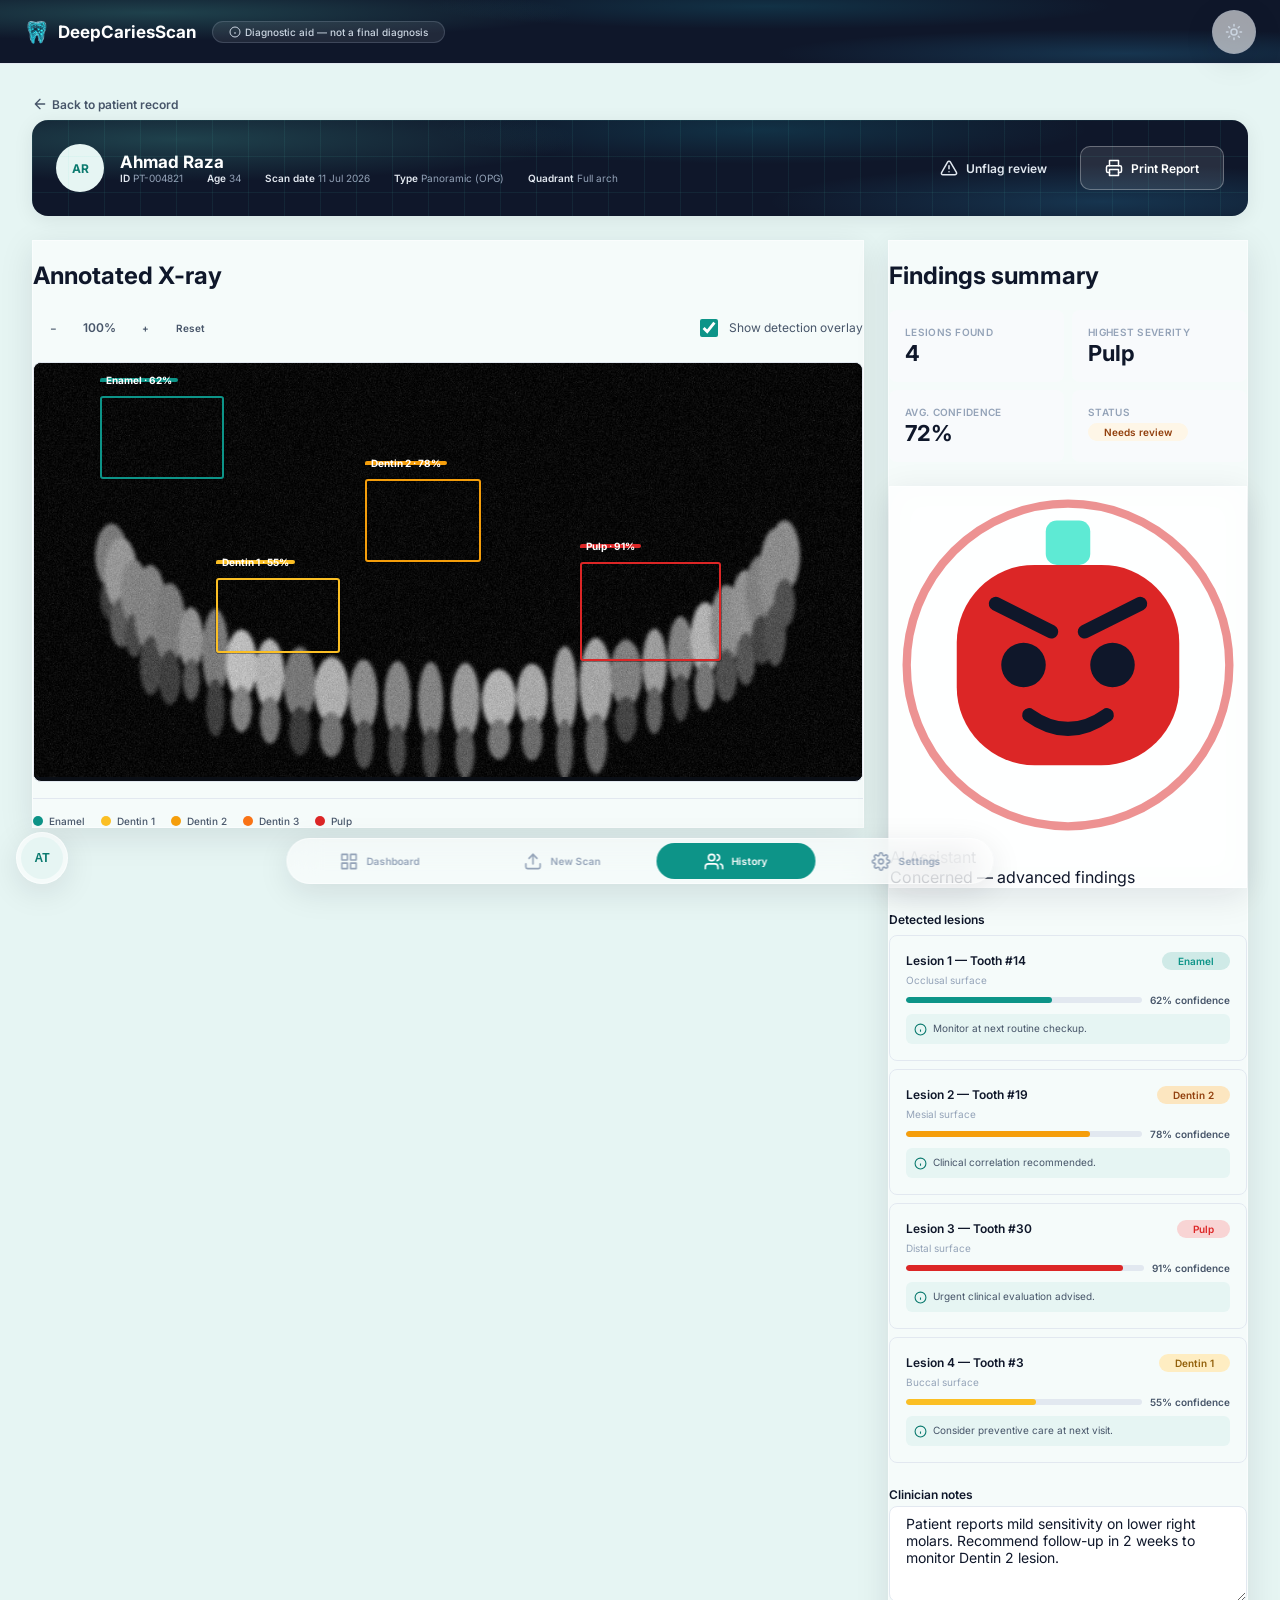
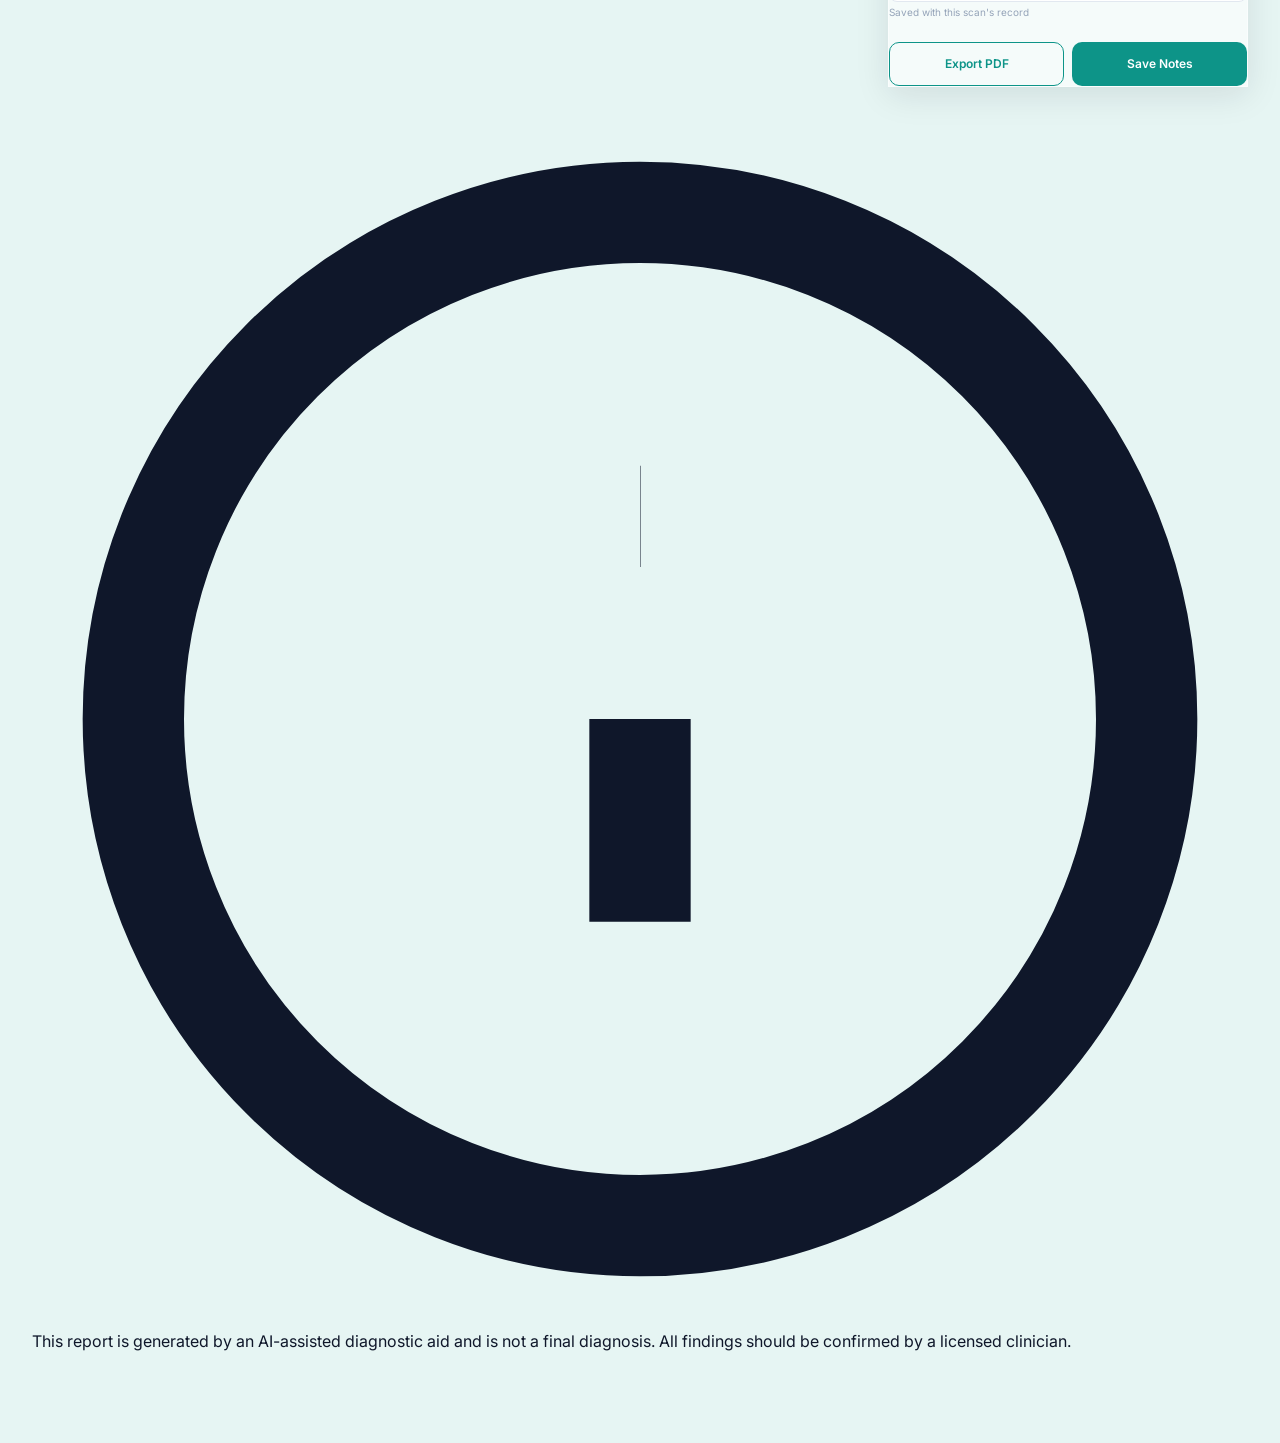
<file: ai-analysis.html>
<!DOCTYPE html>
<html lang="en">
<head>
<meta charset="UTF-8" />
<script>
  // Flash-safe theme init - runs before paint, before theme.js loads.
  // Full toggle logic lives in js/theme.js (added in the JS pass).
  (function () {
    var saved = localStorage.getItem('dcs-theme');
    var theme = saved || (window.matchMedia('(prefers-color-scheme: dark)').matches ? 'dark' : 'light');
    document.documentElement.setAttribute('data-theme', theme);
  })();
</script>
<meta name="viewport" content="width=device-width, initial-scale=1.0" />
<title>AI Analysis · DeepCariesScan</title>
<meta name="description" content="Full AI analysis report — annotated X-ray, detected lesions, and severity breakdown." />

<link rel="icon" type="image/png" href="img/logo.png" />
<link rel="preconnect" href="https://fonts.googleapis.com">
<link href="https://fonts.googleapis.com/css2?family=Inter:wght@400;500;600;700&display=swap" rel="stylesheet">

<link rel="stylesheet" href="css/components.css">
<link rel="stylesheet" href="css/app-shell.css">
<link rel="stylesheet" href="css/ai-analysis.css">
</head>
<body>

<div class="dcs-app dcs-app--no-sidebar">
  <div class="dcs-app__main">

    <!-- TOPBAR -->
    <header class="dcs-app__topbar dcs-mesh">
      <div class="dcs-app__topbar-brand">
        <img src="img/logo.png" alt="" />
        DeepCariesScan
      </div>
      <div class="dcs-navbar__disclaimer">
        <svg width="12" height="12" viewBox="0 0 24 24" fill="none" stroke="currentColor" stroke-width="2"><circle cx="12" cy="12" r="10"/><path d="M12 16v-4M12 8h.01"/></svg>
        Diagnostic aid — not a final diagnosis
      </div>
      <div class="dcs-app__topbar-right">
        <button class="dcs-theme-toggle dcs-glass dcs-focus-ring" id="themeToggle" type="button" aria-label="Toggle dark mode" aria-pressed="false">
          <svg class="dcs-theme-toggle__icon dcs-theme-toggle__icon--sun" viewBox="0 0 24 24" fill="none" stroke="currentColor" stroke-width="2" stroke-linecap="round" stroke-linejoin="round"><circle cx="12" cy="12" r="4"/><path d="M12 2v2M12 20v2M4.93 4.93l1.41 1.41M17.66 17.66l1.41 1.41M2 12h2M20 12h2M6.34 17.66l-1.41 1.41M19.07 4.93l-1.41 1.41"/></svg>
          <svg class="dcs-theme-toggle__icon dcs-theme-toggle__icon--moon" viewBox="0 0 24 24" fill="none" stroke="currentColor" stroke-width="2" stroke-linecap="round" stroke-linejoin="round"><path d="M21 12.79A9 9 0 1 1 11.21 3 7 7 0 0 0 21 12.79z"/></svg>
        </button>
      </div>
    </header>

    <main class="dcs-app__content dcs-fade-in">

      <a href="patient-details.html" class="dcs-report-banner__back dcs-focus-ring">
        <svg viewBox="0 0 24 24" fill="none" stroke="currentColor" stroke-width="2" stroke-linecap="round" stroke-linejoin="round"><path d="M19 12H5M12 19l-7-7 7-7"/></svg>
        Back to patient record
      </a>

      <!-- Patient / session context banner -->
      <div class="dcs-report-banner dcs-mesh">
        <div>
          <div class="dcs-report-banner__patient">
            <div class="dcs-patient-card__avatar" id="reportAvatar">AR</div>
            <div>
              <div class="dcs-report-banner__name" id="reportPatientName">Ahmad Raza</div>
              <div class="dcs-report-banner__meta">
                <span><strong>ID</strong> PT-004821</span>
                <span><strong>Age</strong> 34</span>
                <span><strong>Scan date</strong> 11 Jul 2026</span>
                <span><strong>Type</strong> Panoramic (OPG)</span>
                <span><strong>Quadrant</strong> Full arch</span>
              </div>
            </div>
          </div>
        </div>
        <div class="dcs-report-banner__actions">
          <button type="button" class="dcs-btn dcs-btn--ghost dcs-focus-ring" id="flagReviewBtn">
            <svg viewBox="0 0 24 24" fill="none" stroke="currentColor" stroke-width="2" stroke-linecap="round" stroke-linejoin="round"><path d="M10.29 3.86l-8.18 14.18A2 2 0 0 0 3.82 21h16.36a2 2 0 0 0 1.71-3.03L13.71 3.86a2 2 0 0 0-3.42 0z"/><path d="M12 9v4M12 17h.01"/></svg>
            Flag for review
          </button>
          <button type="button" class="dcs-btn dcs-btn--secondary dcs-focus-ring" id="printBtn">
            <svg viewBox="0 0 24 24" fill="none" stroke="currentColor" stroke-width="2" stroke-linecap="round" stroke-linejoin="round"><path d="M6 9V2h12v7"/><path d="M6 18H4a2 2 0 0 1-2-2v-5a2 2 0 0 1 2-2h16a2 2 0 0 1 2 2v5a2 2 0 0 1-2 2h-2"/><path d="M6 14h12v8H6z"/></svg>
            Print Report
          </button>
        </div>
      </div>

      <!-- Viewer + findings -->
      <div class="dcs-report-grid">

        <!-- Annotated image viewer -->
        <div class="dcs-panel dcs-glass">
          <div class="dcs-panel__header">
            <h2 class="dcs-panel__title">Annotated X-ray</h2>
          </div>

          <div class="dcs-viewer-toolbar">
            <div class="dcs-viewer-zoom">
              <button type="button" class="dcs-btn dcs-btn--ghost dcs-btn--small dcs-focus-ring" id="zoomOutBtn" aria-label="Zoom out">−</button>
              <span class="dcs-viewer-zoom__value" id="zoomValue">100%</span>
              <button type="button" class="dcs-btn dcs-btn--ghost dcs-btn--small dcs-focus-ring" id="zoomInBtn" aria-label="Zoom in">+</button>
              <button type="button" class="dcs-btn dcs-btn--ghost dcs-btn--small dcs-focus-ring" id="zoomResetBtn">Reset</button>
            </div>
            <label class="dcs-viewer-toggle">
              <input type="checkbox" id="overlayToggle" checked />
              Show detection overlay
            </label>
          </div>

          <div class="dcs-viewer-frame" id="viewerFrame">
            <div class="dcs-viewer-frame__inner" id="viewerInner">
              <img src="img/sample-xray.jpg" alt="Panoramic X-ray with AI-detected lesions annotated" id="xrayImg" />
              <!-- bounding boxes injected by ai-analysis.js -->
            </div>
          </div>

          <div class="dcs-legend" id="legend"></div>
        </div>

        <!-- Findings sidebar -->
        <div class="dcs-panel dcs-glass">
          <div class="dcs-panel__header">
            <h2 class="dcs-panel__title">Findings summary</h2>
          </div>

          <div class="dcs-report-stats">
            <div class="dcs-report-stat">
              <div class="dcs-report-stat__label">Lesions found</div>
              <div class="dcs-report-stat__value" id="statCount">—</div>
            </div>
            <div class="dcs-report-stat">
              <div class="dcs-report-stat__label">Highest severity</div>
              <div class="dcs-report-stat__value" id="statHighest">—</div>
            </div>
            <div class="dcs-report-stat">
              <div class="dcs-report-stat__label">Avg. confidence</div>
              <div class="dcs-report-stat__value" id="statConfidence">—</div>
            </div>
            <div class="dcs-report-stat">
              <div class="dcs-report-stat__label">Status</div>
              <div class="dcs-report-stat__value" id="statStatus" style="font-size:16px;">—</div>
            </div>
          </div>

          <div class="dcs-mascot-card dcs-glass" id="mascotCard" data-state="calm" style="margin-bottom: var(--space-4);">
            <svg class="dcs-mascot" viewBox="0 0 64 64" fill="none" xmlns="http://www.w3.org/2000/svg">
              <circle class="dcs-mascot__glow" cx="32" cy="32" r="29" stroke="var(--icy-mint)" stroke-width="1.5" opacity="0.5" fill="none"/>
              <rect class="dcs-mascot__face" x="12" y="14" width="40" height="36" rx="14" fill="var(--clinical-teal)"/>
              <circle cx="24" cy="32" r="4" fill="#0F172A"/>
              <circle cx="40" cy="32" r="4" fill="#0F172A"/>
              <path class="dcs-mascot__brow" id="browLeft" d="M19 24h10" stroke="#0F172A" stroke-width="2.5" stroke-linecap="round"/>
              <path class="dcs-mascot__brow" id="browRight" d="M35 24h10" stroke="#0F172A" stroke-width="2.5" stroke-linecap="round"/>
              <path d="M25 41q7 5 14 0" stroke="#0F172A" stroke-width="2.5" stroke-linecap="round" fill="none"/>
              <rect x="28" y="6" width="8" height="8" rx="2" fill="var(--icy-mint)"/>
            </svg>
            <div class="dcs-mascot-card__text">
              <div class="dcs-mascot-card__label">AI Assistant</div>
              <div class="dcs-mascot-card__state" id="mascotStateLabel">—</div>
            </div>
          </div>

          <h3 style="font-size:var(--text-small);font-weight:600;margin:0 0 8px;">Detected lesions</h3>
          <div id="findingsList"></div>

          <div class="dcs-report-notes">
            <div class="dcs-field">
              <label class="dcs-field__label" for="reportNotes">Clinician notes</label>
              <textarea class="dcs-textarea dcs-focus-ring" id="reportNotes" placeholder="Add observations or a follow-up plan…">Patient reports mild sensitivity on lower right molars. Recommend follow-up in 2 weeks to monitor Dentin 2 lesion.</textarea>
              <span class="dcs-field__helper">Saved with this scan's record</span>
            </div>
          </div>

          <div class="dcs-report-footer-actions">
            <button type="button" class="dcs-btn dcs-btn--secondary dcs-focus-ring" id="exportBtn">Export PDF</button>
            <button type="button" class="dcs-btn dcs-btn--primary dcs-focus-ring" id="saveNotesBtn">Save Notes</button>
          </div>
        </div>

      </div>

      <div class="dcs-disclaimer-inline" style="margin-top: var(--space-4);">
        <svg viewBox="0 0 24 24" fill="none" stroke="currentColor" stroke-width="2"><circle cx="12" cy="12" r="10"/><path d="M12 16v-4M12 8h.01"/></svg>
        <span>This report is generated by an AI-assisted diagnostic aid and is not a final diagnosis. All findings should be confirmed by a licensed clinician.</span>
      </div>

    </main>
  </div>
</div>

<!-- ==================================================================
     ACCOUNT MENU - bottom-left floating glass avatar (replaces top-right dropdown)
     ================================================================== -->
<div class="dcs-account-menu" id="accountMenu">
  <button class="dcs-account-menu__trigger dcs-glass dcs-focus-ring" id="avatarBtn" type="button" aria-haspopup="true" aria-expanded="false" aria-label="Account menu">
    <div class="dcs-patient-card__avatar">AT</div>
  </button>
  <div class="dcs-app__dropdown dcs-app__dropdown--up dcs-glass" id="avatarDropdown" hidden role="menu">
    <div class="dcs-app__dropdown-header">
      <div class="name">Dr. Ayesha Tariq</div>
      <div class="role">dr.ayesha@kcd.edu.pk</div>
    </div>
    <a href="doctor-profile.html" class="dcs-app__dropdown-item" role="menuitem">
      <svg viewBox="0 0 24 24" fill="none" stroke="currentColor" stroke-width="2"><path d="M20 21v-2a4 4 0 0 0-4-4H8a4 4 0 0 0-4 4v2"/><circle cx="12" cy="7" r="4"/></svg>
      Doctor Profile
    </a>
    <a href="settings.html" class="dcs-app__dropdown-item" role="menuitem">
      <svg viewBox="0 0 24 24" fill="none" stroke="currentColor" stroke-width="2"><circle cx="12" cy="12" r="3"/><path d="M19.4 15a1.65 1.65 0 0 0 .33 1.82l.06.06a2 2 0 1 1-2.83 2.83"/></svg>
      Settings
    </a>
    <a href="help.html" class="dcs-app__dropdown-item" role="menuitem">
      <svg viewBox="0 0 24 24" fill="none" stroke="currentColor" stroke-width="2"><circle cx="12" cy="12" r="10"/><path d="M9.09 9a3 3 0 0 1 5.83 1c0 2-3 2-3 4"/><path d="M12 17h.01"/></svg>
      Help &amp; About
    </a>
    <button class="dcs-app__dropdown-item dcs-app__dropdown-item--danger" id="logoutItem" role="menuitem">
      <svg viewBox="0 0 24 24" fill="none" stroke="currentColor" stroke-width="2"><path d="M9 21H5a2 2 0 0 1-2-2V5a2 2 0 0 1 2-2h4"/><path d="M16 17l5-5-5-5"/><path d="M21 12H9"/></svg>
      Log Out
    </button>
  </div>
</div>

<!-- ==================================================================
     FIXED GLASS PILL NAV - bottom center, all screen sizes
     ================================================================== -->
<nav class="dcs-pillnav dcs-glass" id="pillNav">
  <a href="dashboard.html" class="dcs-pillnav__item dcs-focus-ring" data-page="dashboard">
    <svg viewBox="0 0 24 24" fill="none" stroke="currentColor" stroke-width="2" stroke-linecap="round" stroke-linejoin="round"><rect x="3" y="3" width="7" height="7"/><rect x="14" y="3" width="7" height="7"/><rect x="14" y="14" width="7" height="7"/><rect x="3" y="14" width="7" height="7"/></svg>
    <span>Dashboard</span>
  </a>
  <a href="new-scan.html" class="dcs-pillnav__item dcs-focus-ring" data-page="new-scan">
    <svg viewBox="0 0 24 24" fill="none" stroke="currentColor" stroke-width="2" stroke-linecap="round" stroke-linejoin="round"><path d="M21 15v4a2 2 0 0 1-2 2H5a2 2 0 0 1-2-2v-4"/><path d="M17 8l-5-5-5 5"/><path d="M12 3v12"/></svg>
    <span>New Scan</span>
  </a>
  <a href="patient-history.html" class="dcs-pillnav__item dcs-focus-ring dcs-active" data-page="patient-history">
    <svg viewBox="0 0 24 24" fill="none" stroke="currentColor" stroke-width="2" stroke-linecap="round" stroke-linejoin="round"><path d="M17 21v-2a4 4 0 0 0-4-4H5a4 4 0 0 0-4 4v2"/><circle cx="9" cy="7" r="4"/><path d="M23 21v-2a4 4 0 0 0-3-3.87M16 3.13a4 4 0 0 1 0 7.75"/></svg>
    <span>History</span>
  </a>
  <a href="settings.html" class="dcs-pillnav__item dcs-focus-ring" data-page="settings">
    <svg viewBox="0 0 24 24" fill="none" stroke="currentColor" stroke-width="2" stroke-linecap="round" stroke-linejoin="round"><circle cx="12" cy="12" r="3"/><path d="M19.4 15a1.65 1.65 0 0 0 .33 1.82l.06.06a2 2 0 1 1-2.83 2.83l-.06-.06a1.65 1.65 0 0 0-1.82-.33 1.65 1.65 0 0 0-1 1.51V21a2 2 0 0 1-4 0v-.09A1.65 1.65 0 0 0 9 19.4a1.65 1.65 0 0 0-1.82.33l-.06.06a2 2 0 1 1-2.83-2.83l.06-.06a1.65 1.65 0 0 0 .33-1.82 1.65 1.65 0 0 0-1.51-1H3a2 2 0 0 1 0-4h.09A1.65 1.65 0 0 0 4.6 9a1.65 1.65 0 0 0-.33-1.82l-.06-.06a2 2 0 1 1 2.83-2.83l.06.06a1.65 1.65 0 0 0 1.82.33H9a1.65 1.65 0 0 0 1-1.51V3a2 2 0 0 1 4 0v.09a1.65 1.65 0 0 0 1 1.51 1.65 1.65 0 0 0 1.82-.33l.06-.06a2 2 0 1 1 2.83 2.83l-.06.06a1.65 1.65 0 0 0-.33 1.82V9a1.65 1.65 0 0 0 1.51 1H21a2 2 0 0 1 0 4h-.09a1.65 1.65 0 0 0-1.51 1z"/></svg>
    <span>Settings</span>
  </a>
</nav>

<script src="js/theme.js"></script>
<script src="js/components.js"></script>
<script src="js/app-shell.js"></script>
<script src="js/ai-analysis.js"></script>
</body>
</html>
</file>
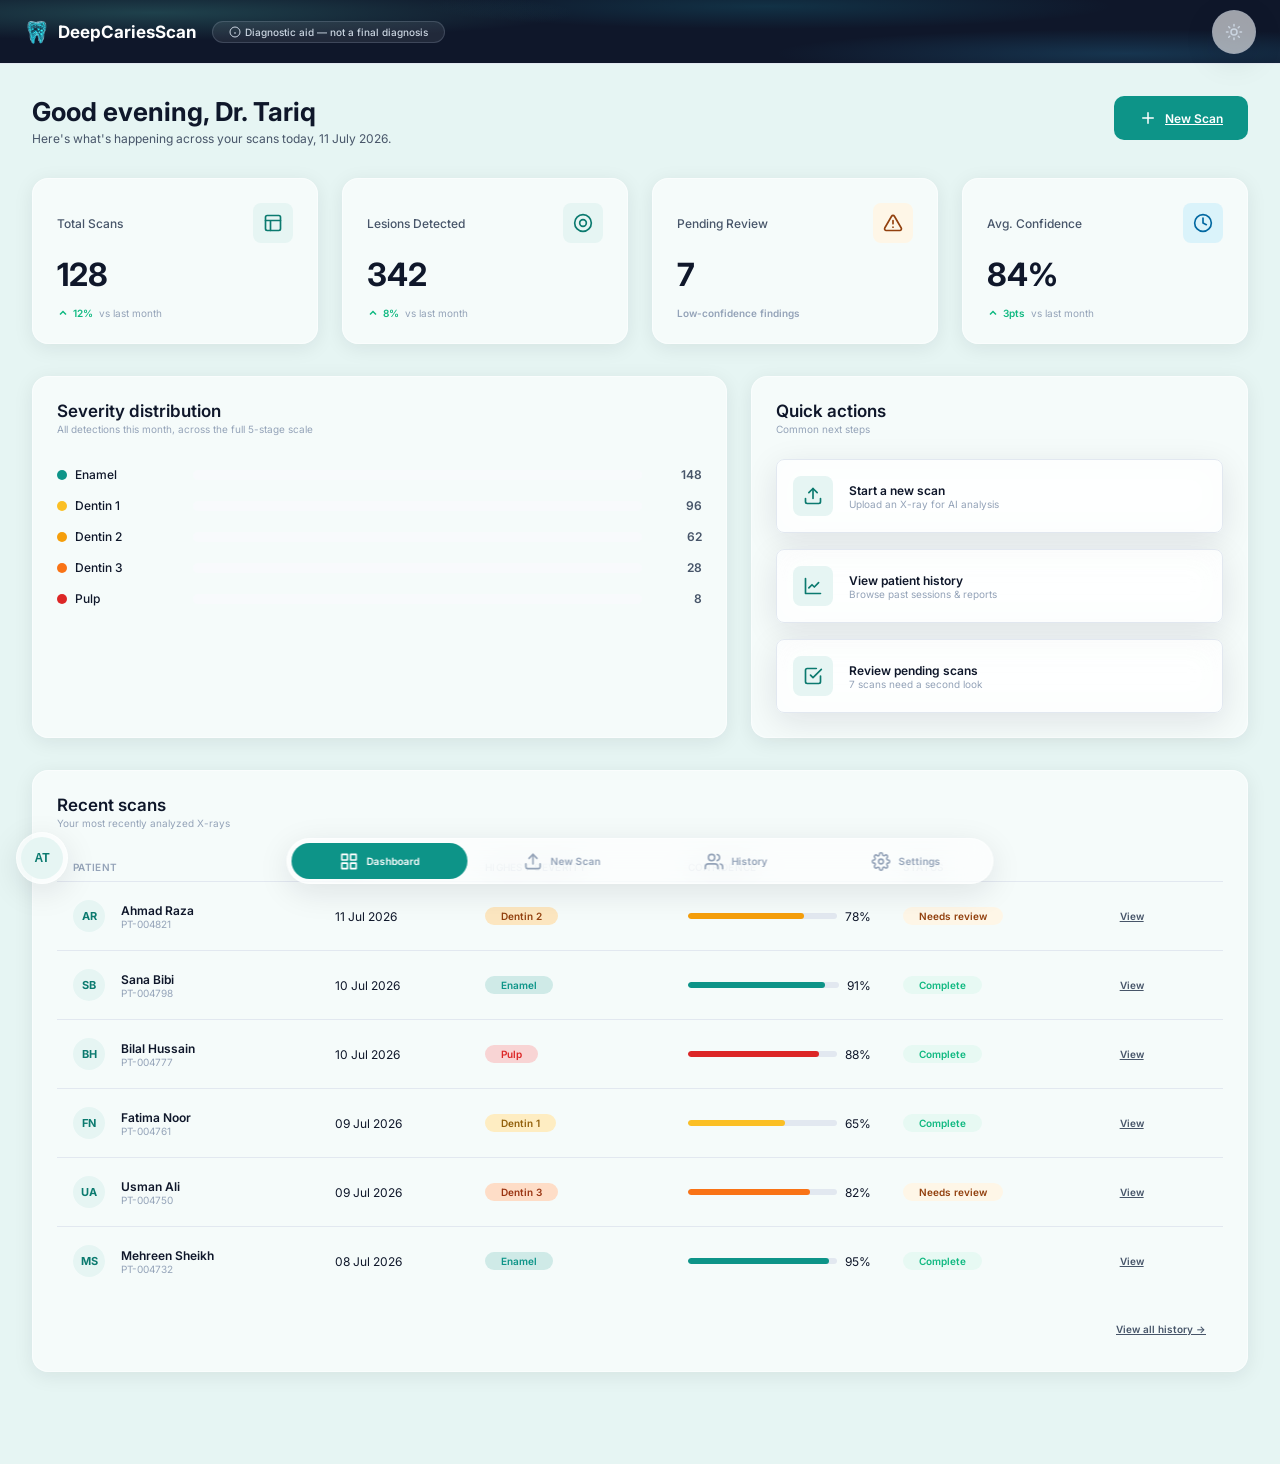
<file: dashboard.html>
<!DOCTYPE html>
<html lang="en">
<head>
<meta charset="UTF-8" />
<script>
  // Flash-safe theme init - runs before paint, before theme.js loads.
  // Full toggle logic lives in js/theme.js (added in the JS pass).
  (function () {
    var saved = localStorage.getItem('dcs-theme');
    var theme = saved || (window.matchMedia('(prefers-color-scheme: dark)').matches ? 'dark' : 'light');
    document.documentElement.setAttribute('data-theme', theme);
  })();
</script>
<meta name="viewport" content="width=device-width, initial-scale=1.0" />
<title>Dashboard · DeepCariesScan</title>
<meta name="description" content="DeepCariesScan clinician dashboard — recent scans, severity overview, and quick actions." />

<link rel="icon" type="image/png" href="img/logo.png" />
<link rel="preconnect" href="https://fonts.googleapis.com">
<link href="https://fonts.googleapis.com/css2?family=Inter:wght@400;500;600;700&display=swap" rel="stylesheet">

<!-- Shared tokens/components -->
<link rel="stylesheet" href="css/components.css">
<!-- Shared app shell (sidebar / topbar / bottom nav) — reused on every logged-in page -->
<link rel="stylesheet" href="css/app-shell.css">
<!-- Dashboard-only styles -->
<link rel="stylesheet" href="css/dashboard.css">
</head>
<body>

<div class="dcs-app dcs-app--no-sidebar">
  <!-- ==================================================================
       MAIN COLUMN
       ================================================================== -->
  <div class="dcs-app__main">

    <!-- Slim topbar: disclaimer (desktop) / brand (mobile) + avatar menu -->
    <header class="dcs-app__topbar dcs-mesh">
      <div class="dcs-app__topbar-brand">
        <img src="img/logo.png" alt="" />
        DeepCariesScan
      </div>

      <div class="dcs-navbar__disclaimer">
        <svg width="12" height="12" viewBox="0 0 24 24" fill="none" stroke="currentColor" stroke-width="2"><circle cx="12" cy="12" r="10"/><path d="M12 16v-4M12 8h.01"/></svg>
        Diagnostic aid — not a final diagnosis
      </div>

      <div class="dcs-app__topbar-right">
        <button class="dcs-theme-toggle dcs-glass dcs-focus-ring" id="themeToggle" type="button" aria-label="Toggle dark mode" aria-pressed="false">
          <svg class="dcs-theme-toggle__icon dcs-theme-toggle__icon--sun" viewBox="0 0 24 24" fill="none" stroke="currentColor" stroke-width="2" stroke-linecap="round" stroke-linejoin="round"><circle cx="12" cy="12" r="4"/><path d="M12 2v2M12 20v2M4.93 4.93l1.41 1.41M17.66 17.66l1.41 1.41M2 12h2M20 12h2M6.34 17.66l-1.41 1.41M19.07 4.93l-1.41 1.41"/></svg>
          <svg class="dcs-theme-toggle__icon dcs-theme-toggle__icon--moon" viewBox="0 0 24 24" fill="none" stroke="currentColor" stroke-width="2" stroke-linecap="round" stroke-linejoin="round"><path d="M21 12.79A9 9 0 1 1 11.21 3 7 7 0 0 0 21 12.79z"/></svg>
        </button>
      </div>
    </header>

    <!-- ================================================================
         DASHBOARD CONTENT
         ================================================================ -->
    <main class="dcs-app__content dcs-fade-in">

      <div class="dcs-page-header">
        <div>
          <h1 id="greeting">Good morning, Dr. Tariq</h1>
          <p>Here's what's happening across your scans today, 11 July 2026.</p>
        </div>
        <a href="new-scan.html" class="dcs-btn dcs-btn--primary dcs-focus-ring">
          <svg viewBox="0 0 24 24" fill="none" stroke="currentColor" stroke-width="2" stroke-linecap="round"><path d="M12 5v14M5 12h14"/></svg>
          New Scan
        </a>
      </div>

      <!-- Stat cards -->
      <div class="dcs-stat-grid">
        <div class="dcs-stat-card dcs-glass">
          <div class="dcs-stat-card__top">
            <span class="dcs-stat-card__label">Total Scans</span>
            <span class="dcs-stat-card__icon">
              <svg viewBox="0 0 24 24" fill="none" stroke="currentColor" stroke-width="2" stroke-linecap="round" stroke-linejoin="round"><rect x="3" y="3" width="18" height="18" rx="2"/><path d="M3 9h18M9 21V9"/></svg>
            </span>
          </div>
          <div class="dcs-stat-card__value" data-count="128">0</div>
          <div class="dcs-stat-card__trend dcs-stat-card__trend--up">
            <svg viewBox="0 0 24 24" fill="none" stroke="currentColor" stroke-width="3"><path d="M18 15l-6-6-6 6"/></svg>
            12%<span class="dcs-stat-card__trend-context">vs last month</span>
          </div>
        </div>

        <div class="dcs-stat-card dcs-glass">
          <div class="dcs-stat-card__top">
            <span class="dcs-stat-card__label">Lesions Detected</span>
            <span class="dcs-stat-card__icon">
              <svg viewBox="0 0 24 24" fill="none" stroke="currentColor" stroke-width="2" stroke-linecap="round" stroke-linejoin="round"><circle cx="12" cy="12" r="10"/><circle cx="12" cy="12" r="4"/></svg>
            </span>
          </div>
          <div class="dcs-stat-card__value" data-count="342">0</div>
          <div class="dcs-stat-card__trend dcs-stat-card__trend--up">
            <svg viewBox="0 0 24 24" fill="none" stroke="currentColor" stroke-width="3"><path d="M18 15l-6-6-6 6"/></svg>
            8%<span class="dcs-stat-card__trend-context">vs last month</span>
          </div>
        </div>

        <div class="dcs-stat-card dcs-glass">
          <div class="dcs-stat-card__top">
            <span class="dcs-stat-card__label">Pending Review</span>
            <span class="dcs-stat-card__icon dcs-stat-card__icon--warning">
              <svg viewBox="0 0 24 24" fill="none" stroke="currentColor" stroke-width="2" stroke-linecap="round" stroke-linejoin="round"><path d="M10.29 3.86l-8.18 14.18A2 2 0 0 0 3.82 21h16.36a2 2 0 0 0 1.71-3.03L13.71 3.86a2 2 0 0 0-3.42 0z"/><path d="M12 9v4M12 17h.01"/></svg>
            </span>
          </div>
          <div class="dcs-stat-card__value" data-count="7">0</div>
          <div class="dcs-stat-card__trend dcs-stat-card__trend--flat">Low-confidence findings</div>
        </div>

        <div class="dcs-stat-card dcs-glass">
          <div class="dcs-stat-card__top">
            <span class="dcs-stat-card__label">Avg. Confidence</span>
            <span class="dcs-stat-card__icon dcs-stat-card__icon--info">
              <svg viewBox="0 0 24 24" fill="none" stroke="currentColor" stroke-width="2" stroke-linecap="round" stroke-linejoin="round"><circle cx="12" cy="12" r="10"/><path d="M12 6v6l4 2"/></svg>
            </span>
          </div>
          <div class="dcs-stat-card__value"><span data-count="84">0</span>%</div>
          <div class="dcs-stat-card__trend dcs-stat-card__trend--up">
            <svg viewBox="0 0 24 24" fill="none" stroke="currentColor" stroke-width="3"><path d="M18 15l-6-6-6 6"/></svg>
            3pts<span class="dcs-stat-card__trend-context">vs last month</span>
          </div>
        </div>
      </div>

      <!-- Severity distribution + quick actions -->
      <div class="dcs-dash-grid">
        <div class="dcs-panel dcs-glass">
          <div class="dcs-panel__header">
            <div>
              <h2 class="dcs-panel__title">Severity distribution</h2>
              <p class="dcs-panel__subtitle">All detections this month, across the full 5-stage scale</p>
            </div>
          </div>
          <div id="severityRows"><!-- populated by dashboard.js --></div>
        </div>

        <div class="dcs-panel dcs-glass">
          <div class="dcs-panel__header">
            <div>
              <h2 class="dcs-panel__title">Quick actions</h2>
              <p class="dcs-panel__subtitle">Common next steps</p>
            </div>
          </div>
          <div class="dcs-quick-actions">
            <a href="new-scan.html" class="dcs-quick-action dcs-glass dcs-focus-ring">
              <span class="dcs-quick-action__icon">
                <svg viewBox="0 0 24 24" fill="none" stroke="currentColor" stroke-width="2" stroke-linecap="round" stroke-linejoin="round"><path d="M21 15v4a2 2 0 0 1-2 2H5a2 2 0 0 1-2-2v-4"/><path d="M17 8l-5-5-5 5"/><path d="M12 3v12"/></svg>
              </span>
              <span>
                <div class="dcs-quick-action__title">Start a new scan</div>
                <div class="dcs-quick-action__desc">Upload an X-ray for AI analysis</div>
              </span>
            </a>
            <a href="patient-history.html" class="dcs-quick-action dcs-glass dcs-focus-ring">
              <span class="dcs-quick-action__icon">
                <svg viewBox="0 0 24 24" fill="none" stroke="currentColor" stroke-width="2" stroke-linecap="round" stroke-linejoin="round"><path d="M3 3v18h18"/><path d="M18.7 8l-5.1 5.2-2.8-2.7L7 14.3"/></svg>
              </span>
              <span>
                <div class="dcs-quick-action__title">View patient history</div>
                <div class="dcs-quick-action__desc">Browse past sessions &amp; reports</div>
              </span>
            </a>
            <a href="#" class="dcs-quick-action dcs-glass dcs-focus-ring" id="reviewQueueAction">
              <span class="dcs-quick-action__icon">
                <svg viewBox="0 0 24 24" fill="none" stroke="currentColor" stroke-width="2" stroke-linecap="round" stroke-linejoin="round"><path d="M9 11l3 3L22 4"/><path d="M21 12v7a2 2 0 0 1-2 2H5a2 2 0 0 1-2-2V5a2 2 0 0 1 2-2h11"/></svg>
              </span>
              <span>
                <div class="dcs-quick-action__title">Review pending scans</div>
                <div class="dcs-quick-action__desc">7 scans need a second look</div>
              </span>
            </a>
          </div>
        </div>
      </div>

      <!-- Recent scans -->
      <div class="dcs-panel dcs-glass">
        <div class="dcs-panel__header">
          <div>
            <h2 class="dcs-panel__title">Recent scans</h2>
            <p class="dcs-panel__subtitle">Your most recently analyzed X-rays</p>
          </div>
        </div>
        <div class="dcs-table-wrap">
          <table class="dcs-table">
            <thead>
              <tr>
                <th>Patient</th>
                <th>Date</th>
                <th>Highest severity</th>
                <th>Confidence</th>
                <th>Status</th>
                <th></th>
              </tr>
            </thead>
            <tbody id="recentScansBody"><!-- populated by dashboard.js --></tbody>
          </table>
        </div>
        <div class="dcs-panel__footer">
          <a href="patient-history.html" class="dcs-btn dcs-btn--ghost dcs-btn--small dcs-focus-ring">View all history →</a>
        </div>
      </div>

    </main>
  </div>
</div>

<!-- ==================================================================
     ACCOUNT MENU - bottom-left floating glass avatar (replaces top-right dropdown)
     ================================================================== -->
<div class="dcs-account-menu" id="accountMenu">
  <button class="dcs-account-menu__trigger dcs-glass dcs-focus-ring" id="avatarBtn" type="button" aria-haspopup="true" aria-expanded="false" aria-label="Account menu">
    <div class="dcs-patient-card__avatar">AT</div>
  </button>
  <div class="dcs-app__dropdown dcs-app__dropdown--up dcs-glass" id="avatarDropdown" hidden role="menu">
    <div class="dcs-app__dropdown-header">
      <div class="name">Dr. Ayesha Tariq</div>
      <div class="role">dr.ayesha@kcd.edu.pk</div>
    </div>
    <a href="doctor-profile.html" class="dcs-app__dropdown-item" role="menuitem">
      <svg viewBox="0 0 24 24" fill="none" stroke="currentColor" stroke-width="2"><path d="M20 21v-2a4 4 0 0 0-4-4H8a4 4 0 0 0-4 4v2"/><circle cx="12" cy="7" r="4"/></svg>
      Doctor Profile
    </a>
    <a href="settings.html" class="dcs-app__dropdown-item" role="menuitem">
      <svg viewBox="0 0 24 24" fill="none" stroke="currentColor" stroke-width="2"><circle cx="12" cy="12" r="3"/><path d="M19.4 15a1.65 1.65 0 0 0 .33 1.82l.06.06a2 2 0 1 1-2.83 2.83"/></svg>
      Settings
    </a>
    <a href="help.html" class="dcs-app__dropdown-item" role="menuitem">
      <svg viewBox="0 0 24 24" fill="none" stroke="currentColor" stroke-width="2"><circle cx="12" cy="12" r="10"/><path d="M9.09 9a3 3 0 0 1 5.83 1c0 2-3 2-3 4"/><path d="M12 17h.01"/></svg>
      Help &amp; About
    </a>
    <button class="dcs-app__dropdown-item dcs-app__dropdown-item--danger" id="logoutItem" role="menuitem">
      <svg viewBox="0 0 24 24" fill="none" stroke="currentColor" stroke-width="2"><path d="M9 21H5a2 2 0 0 1-2-2V5a2 2 0 0 1 2-2h4"/><path d="M16 17l5-5-5-5"/><path d="M21 12H9"/></svg>
      Log Out
    </button>
  </div>
</div>

<!-- ==================================================================
     FIXED GLASS PILL NAV - bottom center, all screen sizes
     ================================================================== -->
<nav class="dcs-pillnav dcs-glass" id="pillNav">
  <a href="dashboard.html" class="dcs-pillnav__item dcs-focus-ring dcs-active" data-page="dashboard">
    <svg viewBox="0 0 24 24" fill="none" stroke="currentColor" stroke-width="2" stroke-linecap="round" stroke-linejoin="round"><rect x="3" y="3" width="7" height="7"/><rect x="14" y="3" width="7" height="7"/><rect x="14" y="14" width="7" height="7"/><rect x="3" y="14" width="7" height="7"/></svg>
    <span>Dashboard</span>
  </a>
  <a href="new-scan.html" class="dcs-pillnav__item dcs-focus-ring" data-page="new-scan">
    <svg viewBox="0 0 24 24" fill="none" stroke="currentColor" stroke-width="2" stroke-linecap="round" stroke-linejoin="round"><path d="M21 15v4a2 2 0 0 1-2 2H5a2 2 0 0 1-2-2v-4"/><path d="M17 8l-5-5-5 5"/><path d="M12 3v12"/></svg>
    <span>New Scan</span>
  </a>
  <a href="patient-history.html" class="dcs-pillnav__item dcs-focus-ring" data-page="patient-history">
    <svg viewBox="0 0 24 24" fill="none" stroke="currentColor" stroke-width="2" stroke-linecap="round" stroke-linejoin="round"><path d="M17 21v-2a4 4 0 0 0-4-4H5a4 4 0 0 0-4 4v2"/><circle cx="9" cy="7" r="4"/><path d="M23 21v-2a4 4 0 0 0-3-3.87M16 3.13a4 4 0 0 1 0 7.75"/></svg>
    <span>History</span>
  </a>
  <a href="settings.html" class="dcs-pillnav__item dcs-focus-ring" data-page="settings">
    <svg viewBox="0 0 24 24" fill="none" stroke="currentColor" stroke-width="2" stroke-linecap="round" stroke-linejoin="round"><circle cx="12" cy="12" r="3"/><path d="M19.4 15a1.65 1.65 0 0 0 .33 1.82l.06.06a2 2 0 1 1-2.83 2.83l-.06-.06a1.65 1.65 0 0 0-1.82-.33 1.65 1.65 0 0 0-1 1.51V21a2 2 0 0 1-4 0v-.09A1.65 1.65 0 0 0 9 19.4a1.65 1.65 0 0 0-1.82.33l-.06.06a2 2 0 1 1-2.83-2.83l.06-.06a1.65 1.65 0 0 0 .33-1.82 1.65 1.65 0 0 0-1.51-1H3a2 2 0 0 1 0-4h.09A1.65 1.65 0 0 0 4.6 9a1.65 1.65 0 0 0-.33-1.82l-.06-.06a2 2 0 1 1 2.83-2.83l.06.06a1.65 1.65 0 0 0 1.82.33H9a1.65 1.65 0 0 0 1-1.51V3a2 2 0 0 1 4 0v.09a1.65 1.65 0 0 0 1 1.51 1.65 1.65 0 0 0 1.82-.33l.06-.06a2 2 0 1 1 2.83 2.83l-.06.06a1.65 1.65 0 0 0-.33 1.82V9a1.65 1.65 0 0 0 1.51 1H21a2 2 0 0 1 0 4h-.09a1.65 1.65 0 0 0-1.51 1z"/></svg>
    <span>Settings</span>
  </a>
</nav>

<script src="js/theme.js"></script>
<script src="js/components.js"></script>
<script src="js/app-shell.js"></script>
<script src="js/dashboard.js"></script>
</body>
</html>
</file>
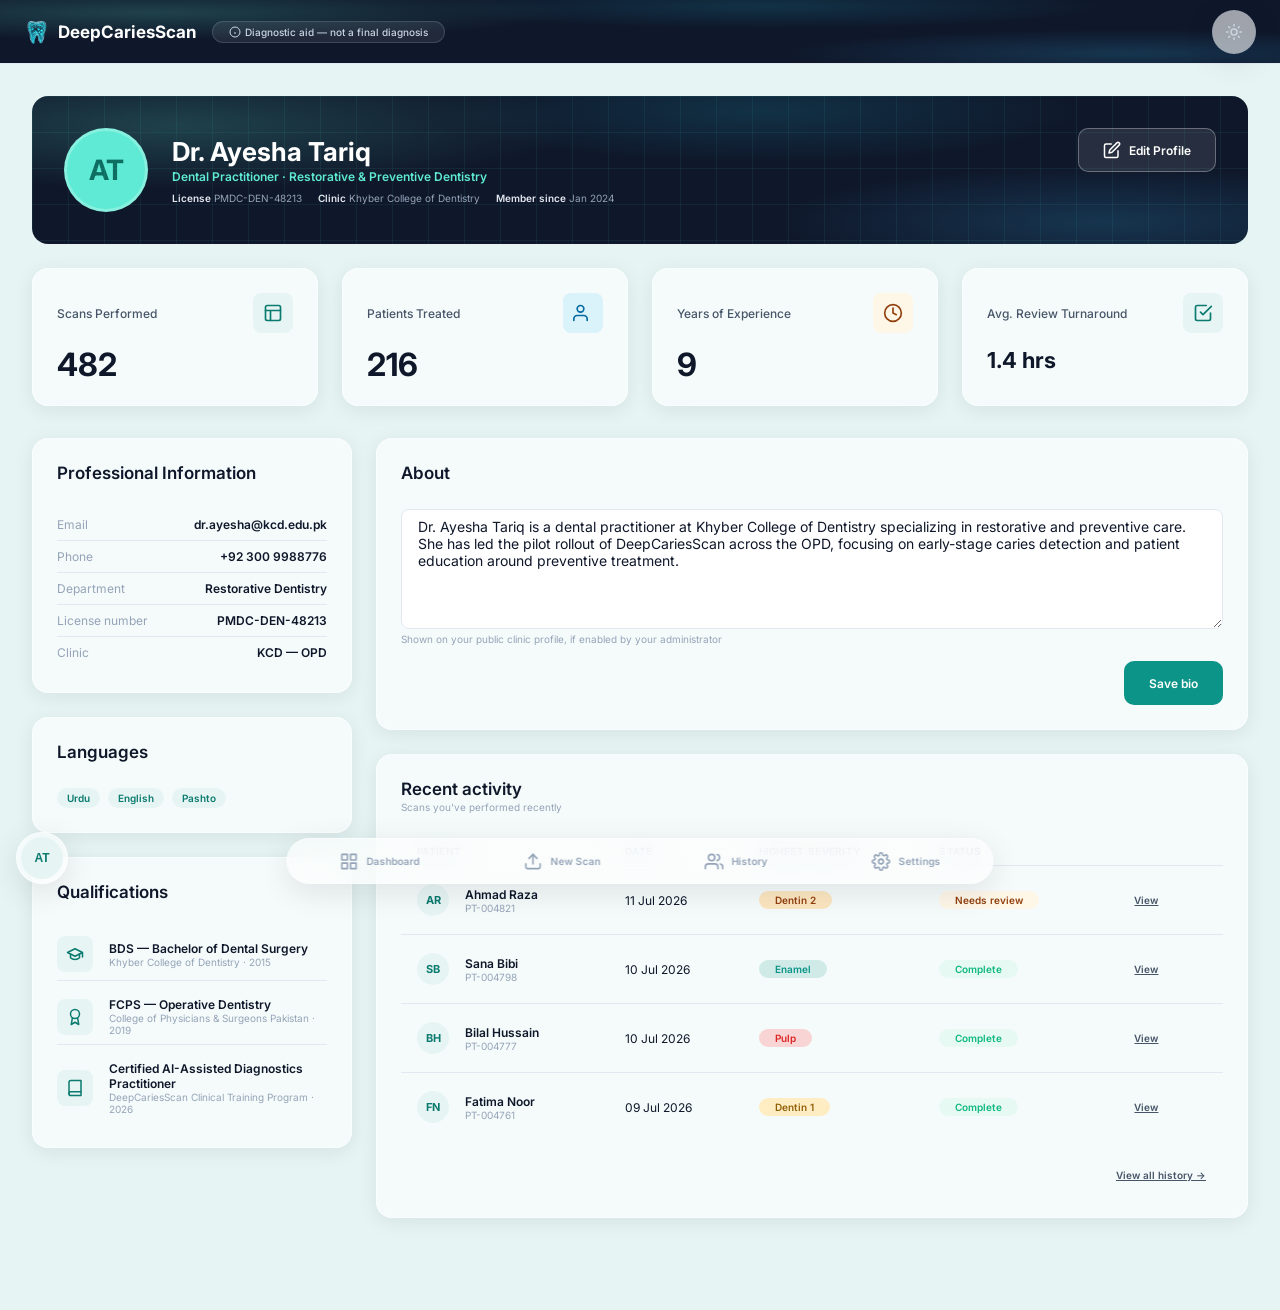
<file: doctor-profile.html>
<!DOCTYPE html>
<html lang="en">
<head>
<meta charset="UTF-8" />
<script>
  // Flash-safe theme init - runs before paint, before theme.js loads.
  // Full toggle logic lives in js/theme.js (added in the JS pass).
  (function () {
    var saved = localStorage.getItem('dcs-theme');
    var theme = saved || (window.matchMedia('(prefers-color-scheme: dark)').matches ? 'dark' : 'light');
    document.documentElement.setAttribute('data-theme', theme);
  })();
</script>
<meta name="viewport" content="width=device-width, initial-scale=1.0" />
<title>Doctor Profile · DeepCariesScan</title>
<meta name="description" content="Your professional profile, stats, and recent activity in DeepCariesScan." />

<link rel="icon" type="image/png" href="img/logo.png" />
<link rel="preconnect" href="https://fonts.googleapis.com">
<link href="https://fonts.googleapis.com/css2?family=Inter:wght@400;500;600;700&display=swap" rel="stylesheet">

<link rel="stylesheet" href="css/components.css">
<link rel="stylesheet" href="css/app-shell.css">
<link rel="stylesheet" href="css/dashboard.css"><!-- shared .dcs-page-header / .dcs-panel / .dcs-stat-card / .dcs-table -->
<link rel="stylesheet" href="css/doctor-profile.css">
</head>
<body>

<div class="dcs-app dcs-app--no-sidebar">
  <div class="dcs-app__main">

    <!-- TOPBAR -->
    <header class="dcs-app__topbar dcs-mesh">
      <div class="dcs-app__topbar-brand">
        <img src="img/logo.png" alt="" />
        DeepCariesScan
      </div>
      <div class="dcs-navbar__disclaimer">
        <svg width="12" height="12" viewBox="0 0 24 24" fill="none" stroke="currentColor" stroke-width="2"><circle cx="12" cy="12" r="10"/><path d="M12 16v-4M12 8h.01"/></svg>
        Diagnostic aid — not a final diagnosis
      </div>
      <div class="dcs-app__topbar-right">
        <button class="dcs-theme-toggle dcs-glass dcs-focus-ring" id="themeToggle" type="button" aria-label="Toggle dark mode" aria-pressed="false">
          <svg class="dcs-theme-toggle__icon dcs-theme-toggle__icon--sun" viewBox="0 0 24 24" fill="none" stroke="currentColor" stroke-width="2" stroke-linecap="round" stroke-linejoin="round"><circle cx="12" cy="12" r="4"/><path d="M12 2v2M12 20v2M4.93 4.93l1.41 1.41M17.66 17.66l1.41 1.41M2 12h2M20 12h2M6.34 17.66l-1.41 1.41M19.07 4.93l-1.41 1.41"/></svg>
          <svg class="dcs-theme-toggle__icon dcs-theme-toggle__icon--moon" viewBox="0 0 24 24" fill="none" stroke="currentColor" stroke-width="2" stroke-linecap="round" stroke-linejoin="round"><path d="M21 12.79A9 9 0 1 1 11.21 3 7 7 0 0 0 21 12.79z"/></svg>
        </button>
      </div>
    </header>

    <main class="dcs-app__content dcs-fade-in">

      <!-- Profile banner -->
      <div class="dcs-doc-banner dcs-mesh">
        <div class="dcs-doc-banner__main">
          <div class="dcs-doc-banner__avatar">AT</div>
          <div>
            <h1 class="dcs-doc-banner__name">Dr. Ayesha Tariq</h1>
            <div class="dcs-doc-banner__title">Dental Practitioner · Restorative &amp; Preventive Dentistry</div>
            <div class="dcs-doc-banner__tags">
              <span><strong>License</strong> PMDC-DEN-48213</span>
              <span><strong>Clinic</strong> Khyber College of Dentistry</span>
              <span><strong>Member since</strong> Jan 2024</span>
            </div>
          </div>
        </div>
        <div class="dcs-doc-banner__actions">
          <button type="button" class="dcs-btn dcs-btn--secondary dcs-focus-ring" id="editProfileBtn">
            <svg viewBox="0 0 24 24" fill="none" stroke="currentColor" stroke-width="2" stroke-linecap="round" stroke-linejoin="round"><path d="M11 4H4a2 2 0 0 0-2 2v14a2 2 0 0 0 2 2h14a2 2 0 0 0 2-2v-7"/><path d="M18.5 2.5a2.12 2.12 0 0 1 3 3L12 15l-4 1 1-4 9.5-9.5z"/></svg>
            Edit Profile
          </button>
        </div>
      </div>

      <!-- Stats -->
      <div class="dcs-stat-grid">
        <div class="dcs-stat-card dcs-glass">
          <div class="dcs-stat-card__top">
            <span class="dcs-stat-card__label">Scans Performed</span>
            <span class="dcs-stat-card__icon">
              <svg viewBox="0 0 24 24" fill="none" stroke="currentColor" stroke-width="2" stroke-linecap="round" stroke-linejoin="round"><rect x="3" y="3" width="18" height="18" rx="2"/><path d="M3 9h18M9 21V9"/></svg>
            </span>
          </div>
          <div class="dcs-stat-card__value" data-count="482">0</div>
        </div>
        <div class="dcs-stat-card dcs-glass">
          <div class="dcs-stat-card__top">
            <span class="dcs-stat-card__label">Patients Treated</span>
            <span class="dcs-stat-card__icon dcs-stat-card__icon--info">
              <svg viewBox="0 0 24 24" fill="none" stroke="currentColor" stroke-width="2" stroke-linecap="round" stroke-linejoin="round"><path d="M17 21v-2a4 4 0 0 0-4-4H5a4 4 0 0 0-4 4v2"/><circle cx="9" cy="7" r="4"/></svg>
            </span>
          </div>
          <div class="dcs-stat-card__value" data-count="216">0</div>
        </div>
        <div class="dcs-stat-card dcs-glass">
          <div class="dcs-stat-card__top">
            <span class="dcs-stat-card__label">Years of Experience</span>
            <span class="dcs-stat-card__icon dcs-stat-card__icon--warning">
              <svg viewBox="0 0 24 24" fill="none" stroke="currentColor" stroke-width="2" stroke-linecap="round" stroke-linejoin="round"><circle cx="12" cy="12" r="10"/><path d="M12 6v6l4 2"/></svg>
            </span>
          </div>
          <div class="dcs-stat-card__value" data-count="9">0</div>
        </div>
        <div class="dcs-stat-card dcs-glass">
          <div class="dcs-stat-card__top">
            <span class="dcs-stat-card__label">Avg. Review Turnaround</span>
            <span class="dcs-stat-card__icon">
              <svg viewBox="0 0 24 24" fill="none" stroke="currentColor" stroke-width="2" stroke-linecap="round" stroke-linejoin="round"><path d="M9 11l3 3L22 4"/><path d="M21 12v7a2 2 0 0 1-2 2H5a2 2 0 0 1-2-2V5a2 2 0 0 1 2-2h11"/></svg>
            </span>
          </div>
          <div class="dcs-stat-card__value" style="font-size:22px;">1.4 hrs</div>
        </div>
      </div>

      <!-- Two-column: professional info + bio/qualifications/activity -->
      <div class="dcs-profile-grid">

        <div class="dcs-workspace__col">
          <div class="dcs-panel dcs-glass">
            <div class="dcs-panel__header"><h2 class="dcs-panel__title">Professional Information</h2></div>
            <div class="dcs-info-row"><span class="dcs-info-row__label">Email</span><span class="dcs-info-row__value">dr.ayesha@kcd.edu.pk</span></div>
            <div class="dcs-info-row"><span class="dcs-info-row__label">Phone</span><span class="dcs-info-row__value">+92 300 9988776</span></div>
            <div class="dcs-info-row"><span class="dcs-info-row__label">Department</span><span class="dcs-info-row__value">Restorative Dentistry</span></div>
            <div class="dcs-info-row"><span class="dcs-info-row__label">License number</span><span class="dcs-info-row__value">PMDC-DEN-48213</span></div>
            <div class="dcs-info-row"><span class="dcs-info-row__label">Clinic</span><span class="dcs-info-row__value">KCD — OPD</span></div>
          </div>

          <div class="dcs-panel dcs-glass" style="margin-top: var(--space-4);">
            <div class="dcs-panel__header"><h2 class="dcs-panel__title">Languages</h2></div>
            <div class="dcs-lang-tags">
              <span class="dcs-lang-tag">Urdu</span>
              <span class="dcs-lang-tag">English</span>
              <span class="dcs-lang-tag">Pashto</span>
            </div>
          </div>

          <div class="dcs-panel dcs-glass" style="margin-top: var(--space-4);">
            <div class="dcs-panel__header"><h2 class="dcs-panel__title">Qualifications</h2></div>
            <div class="dcs-qual-list">
              <div class="dcs-qual-item">
                <span class="dcs-qual-item__icon">
                  <svg viewBox="0 0 24 24" fill="none" stroke="currentColor" stroke-width="2" stroke-linecap="round" stroke-linejoin="round"><path d="M22 10v6M2 10l10-5 10 5-10 5-10-5z"/><path d="M6 12v5c3 3 9 3 12 0v-5"/></svg>
                </span>
                <div>
                  <div class="dcs-qual-item__title">BDS — Bachelor of Dental Surgery</div>
                  <div class="dcs-qual-item__meta">Khyber College of Dentistry · 2015</div>
                </div>
              </div>
              <div class="dcs-qual-item">
                <span class="dcs-qual-item__icon">
                  <svg viewBox="0 0 24 24" fill="none" stroke="currentColor" stroke-width="2" stroke-linecap="round" stroke-linejoin="round"><circle cx="12" cy="8" r="6"/><path d="M15.5 13.5L17 22l-5-3-5 3 1.5-8.5"/></svg>
                </span>
                <div>
                  <div class="dcs-qual-item__title">FCPS — Operative Dentistry</div>
                  <div class="dcs-qual-item__meta">College of Physicians &amp; Surgeons Pakistan · 2019</div>
                </div>
              </div>
              <div class="dcs-qual-item">
                <span class="dcs-qual-item__icon">
                  <svg viewBox="0 0 24 24" fill="none" stroke="currentColor" stroke-width="2" stroke-linecap="round" stroke-linejoin="round"><path d="M4 19.5A2.5 2.5 0 0 1 6.5 17H20"/><path d="M6.5 2H20v20H6.5A2.5 2.5 0 0 1 4 19.5v-15A2.5 2.5 0 0 1 6.5 2z"/></svg>
                </span>
                <div>
                  <div class="dcs-qual-item__title">Certified AI-Assisted Diagnostics Practitioner</div>
                  <div class="dcs-qual-item__meta">DeepCariesScan Clinical Training Program · 2026</div>
                </div>
              </div>
            </div>
          </div>
        </div>

        <div class="dcs-workspace__col">
          <div class="dcs-panel dcs-glass">
            <div class="dcs-panel__header"><h2 class="dcs-panel__title">About</h2></div>
            <div class="dcs-field">
              <textarea class="dcs-textarea dcs-focus-ring" id="bioText" style="min-height:120px;">Dr. Ayesha Tariq is a dental practitioner at Khyber College of Dentistry specializing in restorative and preventive care. She has led the pilot rollout of DeepCariesScan across the OPD, focusing on early-stage caries detection and patient education around preventive treatment.</textarea>
              <span class="dcs-field__helper">Shown on your public clinic profile, if enabled by your administrator</span>
            </div>
            <div class="dcs-form-actions" style="display:flex;justify-content:flex-end;margin-top:var(--space-3);">
              <button type="button" class="dcs-btn dcs-btn--primary dcs-focus-ring" id="saveBioBtn">Save bio</button>
            </div>
          </div>

          <div class="dcs-panel dcs-glass" style="margin-top: var(--space-4);">
            <div class="dcs-panel__header">
              <div>
                <h2 class="dcs-panel__title">Recent activity</h2>
                <p class="dcs-panel__subtitle">Scans you've performed recently</p>
              </div>
            </div>
            <div class="dcs-table-wrap">
              <table class="dcs-table">
                <thead>
                  <tr>
                    <th>Patient</th>
                    <th>Date</th>
                    <th>Highest severity</th>
                    <th>Status</th>
                    <th></th>
                  </tr>
                </thead>
                <tbody id="activityBody"></tbody>
              </table>
            </div>
            <div class="dcs-panel__footer" style="display:flex;justify-content:flex-end;margin-top:var(--space-3);">
              <a href="patient-history.html" class="dcs-btn dcs-btn--ghost dcs-btn--small dcs-focus-ring">View all history →</a>
            </div>
          </div>
        </div>

      </div>

    </main>
  </div>
</div>

<!-- ==================================================================
     ACCOUNT MENU - bottom-left floating glass avatar (replaces top-right dropdown)
     ================================================================== -->
<div class="dcs-account-menu" id="accountMenu">
  <button class="dcs-account-menu__trigger dcs-glass dcs-focus-ring" id="avatarBtn" type="button" aria-haspopup="true" aria-expanded="false" aria-label="Account menu" style="background:var(--clinical-teal-tint);">
    <div class="dcs-patient-card__avatar">AT</div>
  </button>
  <div class="dcs-app__dropdown dcs-app__dropdown--up dcs-glass" id="avatarDropdown" hidden role="menu">
    <div class="dcs-app__dropdown-header">
      <div class="name">Dr. Ayesha Tariq</div>
      <div class="role">dr.ayesha@kcd.edu.pk</div>
    </div>
    <a href="doctor-profile.html" class="dcs-app__dropdown-item" role="menuitem">
      <svg viewBox="0 0 24 24" fill="none" stroke="currentColor" stroke-width="2"><path d="M20 21v-2a4 4 0 0 0-4-4H8a4 4 0 0 0-4 4v2"/><circle cx="12" cy="7" r="4"/></svg>
      Doctor Profile
    </a>
    <a href="settings.html" class="dcs-app__dropdown-item" role="menuitem">
      <svg viewBox="0 0 24 24" fill="none" stroke="currentColor" stroke-width="2"><circle cx="12" cy="12" r="3"/><path d="M19.4 15a1.65 1.65 0 0 0 .33 1.82l.06.06a2 2 0 1 1-2.83 2.83"/></svg>
      Settings
    </a>
    <a href="help.html" class="dcs-app__dropdown-item" role="menuitem">
      <svg viewBox="0 0 24 24" fill="none" stroke="currentColor" stroke-width="2"><circle cx="12" cy="12" r="10"/><path d="M9.09 9a3 3 0 0 1 5.83 1c0 2-3 2-3 4"/><path d="M12 17h.01"/></svg>
      Help &amp; About
    </a>
    <button class="dcs-app__dropdown-item dcs-app__dropdown-item--danger" id="logoutItem" role="menuitem">
      <svg viewBox="0 0 24 24" fill="none" stroke="currentColor" stroke-width="2"><path d="M9 21H5a2 2 0 0 1-2-2V5a2 2 0 0 1 2-2h4"/><path d="M16 17l5-5-5-5"/><path d="M21 12H9"/></svg>
      Log Out
    </button>
  </div>
</div>

<!-- ==================================================================
     FIXED GLASS PILL NAV - bottom center, all screen sizes
     ================================================================== -->
<nav class="dcs-pillnav dcs-glass" id="pillNav">
  <a href="dashboard.html" class="dcs-pillnav__item dcs-focus-ring" data-page="dashboard">
    <svg viewBox="0 0 24 24" fill="none" stroke="currentColor" stroke-width="2" stroke-linecap="round" stroke-linejoin="round"><rect x="3" y="3" width="7" height="7"/><rect x="14" y="3" width="7" height="7"/><rect x="14" y="14" width="7" height="7"/><rect x="3" y="14" width="7" height="7"/></svg>
    <span>Dashboard</span>
  </a>
  <a href="new-scan.html" class="dcs-pillnav__item dcs-focus-ring" data-page="new-scan">
    <svg viewBox="0 0 24 24" fill="none" stroke="currentColor" stroke-width="2" stroke-linecap="round" stroke-linejoin="round"><path d="M21 15v4a2 2 0 0 1-2 2H5a2 2 0 0 1-2-2v-4"/><path d="M17 8l-5-5-5 5"/><path d="M12 3v12"/></svg>
    <span>New Scan</span>
  </a>
  <a href="patient-history.html" class="dcs-pillnav__item dcs-focus-ring" data-page="patient-history">
    <svg viewBox="0 0 24 24" fill="none" stroke="currentColor" stroke-width="2" stroke-linecap="round" stroke-linejoin="round"><path d="M17 21v-2a4 4 0 0 0-4-4H5a4 4 0 0 0-4 4v2"/><circle cx="9" cy="7" r="4"/><path d="M23 21v-2a4 4 0 0 0-3-3.87M16 3.13a4 4 0 0 1 0 7.75"/></svg>
    <span>History</span>
  </a>
  <a href="settings.html" class="dcs-pillnav__item dcs-focus-ring" data-page="settings">
    <svg viewBox="0 0 24 24" fill="none" stroke="currentColor" stroke-width="2" stroke-linecap="round" stroke-linejoin="round"><circle cx="12" cy="12" r="3"/><path d="M19.4 15a1.65 1.65 0 0 0 .33 1.82l.06.06a2 2 0 1 1-2.83 2.83l-.06-.06a1.65 1.65 0 0 0-1.82-.33 1.65 1.65 0 0 0-1 1.51V21a2 2 0 0 1-4 0v-.09A1.65 1.65 0 0 0 9 19.4a1.65 1.65 0 0 0-1.82.33l-.06.06a2 2 0 1 1-2.83-2.83l.06-.06a1.65 1.65 0 0 0 .33-1.82 1.65 1.65 0 0 0-1.51-1H3a2 2 0 0 1 0-4h.09A1.65 1.65 0 0 0 4.6 9a1.65 1.65 0 0 0-.33-1.82l-.06-.06a2 2 0 1 1 2.83-2.83l.06.06a1.65 1.65 0 0 0 1.82.33H9a1.65 1.65 0 0 0 1-1.51V3a2 2 0 0 1 4 0v.09a1.65 1.65 0 0 0 1 1.51 1.65 1.65 0 0 0 1.82-.33l.06-.06a2 2 0 1 1 2.83 2.83l-.06.06a1.65 1.65 0 0 0-.33 1.82V9a1.65 1.65 0 0 0 1.51 1H21a2 2 0 0 1 0 4h-.09a1.65 1.65 0 0 0-1.51 1z"/></svg>
    <span>Settings</span>
  </a>
</nav>

<script src="js/theme.js"></script>
<script src="js/components.js"></script>
<script src="js/app-shell.js"></script>
<script src="js/doctor-profile.js"></script>
</body>
</html>
</file>
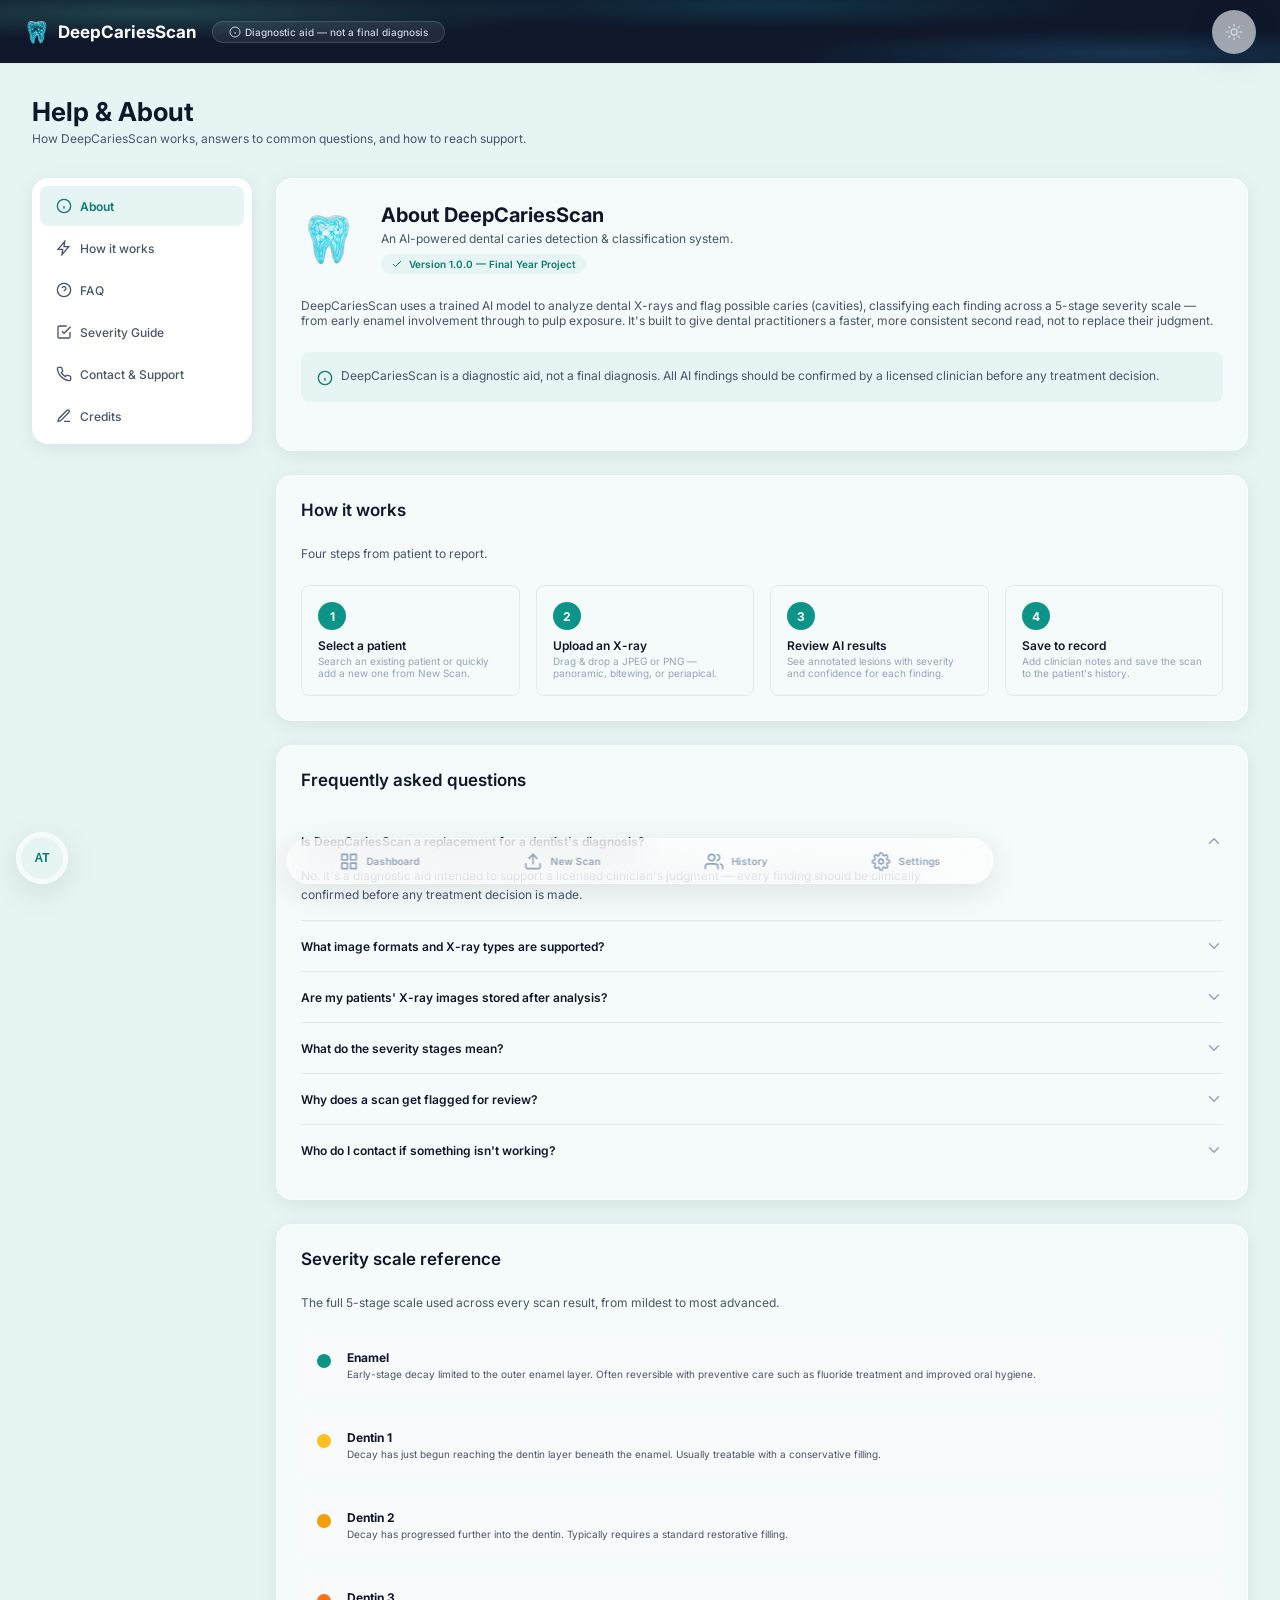
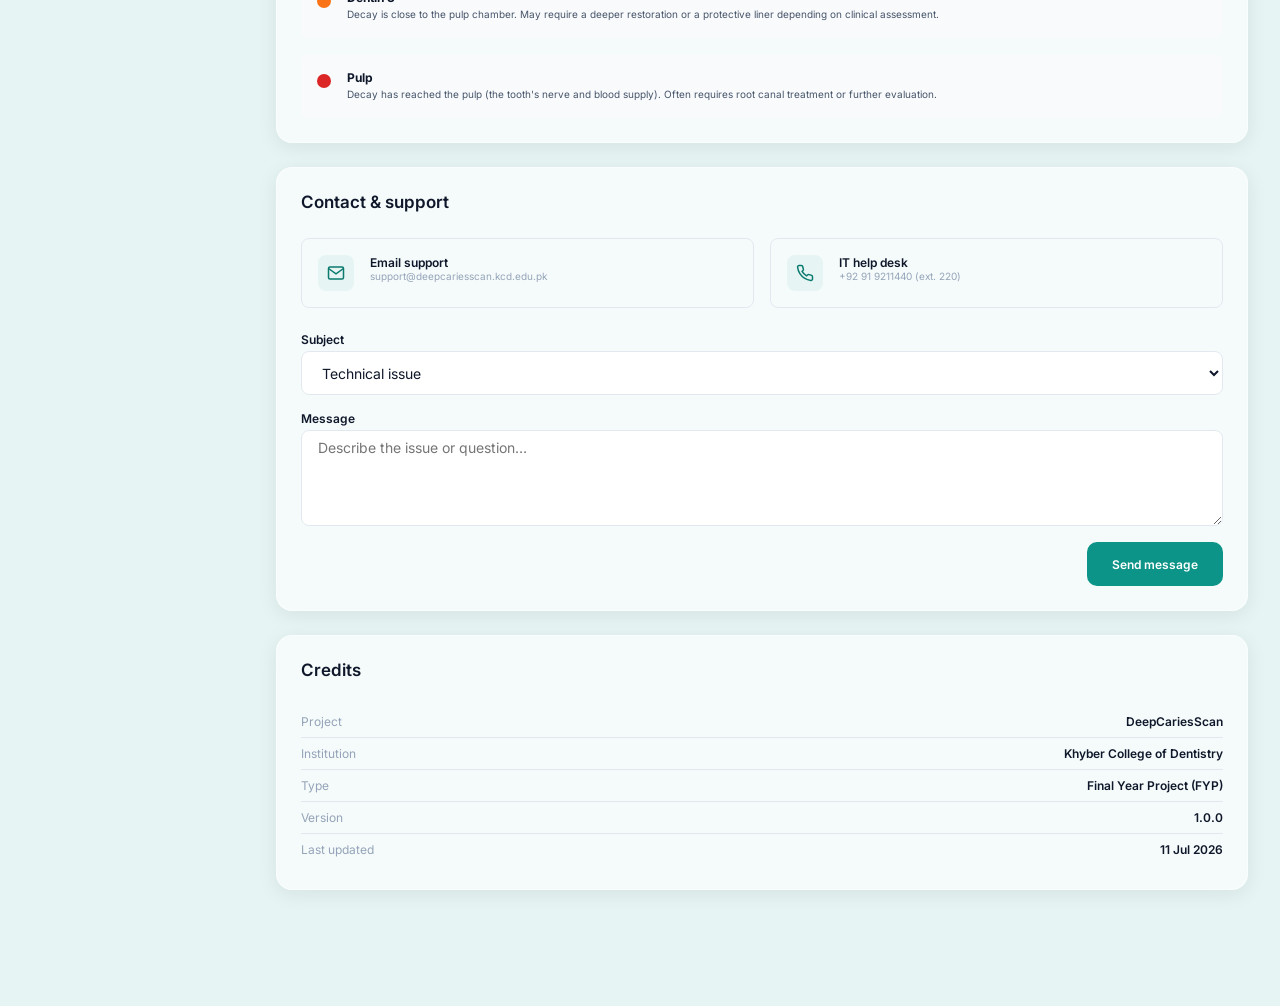
<file: help.html>
<!DOCTYPE html>
<html lang="en">
<head>
<meta charset="UTF-8" />
<script>
  // Flash-safe theme init - runs before paint, before theme.js loads.
  // Full toggle logic lives in js/theme.js (added in the JS pass).
  (function () {
    var saved = localStorage.getItem('dcs-theme');
    var theme = saved || (window.matchMedia('(prefers-color-scheme: dark)').matches ? 'dark' : 'light');
    document.documentElement.setAttribute('data-theme', theme);
  })();
</script>
<meta name="viewport" content="width=device-width, initial-scale=1.0" />
<title>Help &amp; About · DeepCariesScan</title>
<meta name="description" content="How DeepCariesScan works, frequently asked questions, the severity scale reference, and support contacts." />

<link rel="icon" type="image/png" href="img/logo.png" />
<link rel="preconnect" href="https://fonts.googleapis.com">
<link href="https://fonts.googleapis.com/css2?family=Inter:wght@400;500;600;700&display=swap" rel="stylesheet">

<link rel="stylesheet" href="css/components.css">
<link rel="stylesheet" href="css/app-shell.css">
<link rel="stylesheet" href="css/dashboard.css"><!-- shared .dcs-page-header / .dcs-panel -->
<link rel="stylesheet" href="css/settings.css"><!-- reuses .dcs-settings-nav sub-nav pattern -->
<link rel="stylesheet" href="css/help.css">
</head>
<body>

<div class="dcs-app dcs-app--no-sidebar">
  <div class="dcs-app__main">

    <!-- TOPBAR -->
    <header class="dcs-app__topbar dcs-mesh">
      <div class="dcs-app__topbar-brand">
        <img src="img/logo.png" alt="" />
        DeepCariesScan
      </div>
      <div class="dcs-navbar__disclaimer">
        <svg width="12" height="12" viewBox="0 0 24 24" fill="none" stroke="currentColor" stroke-width="2"><circle cx="12" cy="12" r="10"/><path d="M12 16v-4M12 8h.01"/></svg>
        Diagnostic aid — not a final diagnosis
      </div>
      <div class="dcs-app__topbar-right">
        <button class="dcs-theme-toggle dcs-glass dcs-focus-ring" id="themeToggle" type="button" aria-label="Toggle dark mode" aria-pressed="false">
          <svg class="dcs-theme-toggle__icon dcs-theme-toggle__icon--sun" viewBox="0 0 24 24" fill="none" stroke="currentColor" stroke-width="2" stroke-linecap="round" stroke-linejoin="round"><circle cx="12" cy="12" r="4"/><path d="M12 2v2M12 20v2M4.93 4.93l1.41 1.41M17.66 17.66l1.41 1.41M2 12h2M20 12h2M6.34 17.66l-1.41 1.41M19.07 4.93l-1.41 1.41"/></svg>
          <svg class="dcs-theme-toggle__icon dcs-theme-toggle__icon--moon" viewBox="0 0 24 24" fill="none" stroke="currentColor" stroke-width="2" stroke-linecap="round" stroke-linejoin="round"><path d="M21 12.79A9 9 0 1 1 11.21 3 7 7 0 0 0 21 12.79z"/></svg>
        </button>
      </div>
    </header>

    <main class="dcs-app__content dcs-fade-in">

      <div class="dcs-page-header">
        <div>
          <h1>Help &amp; About</h1>
          <p>How DeepCariesScan works, answers to common questions, and how to reach support.</p>
        </div>
      </div>

      <div class="dcs-settings-grid">

        <!-- Sub-nav -->
        <nav class="dcs-settings-nav" id="helpNav" aria-label="Help sections">
          <a href="#about" class="dcs-settings-nav__link dcs-active">
            <svg viewBox="0 0 24 24" fill="none" stroke="currentColor" stroke-width="2"><circle cx="12" cy="12" r="10"/><path d="M12 16v-4M12 8h.01"/></svg>
            About
          </a>
          <a href="#how-it-works" class="dcs-settings-nav__link">
            <svg viewBox="0 0 24 24" fill="none" stroke="currentColor" stroke-width="2"><path d="M13 2L3 14h7l-1 8 10-12h-7l1-8z"/></svg>
            How it works
          </a>
          <a href="#faq" class="dcs-settings-nav__link">
            <svg viewBox="0 0 24 24" fill="none" stroke="currentColor" stroke-width="2"><path d="M9.09 9a3 3 0 0 1 5.83 1c0 2-3 2-3 4"/><path d="M12 17h.01"/><circle cx="12" cy="12" r="10"/></svg>
            FAQ
          </a>
          <a href="#severity-guide" class="dcs-settings-nav__link">
            <svg viewBox="0 0 24 24" fill="none" stroke="currentColor" stroke-width="2"><path d="M9 11l3 3L22 4"/><path d="M21 12v7a2 2 0 0 1-2 2H5a2 2 0 0 1-2-2V5a2 2 0 0 1 2-2h11"/></svg>
            Severity Guide
          </a>
          <a href="#contact" class="dcs-settings-nav__link">
            <svg viewBox="0 0 24 24" fill="none" stroke="currentColor" stroke-width="2"><path d="M22 16.92v3a2 2 0 0 1-2.18 2 19.79 19.79 0 0 1-8.63-3.07 19.5 19.5 0 0 1-6-6 19.79 19.79 0 0 1-3.07-8.67A2 2 0 0 1 4.11 2h3a2 2 0 0 1 2 1.72c.127.96.361 1.903.7 2.81a2 2 0 0 1-.45 2.11L8.09 9.91a16 16 0 0 0 6 6l1.27-1.27a2 2 0 0 1 2.11-.45c.907.339 1.85.573 2.81.7A2 2 0 0 1 22 16.92z"/></svg>
            Contact &amp; Support
          </a>
          <a href="#credits" class="dcs-settings-nav__link">
            <svg viewBox="0 0 24 24" fill="none" stroke="currentColor" stroke-width="2"><path d="M12 20h9M16.5 3.5a2.12 2.12 0 0 1 3 3L7 19l-4 1 1-4L16.5 3.5z"/></svg>
            Credits
          </a>
        </nav>

        <!-- Sections -->
        <div>

          <section class="dcs-panel dcs-glass dcs-settings-section" id="about">
            <div class="dcs-help-hero">
              <img src="img/logo.png" alt="" />
              <div>
                <h2>About DeepCariesScan</h2>
                <p>An AI-powered dental caries detection &amp; classification system.</p>
                <span class="dcs-version-tag">
                  <svg width="12" height="12" viewBox="0 0 24 24" fill="none" stroke="currentColor" stroke-width="2"><path d="M20 6L9 17l-5-5"/></svg>
                  Version 1.0.0 — Final Year Project
                </span>
              </div>
            </div>
            <p class="dcs-settings-section__desc">
              DeepCariesScan uses a trained AI model to analyze dental X-rays and flag possible caries (cavities),
              classifying each finding across a 5-stage severity scale — from early enamel involvement through to
              pulp exposure. It's built to give dental practitioners a faster, more consistent second read, not to
              replace their judgment.
            </p>
            <div class="dcs-privacy-note">
              <svg viewBox="0 0 24 24" fill="none" stroke="currentColor" stroke-width="2"><circle cx="12" cy="12" r="10"/><path d="M12 16v-4M12 8h.01"/></svg>
              <span>DeepCariesScan is a diagnostic aid, not a final diagnosis. All AI findings should be confirmed by a licensed clinician before any treatment decision.</span>
            </div>
          </section>

          <section class="dcs-panel dcs-glass dcs-settings-section" id="how-it-works">
            <div class="dcs-panel__header"><h2 class="dcs-panel__title">How it works</h2></div>
            <p class="dcs-settings-section__desc">Four steps from patient to report.</p>
            <div class="dcs-steps">
              <div class="dcs-step">
                <div class="dcs-step__number">1</div>
                <div class="dcs-step__title">Select a patient</div>
                <div class="dcs-step__desc">Search an existing patient or quickly add a new one from New Scan.</div>
              </div>
              <div class="dcs-step">
                <div class="dcs-step__number">2</div>
                <div class="dcs-step__title">Upload an X-ray</div>
                <div class="dcs-step__desc">Drag &amp; drop a JPEG or PNG — panoramic, bitewing, or periapical.</div>
              </div>
              <div class="dcs-step">
                <div class="dcs-step__number">3</div>
                <div class="dcs-step__title">Review AI results</div>
                <div class="dcs-step__desc">See annotated lesions with severity and confidence for each finding.</div>
              </div>
              <div class="dcs-step">
                <div class="dcs-step__number">4</div>
                <div class="dcs-step__title">Save to record</div>
                <div class="dcs-step__desc">Add clinician notes and save the scan to the patient's history.</div>
              </div>
            </div>
          </section>

          <section class="dcs-panel dcs-glass dcs-settings-section" id="faq">
            <div class="dcs-panel__header">
              <h2 class="dcs-panel__title">Frequently asked questions</h2>
            </div>

            <details class="dcs-faq-item" open>
              <summary>
                Is DeepCariesScan a replacement for a dentist's diagnosis?
                <svg class="dcs-faq-chevron" viewBox="0 0 24 24" fill="none" stroke="currentColor" stroke-width="2" stroke-linecap="round" stroke-linejoin="round"><path d="M6 9l6 6 6-6"/></svg>
              </summary>
              <div class="dcs-faq-item__answer">No. It's a diagnostic aid intended to support a licensed clinician's judgment — every finding should be clinically confirmed before any treatment decision is made.</div>
            </details>

            <details class="dcs-faq-item">
              <summary>
                What image formats and X-ray types are supported?
                <svg class="dcs-faq-chevron" viewBox="0 0 24 24" fill="none" stroke="currentColor" stroke-width="2" stroke-linecap="round" stroke-linejoin="round"><path d="M6 9l6 6 6-6"/></svg>
              </summary>
              <div class="dcs-faq-item__answer">JPEG and PNG files up to 10MB. Panoramic (OPG), bitewing, and periapical X-rays are all supported.</div>
            </details>

            <details class="dcs-faq-item">
              <summary>
                Are my patients' X-ray images stored after analysis?
                <svg class="dcs-faq-chevron" viewBox="0 0 24 24" fill="none" stroke="currentColor" stroke-width="2" stroke-linecap="round" stroke-linejoin="round"><path d="M6 9l6 6 6-6"/></svg>
              </summary>
              <div class="dcs-faq-item__answer">No. Uploaded images are analyzed and then discarded. Only the AI's findings, annotations, and any clinician notes you add are saved to a patient's record.</div>
            </details>

            <details class="dcs-faq-item">
              <summary>
                What do the severity stages mean?
                <svg class="dcs-faq-chevron" viewBox="0 0 24 24" fill="none" stroke="currentColor" stroke-width="2" stroke-linecap="round" stroke-linejoin="round"><path d="M6 9l6 6 6-6"/></svg>
              </summary>
              <div class="dcs-faq-item__answer">DeepCariesScan classifies findings across five stages of increasing severity: Enamel, Dentin 1, Dentin 2, Dentin 3, and Pulp. See the Severity Guide section below for a full explanation of each.</div>
            </details>

            <details class="dcs-faq-item">
              <summary>
                Why does a scan get flagged for review?
                <svg class="dcs-faq-chevron" viewBox="0 0 24 24" fill="none" stroke="currentColor" stroke-width="2" stroke-linecap="round" stroke-linejoin="round"><path d="M6 9l6 6 6-6"/></svg>
              </summary>
              <div class="dcs-faq-item__answer">Scans are flagged when a finding's confidence falls below your configured threshold (see Settings → AI Preferences), so it gets a second look before being finalized.</div>
            </details>

            <details class="dcs-faq-item">
              <summary>
                Who do I contact if something isn't working?
                <svg class="dcs-faq-chevron" viewBox="0 0 24 24" fill="none" stroke="currentColor" stroke-width="2" stroke-linecap="round" stroke-linejoin="round"><path d="M6 9l6 6 6-6"/></svg>
              </summary>
              <div class="dcs-faq-item__answer">Use the Contact &amp; Support section below, or reach the KCD IT support desk directly.</div>
            </details>
          </section>

          <section class="dcs-panel dcs-glass dcs-settings-section" id="severity-guide">
            <div class="dcs-panel__header">
              <h2 class="dcs-panel__title">Severity scale reference</h2>
            </div>
            <p class="dcs-settings-section__desc">The full 5-stage scale used across every scan result, from mildest to most advanced.</p>
            <div class="dcs-sev-guide" id="severityGuideList"></div>
          </section>

          <section class="dcs-panel dcs-glass dcs-settings-section" id="contact">
            <div class="dcs-panel__header"><h2 class="dcs-panel__title">Contact &amp; support</h2></div>

            <div class="dcs-support-cards">
              <div class="dcs-support-card">
                <span class="dcs-support-card__icon">
                  <svg viewBox="0 0 24 24" fill="none" stroke="currentColor" stroke-width="2"><path d="M4 4h16c1.1 0 2 .9 2 2v12c0 1.1-.9 2-2 2H4c-1.1 0-2-.9-2-2V6c0-1.1.9-2 2-2z"/><path d="M22 6l-10 7L2 6"/></svg>
                </span>
                <div>
                  <div class="dcs-support-card__title">Email support</div>
                  <div class="dcs-support-card__value">support@deepcariesscan.kcd.edu.pk</div>
                </div>
              </div>
              <div class="dcs-support-card">
                <span class="dcs-support-card__icon">
                  <svg viewBox="0 0 24 24" fill="none" stroke="currentColor" stroke-width="2"><path d="M22 16.92v3a2 2 0 0 1-2.18 2 19.79 19.79 0 0 1-8.63-3.07 19.5 19.5 0 0 1-6-6 19.79 19.79 0 0 1-3.07-8.67A2 2 0 0 1 4.11 2h3a2 2 0 0 1 2 1.72c.127.96.361 1.903.7 2.81a2 2 0 0 1-.45 2.11L8.09 9.91a16 16 0 0 0 6 6l1.27-1.27a2 2 0 0 1 2.11-.45c.907.339 1.85.573 2.81.7A2 2 0 0 1 22 16.92z"/></svg>
                </span>
                <div>
                  <div class="dcs-support-card__title">IT help desk</div>
                  <div class="dcs-support-card__value">+92 91 9211440 (ext. 220)</div>
                </div>
              </div>
            </div>

            <div class="dcs-field">
              <label class="dcs-field__label" for="supportSubject">Subject</label>
              <select class="dcs-select dcs-focus-ring" id="supportSubject">
                <option>Technical issue</option>
                <option>Feature request</option>
                <option>Question about a result</option>
                <option>Other</option>
              </select>
            </div>
            <div class="dcs-field" style="margin-top: var(--space-3);">
              <label class="dcs-field__label" for="supportMessage">Message</label>
              <textarea class="dcs-textarea dcs-focus-ring" id="supportMessage" placeholder="Describe the issue or question…"></textarea>
            </div>
            <div class="dcs-form-actions">
              <button type="button" class="dcs-btn dcs-btn--primary dcs-focus-ring" id="sendSupportBtn">Send message</button>
            </div>
          </section>

          <section class="dcs-panel dcs-glass dcs-settings-section" id="credits">
            <div class="dcs-panel__header"><h2 class="dcs-panel__title">Credits</h2></div>
            <div class="dcs-credits-row"><span class="dcs-credits-row__label">Project</span><span class="dcs-credits-row__value">DeepCariesScan</span></div>
            <div class="dcs-credits-row"><span class="dcs-credits-row__label">Institution</span><span class="dcs-credits-row__value">Khyber College of Dentistry</span></div>
            <div class="dcs-credits-row"><span class="dcs-credits-row__label">Type</span><span class="dcs-credits-row__value">Final Year Project (FYP)</span></div>
            <div class="dcs-credits-row"><span class="dcs-credits-row__label">Version</span><span class="dcs-credits-row__value">1.0.0</span></div>
            <div class="dcs-credits-row"><span class="dcs-credits-row__label">Last updated</span><span class="dcs-credits-row__value">11 Jul 2026</span></div>
          </section>

        </div>
      </div>

    </main>
  </div>
</div>

<!-- ==================================================================
     ACCOUNT MENU - bottom-left floating glass avatar (replaces top-right dropdown)
     ================================================================== -->
<div class="dcs-account-menu" id="accountMenu">
  <button class="dcs-account-menu__trigger dcs-glass dcs-focus-ring" id="avatarBtn" type="button" aria-haspopup="true" aria-expanded="false" aria-label="Account menu">
    <div class="dcs-patient-card__avatar">AT</div>
  </button>
  <div class="dcs-app__dropdown dcs-app__dropdown--up dcs-glass" id="avatarDropdown" hidden role="menu">
    <div class="dcs-app__dropdown-header">
      <div class="name">Dr. Ayesha Tariq</div>
      <div class="role">dr.ayesha@kcd.edu.pk</div>
    </div>
    <a href="doctor-profile.html" class="dcs-app__dropdown-item" role="menuitem">
      <svg viewBox="0 0 24 24" fill="none" stroke="currentColor" stroke-width="2"><path d="M20 21v-2a4 4 0 0 0-4-4H8a4 4 0 0 0-4 4v2"/><circle cx="12" cy="7" r="4"/></svg>
      Doctor Profile
    </a>
    <a href="settings.html" class="dcs-app__dropdown-item" role="menuitem">
      <svg viewBox="0 0 24 24" fill="none" stroke="currentColor" stroke-width="2"><circle cx="12" cy="12" r="3"/><path d="M19.4 15a1.65 1.65 0 0 0 .33 1.82l.06.06a2 2 0 1 1-2.83 2.83"/></svg>
      Settings
    </a>
    <a href="help.html" class="dcs-app__dropdown-item" role="menuitem">
      <svg viewBox="0 0 24 24" fill="none" stroke="currentColor" stroke-width="2"><circle cx="12" cy="12" r="10"/><path d="M9.09 9a3 3 0 0 1 5.83 1c0 2-3 2-3 4"/><path d="M12 17h.01"/></svg>
      Help &amp; About
    </a>
    <button class="dcs-app__dropdown-item dcs-app__dropdown-item--danger" id="logoutItem" role="menuitem">
      <svg viewBox="0 0 24 24" fill="none" stroke="currentColor" stroke-width="2"><path d="M9 21H5a2 2 0 0 1-2-2V5a2 2 0 0 1 2-2h4"/><path d="M16 17l5-5-5-5"/><path d="M21 12H9"/></svg>
      Log Out
    </button>
  </div>
</div>

<!-- ==================================================================
     FIXED GLASS PILL NAV - bottom center, all screen sizes
     ================================================================== -->
<nav class="dcs-pillnav dcs-glass" id="pillNav">
  <a href="dashboard.html" class="dcs-pillnav__item dcs-focus-ring" data-page="dashboard">
    <svg viewBox="0 0 24 24" fill="none" stroke="currentColor" stroke-width="2" stroke-linecap="round" stroke-linejoin="round"><rect x="3" y="3" width="7" height="7"/><rect x="14" y="3" width="7" height="7"/><rect x="14" y="14" width="7" height="7"/><rect x="3" y="14" width="7" height="7"/></svg>
    <span>Dashboard</span>
  </a>
  <a href="new-scan.html" class="dcs-pillnav__item dcs-focus-ring" data-page="new-scan">
    <svg viewBox="0 0 24 24" fill="none" stroke="currentColor" stroke-width="2" stroke-linecap="round" stroke-linejoin="round"><path d="M21 15v4a2 2 0 0 1-2 2H5a2 2 0 0 1-2-2v-4"/><path d="M17 8l-5-5-5 5"/><path d="M12 3v12"/></svg>
    <span>New Scan</span>
  </a>
  <a href="patient-history.html" class="dcs-pillnav__item dcs-focus-ring" data-page="patient-history">
    <svg viewBox="0 0 24 24" fill="none" stroke="currentColor" stroke-width="2" stroke-linecap="round" stroke-linejoin="round"><path d="M17 21v-2a4 4 0 0 0-4-4H5a4 4 0 0 0-4 4v2"/><circle cx="9" cy="7" r="4"/><path d="M23 21v-2a4 4 0 0 0-3-3.87M16 3.13a4 4 0 0 1 0 7.75"/></svg>
    <span>History</span>
  </a>
  <a href="settings.html" class="dcs-pillnav__item dcs-focus-ring" data-page="settings">
    <svg viewBox="0 0 24 24" fill="none" stroke="currentColor" stroke-width="2" stroke-linecap="round" stroke-linejoin="round"><circle cx="12" cy="12" r="3"/><path d="M19.4 15a1.65 1.65 0 0 0 .33 1.82l.06.06a2 2 0 1 1-2.83 2.83l-.06-.06a1.65 1.65 0 0 0-1.82-.33 1.65 1.65 0 0 0-1 1.51V21a2 2 0 0 1-4 0v-.09A1.65 1.65 0 0 0 9 19.4a1.65 1.65 0 0 0-1.82.33l-.06.06a2 2 0 1 1-2.83-2.83l.06-.06a1.65 1.65 0 0 0 .33-1.82 1.65 1.65 0 0 0-1.51-1H3a2 2 0 0 1 0-4h.09A1.65 1.65 0 0 0 4.6 9a1.65 1.65 0 0 0-.33-1.82l-.06-.06a2 2 0 1 1 2.83-2.83l.06.06a1.65 1.65 0 0 0 1.82.33H9a1.65 1.65 0 0 0 1-1.51V3a2 2 0 0 1 4 0v.09a1.65 1.65 0 0 0 1 1.51 1.65 1.65 0 0 0 1.82-.33l.06-.06a2 2 0 1 1 2.83 2.83l-.06.06a1.65 1.65 0 0 0-.33 1.82V9a1.65 1.65 0 0 0 1.51 1H21a2 2 0 0 1 0 4h-.09a1.65 1.65 0 0 0-1.51 1z"/></svg>
    <span>Settings</span>
  </a>
</nav>

<script src="js/theme.js"></script>
<script src="js/components.js"></script>
<script src="js/app-shell.js"></script>
<script src="js/help.js"></script>
</body>
</html>
</file>
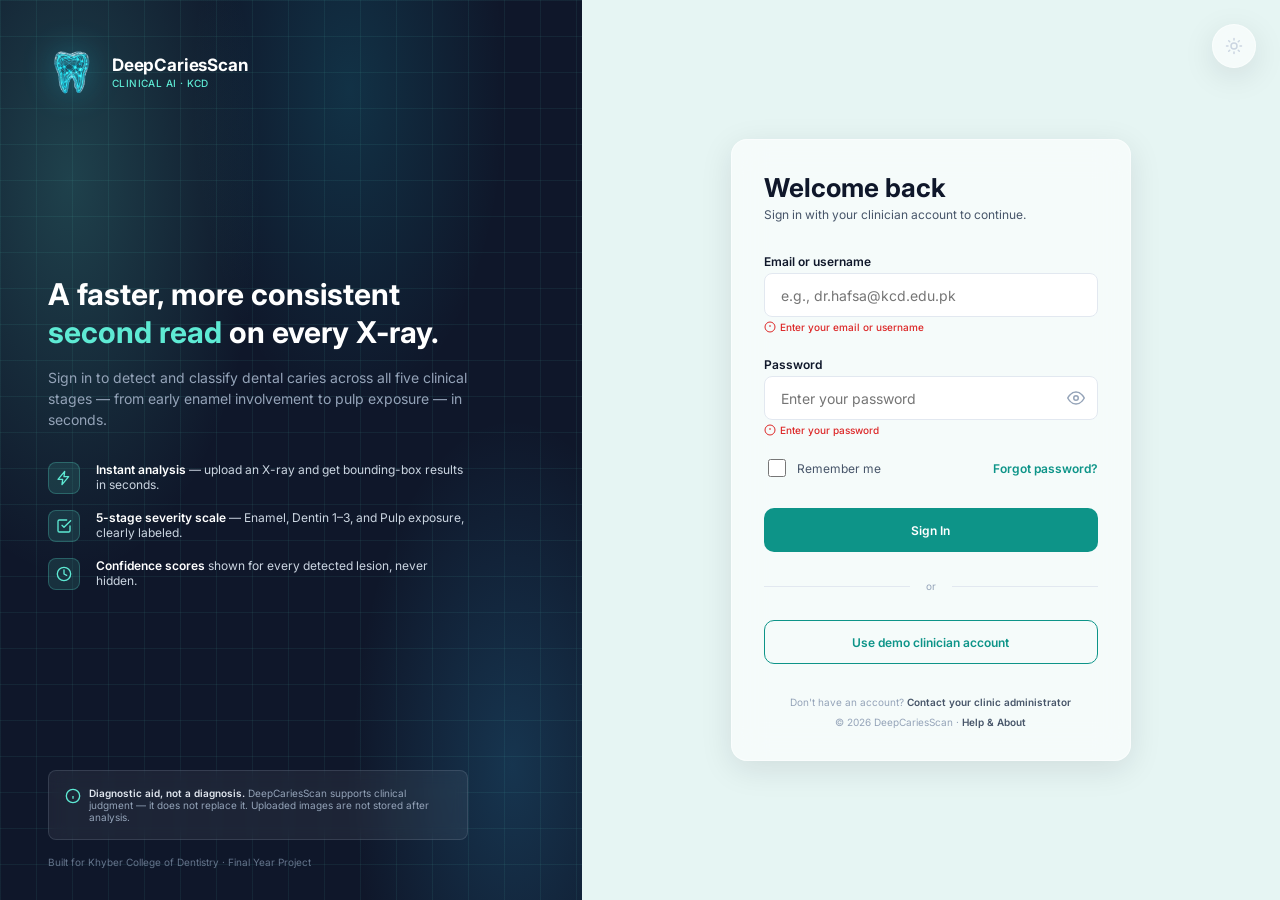
<file: login.html>
<!DOCTYPE html>
<html lang="en">
<head>
<meta charset="UTF-8" />
<script>
  // Flash-safe theme init - runs before paint, before theme.js loads.
  // Full toggle logic lives in js/theme.js (added in the JS pass).
  (function () {
    var saved = localStorage.getItem('dcs-theme');
    var theme = saved || (window.matchMedia('(prefers-color-scheme: dark)').matches ? 'dark' : 'light');
    document.documentElement.setAttribute('data-theme', theme);
  })();
</script>
<meta name="viewport" content="width=device-width, initial-scale=1.0" />
<title>Sign In · DeepCariesScan</title>
<meta name="description" content="DeepCariesScan — AI-powered dental caries detection and classification. Sign in to your clinician account." />

<link rel="icon" type="image/png" href="img/logo.png" />
<link rel="preconnect" href="https://fonts.googleapis.com">
<link href="https://fonts.googleapis.com/css2?family=Inter:wght@400;500;600;700&display=swap" rel="stylesheet">

<!-- Shared component tokens/styles — Design_Bible.md §6/§7/§9/§12 -->
<link rel="stylesheet" href="css/components.css">
<!-- Page-specific styles for Login only -->
<link rel="stylesheet" href="css/login.css">
</head>
<body>

<div class="dcs-login dcs-fade-in">

  <button class="dcs-theme-toggle dcs-glass dcs-focus-ring dcs-login__theme-toggle" id="themeToggle" type="button" aria-label="Toggle dark mode" aria-pressed="false">
    <svg class="dcs-theme-toggle__icon dcs-theme-toggle__icon--sun" viewBox="0 0 24 24" fill="none" stroke="currentColor" stroke-width="2" stroke-linecap="round" stroke-linejoin="round"><circle cx="12" cy="12" r="4"/><path d="M12 2v2M12 20v2M4.93 4.93l1.41 1.41M17.66 17.66l1.41 1.41M2 12h2M20 12h2M6.34 17.66l-1.41 1.41M19.07 4.93l-1.41 1.41"/></svg>
    <svg class="dcs-theme-toggle__icon dcs-theme-toggle__icon--moon" viewBox="0 0 24 24" fill="none" stroke="currentColor" stroke-width="2" stroke-linecap="round" stroke-linejoin="round"><path d="M21 12.79A9 9 0 1 1 11.21 3 7 7 0 0 0 21 12.79z"/></svg>
  </button>

  <!-- ==================================================================
       LEFT — BRAND / TRUST PANEL
       ================================================================== -->
  <section class="dcs-login__brand dcs-mesh" aria-hidden="false">

    <div class="dcs-login__brand-top">
      <div class="dcs-login__logo-row">
        <img src="img/logo.png" alt="DeepCariesScan logo" />
        <div class="dcs-login__wordmark">
          DeepCariesScan
          <span>Clinical AI · KCD</span>
        </div>
      </div>

      <!-- Compact disclaimer badge shown only on narrow screens where the
           full trust panel below is hidden — disclaimer must stay visible (§11) -->
      <div class="dcs-login__brand-badge">
        <svg viewBox="0 0 24 24" fill="none" stroke="currentColor" stroke-width="2"><circle cx="12" cy="12" r="10"/><path d="M12 16v-4M12 8h.01"/></svg>
        Diagnostic aid only
      </div>
    </div>

    <div class="dcs-login__brand-mid">
      <h1 class="dcs-login__headline">A faster, more consistent <em>second read</em> on every X-ray.</h1>
      <p class="dcs-login__subcopy">Sign in to detect and classify dental caries across all five clinical stages — from early enamel involvement to pulp exposure — in seconds.</p>

      <ul class="dcs-login__feature-list">
        <li class="dcs-login__feature">
          <span class="dcs-login__feature-icon">
            <svg viewBox="0 0 24 24" fill="none" stroke="currentColor" stroke-width="2" stroke-linecap="round" stroke-linejoin="round"><path d="M13 2L3 14h7l-1 8 10-12h-7l1-8z"/></svg>
          </span>
          <span><strong>Instant analysis</strong> — upload an X-ray and get bounding-box results in seconds.</span>
        </li>
        <li class="dcs-login__feature">
          <span class="dcs-login__feature-icon">
            <svg viewBox="0 0 24 24" fill="none" stroke="currentColor" stroke-width="2" stroke-linecap="round" stroke-linejoin="round"><path d="M9 11l3 3L22 4"/><path d="M21 12v7a2 2 0 0 1-2 2H5a2 2 0 0 1-2-2V5a2 2 0 0 1 2-2h11"/></svg>
          </span>
          <span><strong>5-stage severity scale</strong> — Enamel, Dentin 1–3, and Pulp exposure, clearly labeled.</span>
        </li>
        <li class="dcs-login__feature">
          <span class="dcs-login__feature-icon">
            <svg viewBox="0 0 24 24" fill="none" stroke="currentColor" stroke-width="2" stroke-linecap="round" stroke-linejoin="round"><circle cx="12" cy="12" r="10"/><path d="M12 6v6l4 2"/></svg>
          </span>
          <span><strong>Confidence scores</strong> shown for every detected lesion, never hidden.</span>
        </li>
      </ul>
    </div>

    <div class="dcs-login__brand-bottom">
      <div class="dcs-login__disclaimer">
        <svg viewBox="0 0 24 24" fill="none" stroke="currentColor" stroke-width="2"><circle cx="12" cy="12" r="10"/><path d="M12 16v-4M12 8h.01"/></svg>
        <span><strong>Diagnostic aid, not a diagnosis.</strong> DeepCariesScan supports clinical judgment — it does not replace it. Uploaded images are not stored after analysis.</span>
      </div>
      <div class="dcs-login__clinic-tag">Built for Khyber College of Dentistry · Final Year Project</div>
    </div>

  </section>

  <!-- ==================================================================
       RIGHT — LOGIN FORM
       ================================================================== -->
  <section class="dcs-login__form-panel">
    <div class="dcs-login__form-wrap dcs-glass">

      <div class="dcs-login__form-header">
        <h1>Welcome back</h1>
        <p>Sign in with your clinician account to continue.</p>
      </div>

      <form class="dcs-login__form" id="loginForm" novalidate>

        <div class="dcs-field" id="emailField">
          <label class="dcs-field__label" for="email">Email or username</label>
          <input
            class="dcs-input dcs-focus-ring"
            type="text"
            id="email"
            name="email"
            placeholder="e.g., dr.hafsa@kcd.edu.pk"
            autocomplete="username"
            required
          />
          <span class="dcs-field__error" id="emailError" hidden>
            <svg width="12" height="12" viewBox="0 0 24 24" fill="none" stroke="currentColor" stroke-width="2"><circle cx="12" cy="12" r="10"/><path d="M12 8v4M12 16h.01"/></svg>
            Enter your email or username
          </span>
        </div>

        <div class="dcs-field" id="passwordField">
          <label class="dcs-field__label" for="password">Password</label>
          <div class="dcs-login__password-wrap">
            <input
              class="dcs-input dcs-focus-ring"
              type="password"
              id="password"
              name="password"
              placeholder="Enter your password"
              autocomplete="current-password"
              required
            />
            <button type="button" class="dcs-login__toggle-visibility dcs-focus-ring" id="togglePassword" aria-label="Show password" aria-pressed="false">
              <svg id="eyeIcon" viewBox="0 0 24 24" fill="none" stroke="currentColor" stroke-width="2" stroke-linecap="round" stroke-linejoin="round"><path d="M1 12s4-8 11-8 11 8 11 8-4 8-11 8-11-8-11-8z"/><circle cx="12" cy="12" r="3"/></svg>
            </button>
          </div>
          <span class="dcs-field__error" id="passwordError" hidden>
            <svg width="12" height="12" viewBox="0 0 24 24" fill="none" stroke="currentColor" stroke-width="2"><circle cx="12" cy="12" r="10"/><path d="M12 8v4M12 16h.01"/></svg>
            Enter your password
          </span>
        </div>

        <div class="dcs-login__row">
          <label class="dcs-login__remember">
            <input type="checkbox" id="remember" name="remember" />
            Remember me
          </label>
          <a href="#" class="dcs-login__forgot" id="forgotLink">Forgot password?</a>
        </div>

        <button type="submit" class="dcs-btn dcs-btn--primary dcs-login__submit dcs-focus-ring" id="submitBtn">
          <span class="dcs-spinner" aria-hidden="true"></span>
          <span class="dcs-login__submit-label">Sign In</span>
        </button>

        <div class="dcs-login__divider">or</div>

        <button type="button" class="dcs-btn dcs-btn--secondary dcs-login__demo-btn dcs-focus-ring" id="demoBtn">
          Use demo clinician account
        </button>
      </form>

      <div class="dcs-login__footer">
        <div>Don't have an account? <a href="#">Contact your clinic administrator</a></div>
        <div>© 2026 DeepCariesScan · <a href="help.html">Help &amp; About</a></div>
      </div>

    </div>
  </section>

</div>

<script src="js/theme.js"></script>
<script src="js/components.js"></script>
<script src="js/login.js"></script>
</body>
</html>
</file>
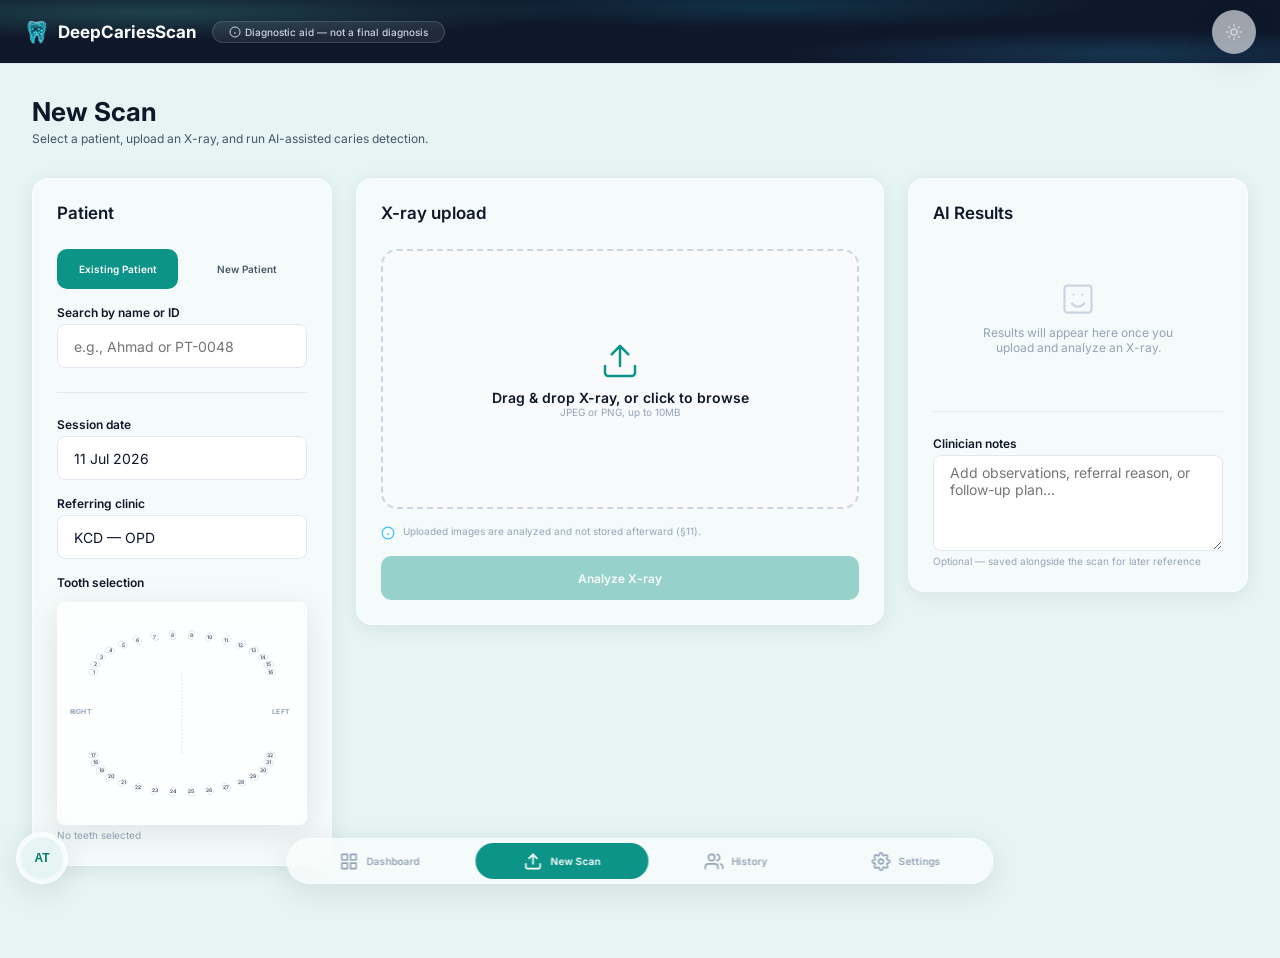
<file: new-scan.html>
<!DOCTYPE html>
<html lang="en">
<head>
<meta charset="UTF-8" />
<script>
  // Flash-safe theme init - runs before paint, before theme.js loads.
  // Full toggle logic lives in js/theme.js (added in the JS pass).
  (function () {
    var saved = localStorage.getItem('dcs-theme');
    var theme = saved || (window.matchMedia('(prefers-color-scheme: dark)').matches ? 'dark' : 'light');
    document.documentElement.setAttribute('data-theme', theme);
  })();
</script>
<meta name="viewport" content="width=device-width, initial-scale=1.0" />
<title>New Scan · DeepCariesScan</title>
<meta name="description" content="Start a new DeepCariesScan session — select a patient, upload an X-ray, and run AI-assisted caries detection." />

<link rel="icon" type="image/png" href="img/logo.png" />
<link rel="preconnect" href="https://fonts.googleapis.com">
<link href="https://fonts.googleapis.com/css2?family=Inter:wght@400;500;600;700&display=swap" rel="stylesheet">

<link rel="stylesheet" href="css/components.css">
<link rel="stylesheet" href="css/app-shell.css">
<link rel="stylesheet" href="css/dashboard.css"><!-- provides .dcs-panel padding/radius/shadow, used throughout this page -->
<link rel="stylesheet" href="css/new-scan.css">
</head>
<body>

<div class="dcs-app dcs-app--no-sidebar">
  <div class="dcs-app__main">

    <!-- TOPBAR -->
    <header class="dcs-app__topbar dcs-mesh">
      <div class="dcs-app__topbar-brand">
        <img src="img/logo.png" alt="" />
        DeepCariesScan
      </div>
      <div class="dcs-navbar__disclaimer">
        <svg width="12" height="12" viewBox="0 0 24 24" fill="none" stroke="currentColor" stroke-width="2"><circle cx="12" cy="12" r="10"/><path d="M12 16v-4M12 8h.01"/></svg>
        Diagnostic aid — not a final diagnosis
      </div>
      <div class="dcs-app__topbar-right">
        <button class="dcs-theme-toggle dcs-glass dcs-focus-ring" id="themeToggle" type="button" aria-label="Toggle dark mode" aria-pressed="false">
          <svg class="dcs-theme-toggle__icon dcs-theme-toggle__icon--sun" viewBox="0 0 24 24" fill="none" stroke="currentColor" stroke-width="2" stroke-linecap="round" stroke-linejoin="round"><circle cx="12" cy="12" r="4"/><path d="M12 2v2M12 20v2M4.93 4.93l1.41 1.41M17.66 17.66l1.41 1.41M2 12h2M20 12h2M6.34 17.66l-1.41 1.41M19.07 4.93l-1.41 1.41"/></svg>
          <svg class="dcs-theme-toggle__icon dcs-theme-toggle__icon--moon" viewBox="0 0 24 24" fill="none" stroke="currentColor" stroke-width="2" stroke-linecap="round" stroke-linejoin="round"><path d="M21 12.79A9 9 0 1 1 11.21 3 7 7 0 0 0 21 12.79z"/></svg>
        </button>
      </div>
    </header>

    <main class="dcs-app__content dcs-fade-in">

      <div class="dcs-page-header">
        <div>
          <h1>New Scan</h1>
          <p>Select a patient, upload an X-ray, and run AI-assisted caries detection.</p>
        </div>
      </div>

      <!-- 3-column diagnostic workspace (Design Bible §5) -->
      <div class="dcs-workspace">

        <!-- ============================================================
             LEFT — PATIENT INFO
             ============================================================ -->
        <div class="dcs-workspace__col dcs-workspace__col--left">
          <div class="dcs-panel dcs-glass">
            <div class="dcs-panel__header">
              <h2 class="dcs-panel__title">Patient</h2>
            </div>

            <div class="dcs-patient-tabs" role="tablist" aria-label="Patient selection mode">
              <button type="button" class="dcs-btn dcs-btn--primary dcs-btn--small dcs-focus-ring" id="tabExisting" role="tab" aria-selected="true">Existing Patient</button>
              <button type="button" class="dcs-btn dcs-btn--ghost dcs-btn--small dcs-focus-ring" id="tabNew" role="tab" aria-selected="false">New Patient</button>
            </div>

            <!-- Existing patient search -->
            <div id="existingPatientPanel">
              <div class="dcs-patient-search-wrap" id="patientSearchWrap">
                <div class="dcs-field">
                  <label class="dcs-field__label" for="patientSearch">Search by name or ID</label>
                  <input class="dcs-input dcs-focus-ring" type="text" id="patientSearch" placeholder="e.g., Ahmad or PT-0048" autocomplete="off" />
                </div>
                <div class="dcs-patient-search-results" id="patientSearchResults"></div>
              </div>

              <div class="dcs-selected-patient dcs-patient-card" id="selectedPatientCard" hidden>
                <button class="dcs-btn dcs-btn--ghost dcs-btn--icon-only dcs-btn--small dcs-selected-patient__clear dcs-focus-ring" id="clearPatientBtn" aria-label="Clear selected patient">
                  <svg viewBox="0 0 24 24" fill="none" stroke="currentColor" stroke-width="2"><path d="M18 6L6 18M6 6l12 12"/></svg>
                </button>
                <div class="dcs-patient-card__header">
                  <div style="display:flex;align-items:center;gap:12px;">
                    <div class="dcs-patient-card__avatar" id="selectedPatientAvatar">--</div>
                    <div>
                      <div class="dcs-patient-card__name" id="selectedPatientName">—</div>
                      <div class="dcs-patient-card__id" id="selectedPatientId">—</div>
                    </div>
                  </div>
                </div>
                <div class="dcs-patient-card__row"><span class="dcs-patient-card__row-label">Age</span><span class="dcs-patient-card__row-value" id="selectedPatientAge">—</span></div>
                <div class="dcs-patient-card__row"><span class="dcs-patient-card__row-label">Last visit</span><span class="dcs-patient-card__row-value" id="selectedPatientLastVisit">—</span></div>
              </div>
            </div>

            <!-- New patient quick-intake form -->
            <form class="dcs-new-patient-form" id="newPatientForm" hidden>
              <div class="dcs-field">
                <label class="dcs-field__label" for="newPatientName">Full name</label>
                <input class="dcs-input dcs-focus-ring" type="text" id="newPatientName" placeholder="e.g., Ahmad Raza" />
              </div>
              <div class="dcs-field">
                <label class="dcs-field__label" for="newPatientAge">Age</label>
                <input class="dcs-input dcs-focus-ring" type="number" id="newPatientAge" min="1" max="120" placeholder="e.g., 34" />
              </div>
              <div class="dcs-field">
                <label class="dcs-field__label" for="newPatientGender">Gender</label>
                <select class="dcs-select dcs-focus-ring" id="newPatientGender">
                  <option>Female</option>
                  <option>Male</option>
                  <option>Other / Prefer not to say</option>
                </select>
              </div>
            </form>

            <!-- Session metadata -->
            <div class="dcs-session-meta">
              <div class="dcs-field">
                <label class="dcs-field__label" for="sessionDate">Session date</label>
                <input class="dcs-input dcs-focus-ring" type="text" id="sessionDate" value="11 Jul 2026" />
              </div>
              <div class="dcs-field">
                <label class="dcs-field__label" for="referringClinic">Referring clinic</label>
                <input class="dcs-input dcs-focus-ring" type="text" id="referringClinic" value="KCD — OPD" />
              </div>
              <div class="dcs-field">
                <label class="dcs-field__label">Tooth selection</label>
                <div class="dcs-tooth-chart dcs-glass" id="toothChart">
                <svg class="dcs-tooth-chart-svg" viewBox="0 0 480 420" xmlns="http://www.w3.org/2000/svg" role="group" aria-label="Selectable tooth chart">
                  <defs>
                    <path id="dcs-tooth-shape" d="M -6,-9 C -6,-11.5 6,-11.5 6,-9 L 6,3 C 6,8 3,9.5 0,9.5 C -3,9.5 -6,8 -6,3 Z"></path>
                  </defs>
                  <!-- Midline -->
                  <line class="dcs-tooth-chart__midline" x1="240" y1="118" x2="240" y2="302"></line>
                  <text class="dcs-tooth-chart__side-label" x="40" y="210.0" text-anchor="end">Right</text>
                  <text class="dcs-tooth-chart__side-label" x="440" y="210.0" text-anchor="start">Left</text>
                  <g class="dcs-tooth-chart__upper">
                      <g class="dcs-tooth" data-tooth="1" tabindex="0" role="button" aria-label="Tooth 1" transform="translate(44.0,118.0)">
                        <circle class="dcs-tooth__hit" r="15"></circle>
                        <g transform="rotate(-90.0)">
                          <use href="#dcs-tooth-shape" class="dcs-tooth__shape"></use>
                        </g>
                        <text class="dcs-tooth__num" y="4">1</text>
                      </g>
                      <g class="dcs-tooth" data-tooth="2" tabindex="0" role="button" aria-label="Tooth 2" transform="translate(48.3,101.0)">
                        <circle class="dcs-tooth__hit" r="15"></circle>
                        <g transform="rotate(-84.9)">
                          <use href="#dcs-tooth-shape" class="dcs-tooth__shape"></use>
                        </g>
                        <text class="dcs-tooth__num" y="4">2</text>
                      </g>
                      <g class="dcs-tooth" data-tooth="3" tabindex="0" role="button" aria-label="Tooth 3" transform="translate(60.9,84.6)">
                        <circle class="dcs-tooth__hit" r="15"></circle>
                        <g transform="rotate(-79.4)">
                          <use href="#dcs-tooth-shape" class="dcs-tooth__shape"></use>
                        </g>
                        <text class="dcs-tooth__num" y="4">3</text>
                      </g>
                      <g class="dcs-tooth" data-tooth="4" tabindex="0" role="button" aria-label="Tooth 4" transform="translate(81.4,69.8)">
                        <circle class="dcs-tooth__hit" r="15"></circle>
                        <g transform="rotate(-73.1)">
                          <use href="#dcs-tooth-shape" class="dcs-tooth__shape"></use>
                        </g>
                        <text class="dcs-tooth__num" y="4">4</text>
                      </g>
                      <g class="dcs-tooth" data-tooth="5" tabindex="0" role="button" aria-label="Tooth 5" transform="translate(108.9,57.1)">
                        <circle class="dcs-tooth__hit" r="15"></circle>
                        <g transform="rotate(-65.1)">
                          <use href="#dcs-tooth-shape" class="dcs-tooth__shape"></use>
                        </g>
                        <text class="dcs-tooth__num" y="4">5</text>
                      </g>
                      <g class="dcs-tooth" data-tooth="6" tabindex="0" role="button" aria-label="Tooth 6" transform="translate(142.0,47.0)">
                        <circle class="dcs-tooth__hit" r="15"></circle>
                        <g transform="rotate(-54.1)">
                          <use href="#dcs-tooth-shape" class="dcs-tooth__shape"></use>
                        </g>
                        <text class="dcs-tooth__num" y="4">6</text>
                      </g>
                      <g class="dcs-tooth" data-tooth="7" tabindex="0" role="button" aria-label="Tooth 7" transform="translate(179.4,40.0)">
                        <circle class="dcs-tooth__hit" r="15"></circle>
                        <g transform="rotate(-37.8)">
                          <use href="#dcs-tooth-shape" class="dcs-tooth__shape"></use>
                        </g>
                        <text class="dcs-tooth__num" y="4">7</text>
                      </g>
                      <g class="dcs-tooth" data-tooth="8" tabindex="0" role="button" aria-label="Tooth 8" transform="translate(219.5,36.4)">
                        <circle class="dcs-tooth__hit" r="15"></circle>
                        <g transform="rotate(-14.1)">
                          <use href="#dcs-tooth-shape" class="dcs-tooth__shape"></use>
                        </g>
                        <text class="dcs-tooth__num" y="4">8</text>
                      </g>
                      <g class="dcs-tooth" data-tooth="9" tabindex="0" role="button" aria-label="Tooth 9" transform="translate(260.5,36.4)">
                        <circle class="dcs-tooth__hit" r="15"></circle>
                        <g transform="rotate(14.1)">
                          <use href="#dcs-tooth-shape" class="dcs-tooth__shape"></use>
                        </g>
                        <text class="dcs-tooth__num" y="4">9</text>
                      </g>
                      <g class="dcs-tooth" data-tooth="10" tabindex="0" role="button" aria-label="Tooth 10" transform="translate(300.6,40.0)">
                        <circle class="dcs-tooth__hit" r="15"></circle>
                        <g transform="rotate(37.8)">
                          <use href="#dcs-tooth-shape" class="dcs-tooth__shape"></use>
                        </g>
                        <text class="dcs-tooth__num" y="4">10</text>
                      </g>
                      <g class="dcs-tooth" data-tooth="11" tabindex="0" role="button" aria-label="Tooth 11" transform="translate(338.0,47.0)">
                        <circle class="dcs-tooth__hit" r="15"></circle>
                        <g transform="rotate(54.1)">
                          <use href="#dcs-tooth-shape" class="dcs-tooth__shape"></use>
                        </g>
                        <text class="dcs-tooth__num" y="4">11</text>
                      </g>
                      <g class="dcs-tooth" data-tooth="12" tabindex="0" role="button" aria-label="Tooth 12" transform="translate(371.1,57.1)">
                        <circle class="dcs-tooth__hit" r="15"></circle>
                        <g transform="rotate(65.1)">
                          <use href="#dcs-tooth-shape" class="dcs-tooth__shape"></use>
                        </g>
                        <text class="dcs-tooth__num" y="4">12</text>
                      </g>
                      <g class="dcs-tooth" data-tooth="13" tabindex="0" role="button" aria-label="Tooth 13" transform="translate(398.6,69.8)">
                        <circle class="dcs-tooth__hit" r="15"></circle>
                        <g transform="rotate(73.1)">
                          <use href="#dcs-tooth-shape" class="dcs-tooth__shape"></use>
                        </g>
                        <text class="dcs-tooth__num" y="4">13</text>
                      </g>
                      <g class="dcs-tooth" data-tooth="14" tabindex="0" role="button" aria-label="Tooth 14" transform="translate(419.1,84.6)">
                        <circle class="dcs-tooth__hit" r="15"></circle>
                        <g transform="rotate(79.4)">
                          <use href="#dcs-tooth-shape" class="dcs-tooth__shape"></use>
                        </g>
                        <text class="dcs-tooth__num" y="4">14</text>
                      </g>
                      <g class="dcs-tooth" data-tooth="15" tabindex="0" role="button" aria-label="Tooth 15" transform="translate(431.7,101.0)">
                        <circle class="dcs-tooth__hit" r="15"></circle>
                        <g transform="rotate(84.9)">
                          <use href="#dcs-tooth-shape" class="dcs-tooth__shape"></use>
                        </g>
                        <text class="dcs-tooth__num" y="4">15</text>
                      </g>
                      <g class="dcs-tooth" data-tooth="16" tabindex="0" role="button" aria-label="Tooth 16" transform="translate(436.0,118.0)">
                        <circle class="dcs-tooth__hit" r="15"></circle>
                        <g transform="rotate(90.0)">
                          <use href="#dcs-tooth-shape" class="dcs-tooth__shape"></use>
                        </g>
                        <text class="dcs-tooth__num" y="4">16</text>
                      </g>
                  </g>
                  <g class="dcs-tooth-chart__lower">
                      <g class="dcs-tooth" data-tooth="17" tabindex="0" role="button" aria-label="Tooth 17" transform="translate(44.0,302.0)">
                        <circle class="dcs-tooth__hit" r="15"></circle>
                        <g transform="rotate(270.0)">
                          <use href="#dcs-tooth-shape" class="dcs-tooth__shape"></use>
                        </g>
                        <text class="dcs-tooth__num" y="4">17</text>
                      </g>
                      <g class="dcs-tooth" data-tooth="18" tabindex="0" role="button" aria-label="Tooth 18" transform="translate(48.3,319.0)">
                        <circle class="dcs-tooth__hit" r="15"></circle>
                        <g transform="rotate(264.9)">
                          <use href="#dcs-tooth-shape" class="dcs-tooth__shape"></use>
                        </g>
                        <text class="dcs-tooth__num" y="4">18</text>
                      </g>
                      <g class="dcs-tooth" data-tooth="19" tabindex="0" role="button" aria-label="Tooth 19" transform="translate(60.9,335.4)">
                        <circle class="dcs-tooth__hit" r="15"></circle>
                        <g transform="rotate(259.4)">
                          <use href="#dcs-tooth-shape" class="dcs-tooth__shape"></use>
                        </g>
                        <text class="dcs-tooth__num" y="4">19</text>
                      </g>
                      <g class="dcs-tooth" data-tooth="20" tabindex="0" role="button" aria-label="Tooth 20" transform="translate(81.4,350.2)">
                        <circle class="dcs-tooth__hit" r="15"></circle>
                        <g transform="rotate(253.1)">
                          <use href="#dcs-tooth-shape" class="dcs-tooth__shape"></use>
                        </g>
                        <text class="dcs-tooth__num" y="4">20</text>
                      </g>
                      <g class="dcs-tooth" data-tooth="21" tabindex="0" role="button" aria-label="Tooth 21" transform="translate(108.9,362.9)">
                        <circle class="dcs-tooth__hit" r="15"></circle>
                        <g transform="rotate(245.1)">
                          <use href="#dcs-tooth-shape" class="dcs-tooth__shape"></use>
                        </g>
                        <text class="dcs-tooth__num" y="4">21</text>
                      </g>
                      <g class="dcs-tooth" data-tooth="22" tabindex="0" role="button" aria-label="Tooth 22" transform="translate(142.0,373.0)">
                        <circle class="dcs-tooth__hit" r="15"></circle>
                        <g transform="rotate(234.1)">
                          <use href="#dcs-tooth-shape" class="dcs-tooth__shape"></use>
                        </g>
                        <text class="dcs-tooth__num" y="4">22</text>
                      </g>
                      <g class="dcs-tooth" data-tooth="23" tabindex="0" role="button" aria-label="Tooth 23" transform="translate(179.4,380.0)">
                        <circle class="dcs-tooth__hit" r="15"></circle>
                        <g transform="rotate(217.8)">
                          <use href="#dcs-tooth-shape" class="dcs-tooth__shape"></use>
                        </g>
                        <text class="dcs-tooth__num" y="4">23</text>
                      </g>
                      <g class="dcs-tooth" data-tooth="24" tabindex="0" role="button" aria-label="Tooth 24" transform="translate(219.5,383.6)">
                        <circle class="dcs-tooth__hit" r="15"></circle>
                        <g transform="rotate(194.1)">
                          <use href="#dcs-tooth-shape" class="dcs-tooth__shape"></use>
                        </g>
                        <text class="dcs-tooth__num" y="4">24</text>
                      </g>
                      <g class="dcs-tooth" data-tooth="25" tabindex="0" role="button" aria-label="Tooth 25" transform="translate(260.5,383.6)">
                        <circle class="dcs-tooth__hit" r="15"></circle>
                        <g transform="rotate(165.9)">
                          <use href="#dcs-tooth-shape" class="dcs-tooth__shape"></use>
                        </g>
                        <text class="dcs-tooth__num" y="4">25</text>
                      </g>
                      <g class="dcs-tooth" data-tooth="26" tabindex="0" role="button" aria-label="Tooth 26" transform="translate(300.6,380.0)">
                        <circle class="dcs-tooth__hit" r="15"></circle>
                        <g transform="rotate(142.2)">
                          <use href="#dcs-tooth-shape" class="dcs-tooth__shape"></use>
                        </g>
                        <text class="dcs-tooth__num" y="4">26</text>
                      </g>
                      <g class="dcs-tooth" data-tooth="27" tabindex="0" role="button" aria-label="Tooth 27" transform="translate(338.0,373.0)">
                        <circle class="dcs-tooth__hit" r="15"></circle>
                        <g transform="rotate(125.9)">
                          <use href="#dcs-tooth-shape" class="dcs-tooth__shape"></use>
                        </g>
                        <text class="dcs-tooth__num" y="4">27</text>
                      </g>
                      <g class="dcs-tooth" data-tooth="28" tabindex="0" role="button" aria-label="Tooth 28" transform="translate(371.1,362.9)">
                        <circle class="dcs-tooth__hit" r="15"></circle>
                        <g transform="rotate(114.9)">
                          <use href="#dcs-tooth-shape" class="dcs-tooth__shape"></use>
                        </g>
                        <text class="dcs-tooth__num" y="4">28</text>
                      </g>
                      <g class="dcs-tooth" data-tooth="29" tabindex="0" role="button" aria-label="Tooth 29" transform="translate(398.6,350.2)">
                        <circle class="dcs-tooth__hit" r="15"></circle>
                        <g transform="rotate(106.9)">
                          <use href="#dcs-tooth-shape" class="dcs-tooth__shape"></use>
                        </g>
                        <text class="dcs-tooth__num" y="4">29</text>
                      </g>
                      <g class="dcs-tooth" data-tooth="30" tabindex="0" role="button" aria-label="Tooth 30" transform="translate(419.1,335.4)">
                        <circle class="dcs-tooth__hit" r="15"></circle>
                        <g transform="rotate(100.6)">
                          <use href="#dcs-tooth-shape" class="dcs-tooth__shape"></use>
                        </g>
                        <text class="dcs-tooth__num" y="4">30</text>
                      </g>
                      <g class="dcs-tooth" data-tooth="31" tabindex="0" role="button" aria-label="Tooth 31" transform="translate(431.7,319.0)">
                        <circle class="dcs-tooth__hit" r="15"></circle>
                        <g transform="rotate(95.1)">
                          <use href="#dcs-tooth-shape" class="dcs-tooth__shape"></use>
                        </g>
                        <text class="dcs-tooth__num" y="4">31</text>
                      </g>
                      <g class="dcs-tooth" data-tooth="32" tabindex="0" role="button" aria-label="Tooth 32" transform="translate(436.0,302.0)">
                        <circle class="dcs-tooth__hit" r="15"></circle>
                        <g transform="rotate(90.0)">
                          <use href="#dcs-tooth-shape" class="dcs-tooth__shape"></use>
                        </g>
                        <text class="dcs-tooth__num" y="4">32</text>
                      </g>
                  </g>
                </svg>
                </div>
                <span class="dcs-field__helper" id="toothSelectionHelper">No teeth selected</span>
                <input type="hidden" id="selectedTeeth" value="" />
              </div>
            </div>
          </div>
        </div>

        <!-- ============================================================
             CENTER — X-RAY UPLOAD + PREVIEW
             ============================================================ -->
        <div class="dcs-workspace__col dcs-workspace__col--center">
          <div class="dcs-panel dcs-glass">
            <div class="dcs-panel__header">
              <h2 class="dcs-panel__title">X-ray upload</h2>
            </div>

            <!-- Upload dropzone -->
            <div class="dcs-upload dcs-focus-ring" id="xrayUpload">
              <svg viewBox="0 0 24 24" fill="none" stroke="currentColor" stroke-width="1.5" stroke-linecap="round" stroke-linejoin="round"><path d="M21 15v4a2 2 0 0 1-2 2H5a2 2 0 0 1-2-2v-4"/><path d="M17 8l-5-5-5 5"/><path d="M12 3v12"/></svg>
              <div class="dcs-upload__prompt">
                <div class="dcs-upload__title">Drag &amp; drop X-ray, or click to browse</div>
                <div class="dcs-upload__hint">JPEG or PNG, up to 10MB</div>
              </div>
            </div>
            <div class="dcs-upload-note">
              <svg viewBox="0 0 24 24" fill="none" stroke="currentColor" stroke-width="2"><circle cx="12" cy="12" r="10"/><path d="M12 16v-4M12 8h.01"/></svg>
              Uploaded images are analyzed and not stored afterward (§11).
            </div>

            <!-- Loading state during simulated inference -->
            <div class="dcs-scan-loading" id="scanLoading" hidden></div>

            <!-- Processed image + bounding boxes, shown after analysis -->
            <div class="dcs-scan-result" id="scanResult" hidden>
              <div class="dcs-scan-result-image" id="scanResultImage"></div>
              <div class="dcs-scan-toolbar">
                <button type="button" class="dcs-btn dcs-btn--ghost dcs-focus-ring" id="replaceImageBtn">Replace image</button>
                <button type="button" class="dcs-btn dcs-btn--secondary dcs-focus-ring" id="reanalyzeBtn">Re-analyze</button>
              </div>
            </div>

            <button type="button" class="dcs-btn dcs-btn--primary dcs-analyze-btn dcs-focus-ring" id="analyzeBtn" disabled>
              <span class="dcs-spinner" id="analyzeSpinner"></span>
              <span id="analyzeLabel">Analyze X-ray</span>
            </button>
          </div>
        </div>

        <!-- ============================================================
             RIGHT — AI RESULTS + NOTES
             ============================================================ -->
        <div class="dcs-workspace__col dcs-workspace__col--right">

          <div class="dcs-panel dcs-glass">
            <div class="dcs-panel__header">
              <h2 class="dcs-panel__title">AI Results</h2>
            </div>

            <p class="dcs-results-summary" id="resultsSummary" hidden></p>

            <div class="dcs-results-empty" id="resultsEmpty">
              <svg viewBox="0 0 24 24" fill="none" stroke="currentColor" stroke-width="1.5" stroke-linecap="round" stroke-linejoin="round"><rect x="3" y="3" width="18" height="18" rx="2"/><path d="M9 9h.01M15 9h.01M8 15s1.5 2 4 2 4-2 4-2"/></svg>
              <p>Results will appear here once you upload and analyze an X-ray.</p>
            </div>

            <div class="dcs-results-list" id="resultsList"></div>

            <!-- Clinician notes + save/discard -->
            <div class="dcs-notes-panel">
              <div class="dcs-field">
                <label class="dcs-field__label" for="clinicianNotes">Clinician notes</label>
                <textarea class="dcs-textarea dcs-focus-ring" id="clinicianNotes" placeholder="Add observations, referral reason, or follow-up plan…"></textarea>
                <span class="dcs-field__helper">Optional — saved alongside the scan for later reference</span>
              </div>
              <div class="dcs-notes-actions" id="notesActions" hidden>
                <button type="button" class="dcs-btn dcs-btn--destructive dcs-focus-ring" id="discardBtn">Discard</button>
                <button type="button" class="dcs-btn dcs-btn--primary dcs-focus-ring" id="saveRecordBtn">Save to Patient Record</button>
              </div>
            </div>
          </div>

        </div>

      </div>
    </main>
  </div>
</div>

<!-- ==================================================================
     ACCOUNT MENU - bottom-left floating glass avatar (replaces top-right dropdown)
     ================================================================== -->
<div class="dcs-account-menu" id="accountMenu">
  <button class="dcs-account-menu__trigger dcs-glass dcs-focus-ring" id="avatarBtn" type="button" aria-haspopup="true" aria-expanded="false" aria-label="Account menu">
    <div class="dcs-patient-card__avatar">AT</div>
  </button>
  <div class="dcs-app__dropdown dcs-app__dropdown--up dcs-glass" id="avatarDropdown" hidden role="menu">
    <div class="dcs-app__dropdown-header">
      <div class="name">Dr. Ayesha Tariq</div>
      <div class="role">dr.ayesha@kcd.edu.pk</div>
    </div>
    <a href="doctor-profile.html" class="dcs-app__dropdown-item" role="menuitem">
      <svg viewBox="0 0 24 24" fill="none" stroke="currentColor" stroke-width="2"><path d="M20 21v-2a4 4 0 0 0-4-4H8a4 4 0 0 0-4 4v2"/><circle cx="12" cy="7" r="4"/></svg>
      Doctor Profile
    </a>
    <a href="settings.html" class="dcs-app__dropdown-item" role="menuitem">
      <svg viewBox="0 0 24 24" fill="none" stroke="currentColor" stroke-width="2"><circle cx="12" cy="12" r="3"/><path d="M19.4 15a1.65 1.65 0 0 0 .33 1.82l.06.06a2 2 0 1 1-2.83 2.83"/></svg>
      Settings
    </a>
    <a href="help.html" class="dcs-app__dropdown-item" role="menuitem">
      <svg viewBox="0 0 24 24" fill="none" stroke="currentColor" stroke-width="2"><circle cx="12" cy="12" r="10"/><path d="M9.09 9a3 3 0 0 1 5.83 1c0 2-3 2-3 4"/><path d="M12 17h.01"/></svg>
      Help &amp; About
    </a>
    <button class="dcs-app__dropdown-item dcs-app__dropdown-item--danger" id="logoutItem" role="menuitem">
      <svg viewBox="0 0 24 24" fill="none" stroke="currentColor" stroke-width="2"><path d="M9 21H5a2 2 0 0 1-2-2V5a2 2 0 0 1 2-2h4"/><path d="M16 17l5-5-5-5"/><path d="M21 12H9"/></svg>
      Log Out
    </button>
  </div>
</div>

<!-- ==================================================================
     FIXED GLASS PILL NAV - bottom center, all screen sizes
     ================================================================== -->
<nav class="dcs-pillnav dcs-glass" id="pillNav">
  <a href="dashboard.html" class="dcs-pillnav__item dcs-focus-ring" data-page="dashboard">
    <svg viewBox="0 0 24 24" fill="none" stroke="currentColor" stroke-width="2" stroke-linecap="round" stroke-linejoin="round"><rect x="3" y="3" width="7" height="7"/><rect x="14" y="3" width="7" height="7"/><rect x="14" y="14" width="7" height="7"/><rect x="3" y="14" width="7" height="7"/></svg>
    <span>Dashboard</span>
  </a>
  <a href="new-scan.html" class="dcs-pillnav__item dcs-focus-ring dcs-active" data-page="new-scan">
    <svg viewBox="0 0 24 24" fill="none" stroke="currentColor" stroke-width="2" stroke-linecap="round" stroke-linejoin="round"><path d="M21 15v4a2 2 0 0 1-2 2H5a2 2 0 0 1-2-2v-4"/><path d="M17 8l-5-5-5 5"/><path d="M12 3v12"/></svg>
    <span>New Scan</span>
  </a>
  <a href="patient-history.html" class="dcs-pillnav__item dcs-focus-ring" data-page="patient-history">
    <svg viewBox="0 0 24 24" fill="none" stroke="currentColor" stroke-width="2" stroke-linecap="round" stroke-linejoin="round"><path d="M17 21v-2a4 4 0 0 0-4-4H5a4 4 0 0 0-4 4v2"/><circle cx="9" cy="7" r="4"/><path d="M23 21v-2a4 4 0 0 0-3-3.87M16 3.13a4 4 0 0 1 0 7.75"/></svg>
    <span>History</span>
  </a>
  <a href="settings.html" class="dcs-pillnav__item dcs-focus-ring" data-page="settings">
    <svg viewBox="0 0 24 24" fill="none" stroke="currentColor" stroke-width="2" stroke-linecap="round" stroke-linejoin="round"><circle cx="12" cy="12" r="3"/><path d="M19.4 15a1.65 1.65 0 0 0 .33 1.82l.06.06a2 2 0 1 1-2.83 2.83l-.06-.06a1.65 1.65 0 0 0-1.82-.33 1.65 1.65 0 0 0-1 1.51V21a2 2 0 0 1-4 0v-.09A1.65 1.65 0 0 0 9 19.4a1.65 1.65 0 0 0-1.82.33l-.06.06a2 2 0 1 1-2.83-2.83l.06-.06a1.65 1.65 0 0 0 .33-1.82 1.65 1.65 0 0 0-1.51-1H3a2 2 0 0 1 0-4h.09A1.65 1.65 0 0 0 4.6 9a1.65 1.65 0 0 0-.33-1.82l-.06-.06a2 2 0 1 1 2.83-2.83l.06.06a1.65 1.65 0 0 0 1.82.33H9a1.65 1.65 0 0 0 1-1.51V3a2 2 0 0 1 4 0v.09a1.65 1.65 0 0 0 1 1.51 1.65 1.65 0 0 0 1.82-.33l.06-.06a2 2 0 1 1 2.83 2.83l-.06.06a1.65 1.65 0 0 0-.33 1.82V9a1.65 1.65 0 0 0 1.51 1H21a2 2 0 0 1 0 4h-.09a1.65 1.65 0 0 0-1.51 1z"/></svg>
    <span>Settings</span>
  </a>
</nav>

<script src="js/theme.js"></script>
<script src="js/components.js"></script>
<script src="js/app-shell.js"></script>
<script src="js/new-scan.js"></script>
</body>
</html>
</file>
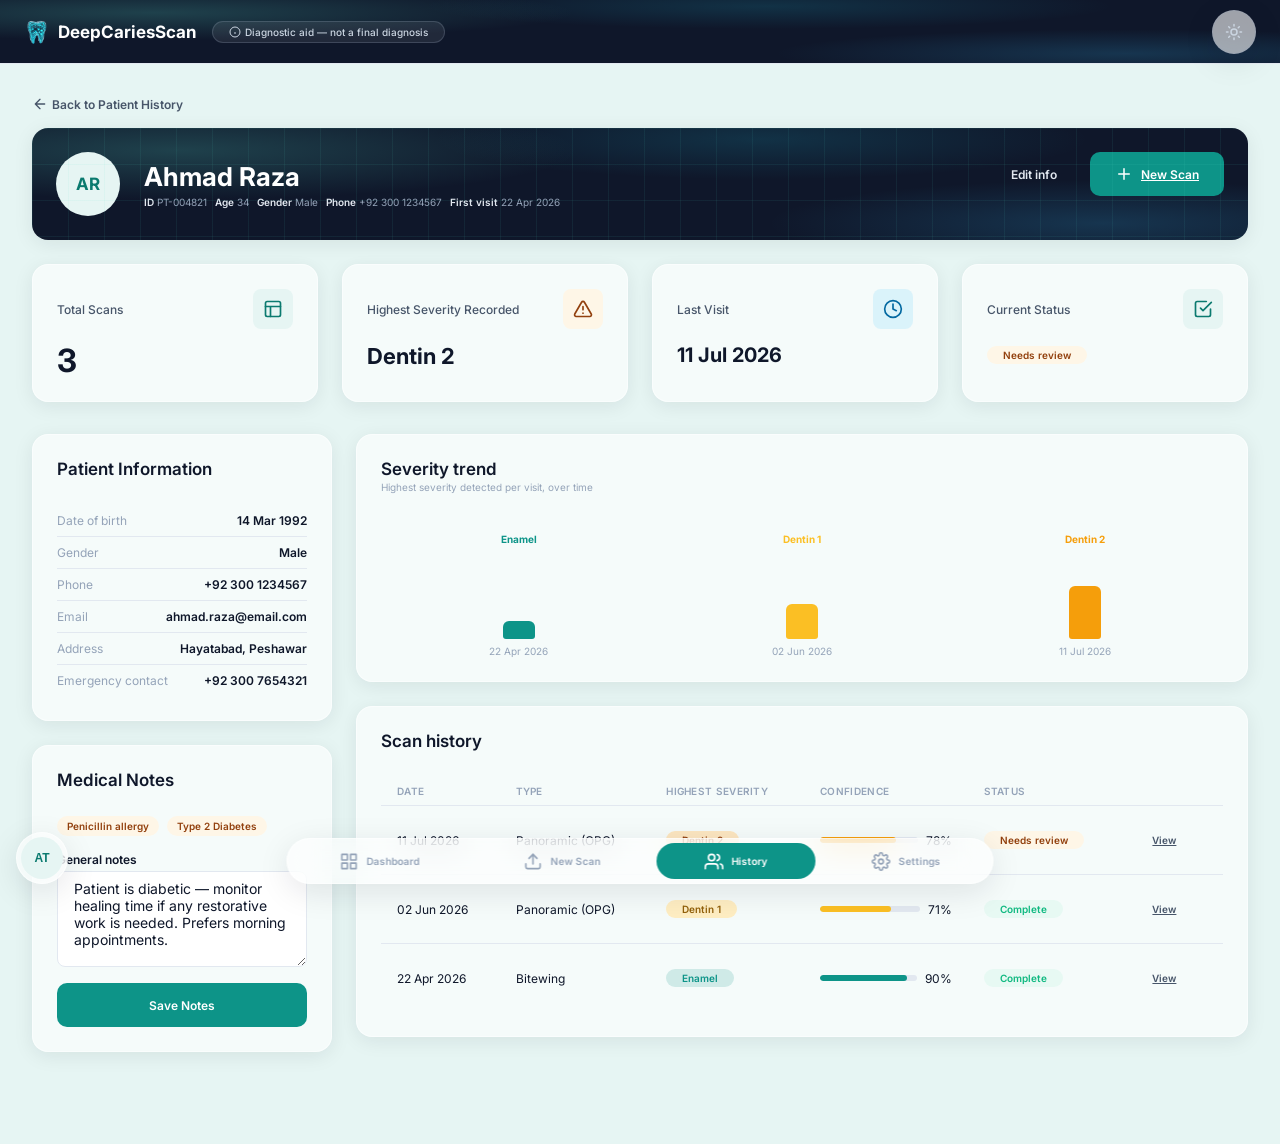
<file: patient-details.html>
<!DOCTYPE html>
<html lang="en">
<head>
<meta charset="UTF-8" />
<script>
  // Flash-safe theme init - runs before paint, before theme.js loads.
  // Full toggle logic lives in js/theme.js (added in the JS pass).
  (function () {
    var saved = localStorage.getItem('dcs-theme');
    var theme = saved || (window.matchMedia('(prefers-color-scheme: dark)').matches ? 'dark' : 'light');
    document.documentElement.setAttribute('data-theme', theme);
  })();
</script>
<meta name="viewport" content="width=device-width, initial-scale=1.0" />
<title>Patient Details · DeepCariesScan</title>
<meta name="description" content="Full patient profile and scan history in DeepCariesScan." />

<link rel="icon" type="image/png" href="img/logo.png" />
<link rel="preconnect" href="https://fonts.googleapis.com">
<link href="https://fonts.googleapis.com/css2?family=Inter:wght@400;500;600;700&display=swap" rel="stylesheet">

<link rel="stylesheet" href="css/components.css">
<link rel="stylesheet" href="css/app-shell.css">
<link rel="stylesheet" href="css/dashboard.css"><!-- shared .dcs-page-header / .dcs-panel / .dcs-table / .dcs-stat-card -->
<link rel="stylesheet" href="css/patient-details.css">
</head>
<body>

<div class="dcs-app dcs-app--no-sidebar">
  <div class="dcs-app__main">

    <!-- TOPBAR -->
    <header class="dcs-app__topbar dcs-mesh">
      <div class="dcs-app__topbar-brand">
        <img src="img/logo.png" alt="" />
        DeepCariesScan
      </div>
      <div class="dcs-navbar__disclaimer">
        <svg width="12" height="12" viewBox="0 0 24 24" fill="none" stroke="currentColor" stroke-width="2"><circle cx="12" cy="12" r="10"/><path d="M12 16v-4M12 8h.01"/></svg>
        Diagnostic aid — not a final diagnosis
      </div>
      <div class="dcs-app__topbar-right">
        <button class="dcs-theme-toggle dcs-glass dcs-focus-ring" id="themeToggle" type="button" aria-label="Toggle dark mode" aria-pressed="false">
          <svg class="dcs-theme-toggle__icon dcs-theme-toggle__icon--sun" viewBox="0 0 24 24" fill="none" stroke="currentColor" stroke-width="2" stroke-linecap="round" stroke-linejoin="round"><circle cx="12" cy="12" r="4"/><path d="M12 2v2M12 20v2M4.93 4.93l1.41 1.41M17.66 17.66l1.41 1.41M2 12h2M20 12h2M6.34 17.66l-1.41 1.41M19.07 4.93l-1.41 1.41"/></svg>
          <svg class="dcs-theme-toggle__icon dcs-theme-toggle__icon--moon" viewBox="0 0 24 24" fill="none" stroke="currentColor" stroke-width="2" stroke-linecap="round" stroke-linejoin="round"><path d="M21 12.79A9 9 0 1 1 11.21 3 7 7 0 0 0 21 12.79z"/></svg>
        </button>
      </div>
    </header>

    <main class="dcs-app__content dcs-fade-in">

      <a href="patient-history.html" class="dcs-back-link dcs-focus-ring">
        <svg viewBox="0 0 24 24" fill="none" stroke="currentColor" stroke-width="2" stroke-linecap="round" stroke-linejoin="round"><path d="M19 12H5M12 19l-7-7 7-7"/></svg>
        Back to Patient History
      </a>

      <!-- Patient profile banner -->
      <div class="dcs-profile-banner dcs-mesh">
        <div class="dcs-profile-banner__main">
          <div class="dcs-patient-card__avatar" id="profileAvatar">AR</div>
          <div>
            <h1 class="dcs-profile-banner__name" id="profileName">Ahmad Raza</h1>
            <div class="dcs-profile-banner__tags">
              <span><strong>ID</strong> PT-004821</span>
              <span><strong>Age</strong> 34</span>
              <span><strong>Gender</strong> Male</span>
              <span><strong>Phone</strong> +92 300 1234567</span>
              <span><strong>First visit</strong> 22 Apr 2026</span>
            </div>
          </div>
        </div>
        <div class="dcs-profile-banner__actions">
          <button type="button" class="dcs-btn dcs-btn--ghost dcs-focus-ring" id="editInfoBtn">Edit info</button>
          <a href="new-scan.html" class="dcs-btn dcs-btn--primary dcs-focus-ring">
            <svg viewBox="0 0 24 24" fill="none" stroke="currentColor" stroke-width="2" stroke-linecap="round"><path d="M12 5v14M5 12h14"/></svg>
            New Scan
          </a>
        </div>
      </div>

      <!-- Quick stats -->
      <div class="dcs-stat-grid">
        <div class="dcs-stat-card dcs-glass">
          <div class="dcs-stat-card__top">
            <span class="dcs-stat-card__label">Total Scans</span>
            <span class="dcs-stat-card__icon">
              <svg viewBox="0 0 24 24" fill="none" stroke="currentColor" stroke-width="2" stroke-linecap="round" stroke-linejoin="round"><rect x="3" y="3" width="18" height="18" rx="2"/><path d="M3 9h18M9 21V9"/></svg>
            </span>
          </div>
          <div class="dcs-stat-card__value" id="statTotalScans">—</div>
        </div>
        <div class="dcs-stat-card dcs-glass">
          <div class="dcs-stat-card__top">
            <span class="dcs-stat-card__label">Highest Severity Recorded</span>
            <span class="dcs-stat-card__icon dcs-stat-card__icon--warning">
              <svg viewBox="0 0 24 24" fill="none" stroke="currentColor" stroke-width="2" stroke-linecap="round" stroke-linejoin="round"><path d="M10.29 3.86l-8.18 14.18A2 2 0 0 0 3.82 21h16.36a2 2 0 0 0 1.71-3.03L13.71 3.86a2 2 0 0 0-3.42 0z"/><path d="M12 9v4M12 17h.01"/></svg>
            </span>
          </div>
          <div class="dcs-stat-card__value" id="statHighestSeverity" style="font-size:22px;">—</div>
        </div>
        <div class="dcs-stat-card dcs-glass">
          <div class="dcs-stat-card__top">
            <span class="dcs-stat-card__label">Last Visit</span>
            <span class="dcs-stat-card__icon dcs-stat-card__icon--info">
              <svg viewBox="0 0 24 24" fill="none" stroke="currentColor" stroke-width="2" stroke-linecap="round" stroke-linejoin="round"><circle cx="12" cy="12" r="10"/><path d="M12 6v6l4 2"/></svg>
            </span>
          </div>
          <div class="dcs-stat-card__value" id="statLastVisit" style="font-size:20px;">—</div>
        </div>
        <div class="dcs-stat-card dcs-glass">
          <div class="dcs-stat-card__top">
            <span class="dcs-stat-card__label">Current Status</span>
            <span class="dcs-stat-card__icon">
              <svg viewBox="0 0 24 24" fill="none" stroke="currentColor" stroke-width="2" stroke-linecap="round" stroke-linejoin="round"><path d="M9 11l3 3L22 4"/><path d="M21 12v7a2 2 0 0 1-2 2H5a2 2 0 0 1-2-2V5a2 2 0 0 1 2-2h11"/></svg>
            </span>
          </div>
          <div class="dcs-stat-card__value" id="statCurrentStatus" style="font-size:16px;">—</div>
        </div>
      </div>

      <!-- Two-column: patient/medical info + scan history -->
      <div class="dcs-details-grid">

        <div class="dcs-workspace__col">
          <div class="dcs-panel dcs-glass">
            <div class="dcs-panel__header"><h2 class="dcs-panel__title">Patient Information</h2></div>
            <div class="dcs-info-row"><span class="dcs-info-row__label">Date of birth</span><span class="dcs-info-row__value">14 Mar 1992</span></div>
            <div class="dcs-info-row"><span class="dcs-info-row__label">Gender</span><span class="dcs-info-row__value">Male</span></div>
            <div class="dcs-info-row"><span class="dcs-info-row__label">Phone</span><span class="dcs-info-row__value">+92 300 1234567</span></div>
            <div class="dcs-info-row"><span class="dcs-info-row__label">Email</span><span class="dcs-info-row__value">ahmad.raza@email.com</span></div>
            <div class="dcs-info-row"><span class="dcs-info-row__label">Address</span><span class="dcs-info-row__value">Hayatabad, Peshawar</span></div>
            <div class="dcs-info-row"><span class="dcs-info-row__label">Emergency contact</span><span class="dcs-info-row__value">+92 300 7654321</span></div>
          </div>

          <div class="dcs-panel dcs-glass" style="margin-top: var(--space-4);">
            <div class="dcs-panel__header"><h2 class="dcs-panel__title">Medical Notes</h2></div>
            <div class="dcs-medical-tags">
              <span class="dcs-medical-tag">Penicillin allergy</span>
              <span class="dcs-medical-tag">Type 2 Diabetes</span>
            </div>
            <div class="dcs-field">
              <label class="dcs-field__label" for="patientNotes">General notes</label>
              <textarea class="dcs-textarea dcs-focus-ring" id="patientNotes">Patient is diabetic — monitor healing time if any restorative work is needed. Prefers morning appointments.</textarea>
            </div>
            <button type="button" class="dcs-btn dcs-btn--primary dcs-focus-ring" id="saveNotesBtn" style="width:100%;margin-top:var(--space-3);">Save Notes</button>
          </div>
        </div>

        <div class="dcs-workspace__col">
          <div class="dcs-panel dcs-glass">
            <div class="dcs-panel__header">
              <div>
                <h2 class="dcs-panel__title">Severity trend</h2>
                <p class="dcs-panel__subtitle">Highest severity detected per visit, over time</p>
              </div>
            </div>
            <div class="dcs-trend" id="trendChart"></div>
          </div>

          <div class="dcs-panel dcs-glass" style="margin-top: var(--space-4);">
            <div class="dcs-panel__header"><h2 class="dcs-panel__title">Scan history</h2></div>
            <div class="dcs-table-wrap">
              <table class="dcs-table">
                <thead>
                  <tr>
                    <th>Date</th>
                    <th>Type</th>
                    <th>Highest severity</th>
                    <th>Confidence</th>
                    <th>Status</th>
                    <th></th>
                  </tr>
                </thead>
                <tbody id="scanHistoryBody"></tbody>
              </table>
            </div>
          </div>
        </div>

      </div>

    </main>
  </div>
</div>

<!-- ==================================================================
     ACCOUNT MENU - bottom-left floating glass avatar (replaces top-right dropdown)
     ================================================================== -->
<div class="dcs-account-menu" id="accountMenu">
  <button class="dcs-account-menu__trigger dcs-glass dcs-focus-ring" id="avatarBtn" type="button" aria-haspopup="true" aria-expanded="false" aria-label="Account menu">
    <div class="dcs-patient-card__avatar">AT</div>
  </button>
  <div class="dcs-app__dropdown dcs-app__dropdown--up dcs-glass" id="avatarDropdown" hidden role="menu">
    <div class="dcs-app__dropdown-header">
      <div class="name">Dr. Ayesha Tariq</div>
      <div class="role">dr.ayesha@kcd.edu.pk</div>
    </div>
    <a href="doctor-profile.html" class="dcs-app__dropdown-item" role="menuitem">
      <svg viewBox="0 0 24 24" fill="none" stroke="currentColor" stroke-width="2"><path d="M20 21v-2a4 4 0 0 0-4-4H8a4 4 0 0 0-4 4v2"/><circle cx="12" cy="7" r="4"/></svg>
      Doctor Profile
    </a>
    <a href="settings.html" class="dcs-app__dropdown-item" role="menuitem">
      <svg viewBox="0 0 24 24" fill="none" stroke="currentColor" stroke-width="2"><circle cx="12" cy="12" r="3"/><path d="M19.4 15a1.65 1.65 0 0 0 .33 1.82l.06.06a2 2 0 1 1-2.83 2.83"/></svg>
      Settings
    </a>
    <a href="help.html" class="dcs-app__dropdown-item" role="menuitem">
      <svg viewBox="0 0 24 24" fill="none" stroke="currentColor" stroke-width="2"><circle cx="12" cy="12" r="10"/><path d="M9.09 9a3 3 0 0 1 5.83 1c0 2-3 2-3 4"/><path d="M12 17h.01"/></svg>
      Help &amp; About
    </a>
    <button class="dcs-app__dropdown-item dcs-app__dropdown-item--danger" id="logoutItem" role="menuitem">
      <svg viewBox="0 0 24 24" fill="none" stroke="currentColor" stroke-width="2"><path d="M9 21H5a2 2 0 0 1-2-2V5a2 2 0 0 1 2-2h4"/><path d="M16 17l5-5-5-5"/><path d="M21 12H9"/></svg>
      Log Out
    </button>
  </div>
</div>

<!-- ==================================================================
     FIXED GLASS PILL NAV - bottom center, all screen sizes
     ================================================================== -->
<nav class="dcs-pillnav dcs-glass" id="pillNav">
  <a href="dashboard.html" class="dcs-pillnav__item dcs-focus-ring" data-page="dashboard">
    <svg viewBox="0 0 24 24" fill="none" stroke="currentColor" stroke-width="2" stroke-linecap="round" stroke-linejoin="round"><rect x="3" y="3" width="7" height="7"/><rect x="14" y="3" width="7" height="7"/><rect x="14" y="14" width="7" height="7"/><rect x="3" y="14" width="7" height="7"/></svg>
    <span>Dashboard</span>
  </a>
  <a href="new-scan.html" class="dcs-pillnav__item dcs-focus-ring" data-page="new-scan">
    <svg viewBox="0 0 24 24" fill="none" stroke="currentColor" stroke-width="2" stroke-linecap="round" stroke-linejoin="round"><path d="M21 15v4a2 2 0 0 1-2 2H5a2 2 0 0 1-2-2v-4"/><path d="M17 8l-5-5-5 5"/><path d="M12 3v12"/></svg>
    <span>New Scan</span>
  </a>
  <a href="patient-history.html" class="dcs-pillnav__item dcs-focus-ring dcs-active" data-page="patient-history">
    <svg viewBox="0 0 24 24" fill="none" stroke="currentColor" stroke-width="2" stroke-linecap="round" stroke-linejoin="round"><path d="M17 21v-2a4 4 0 0 0-4-4H5a4 4 0 0 0-4 4v2"/><circle cx="9" cy="7" r="4"/><path d="M23 21v-2a4 4 0 0 0-3-3.87M16 3.13a4 4 0 0 1 0 7.75"/></svg>
    <span>History</span>
  </a>
  <a href="settings.html" class="dcs-pillnav__item dcs-focus-ring" data-page="settings">
    <svg viewBox="0 0 24 24" fill="none" stroke="currentColor" stroke-width="2" stroke-linecap="round" stroke-linejoin="round"><circle cx="12" cy="12" r="3"/><path d="M19.4 15a1.65 1.65 0 0 0 .33 1.82l.06.06a2 2 0 1 1-2.83 2.83l-.06-.06a1.65 1.65 0 0 0-1.82-.33 1.65 1.65 0 0 0-1 1.51V21a2 2 0 0 1-4 0v-.09A1.65 1.65 0 0 0 9 19.4a1.65 1.65 0 0 0-1.82.33l-.06.06a2 2 0 1 1-2.83-2.83l.06-.06a1.65 1.65 0 0 0 .33-1.82 1.65 1.65 0 0 0-1.51-1H3a2 2 0 0 1 0-4h.09A1.65 1.65 0 0 0 4.6 9a1.65 1.65 0 0 0-.33-1.82l-.06-.06a2 2 0 1 1 2.83-2.83l.06.06a1.65 1.65 0 0 0 1.82.33H9a1.65 1.65 0 0 0 1-1.51V3a2 2 0 0 1 4 0v.09a1.65 1.65 0 0 0 1 1.51 1.65 1.65 0 0 0 1.82-.33l.06-.06a2 2 0 1 1 2.83 2.83l-.06.06a1.65 1.65 0 0 0-.33 1.82V9a1.65 1.65 0 0 0 1.51 1H21a2 2 0 0 1 0 4h-.09a1.65 1.65 0 0 0-1.51 1z"/></svg>
    <span>Settings</span>
  </a>
</nav>

<script src="js/theme.js"></script>
<script src="js/components.js"></script>
<script src="js/app-shell.js"></script>
<script src="js/patient-details.js"></script>
</body>
</html>
</file>
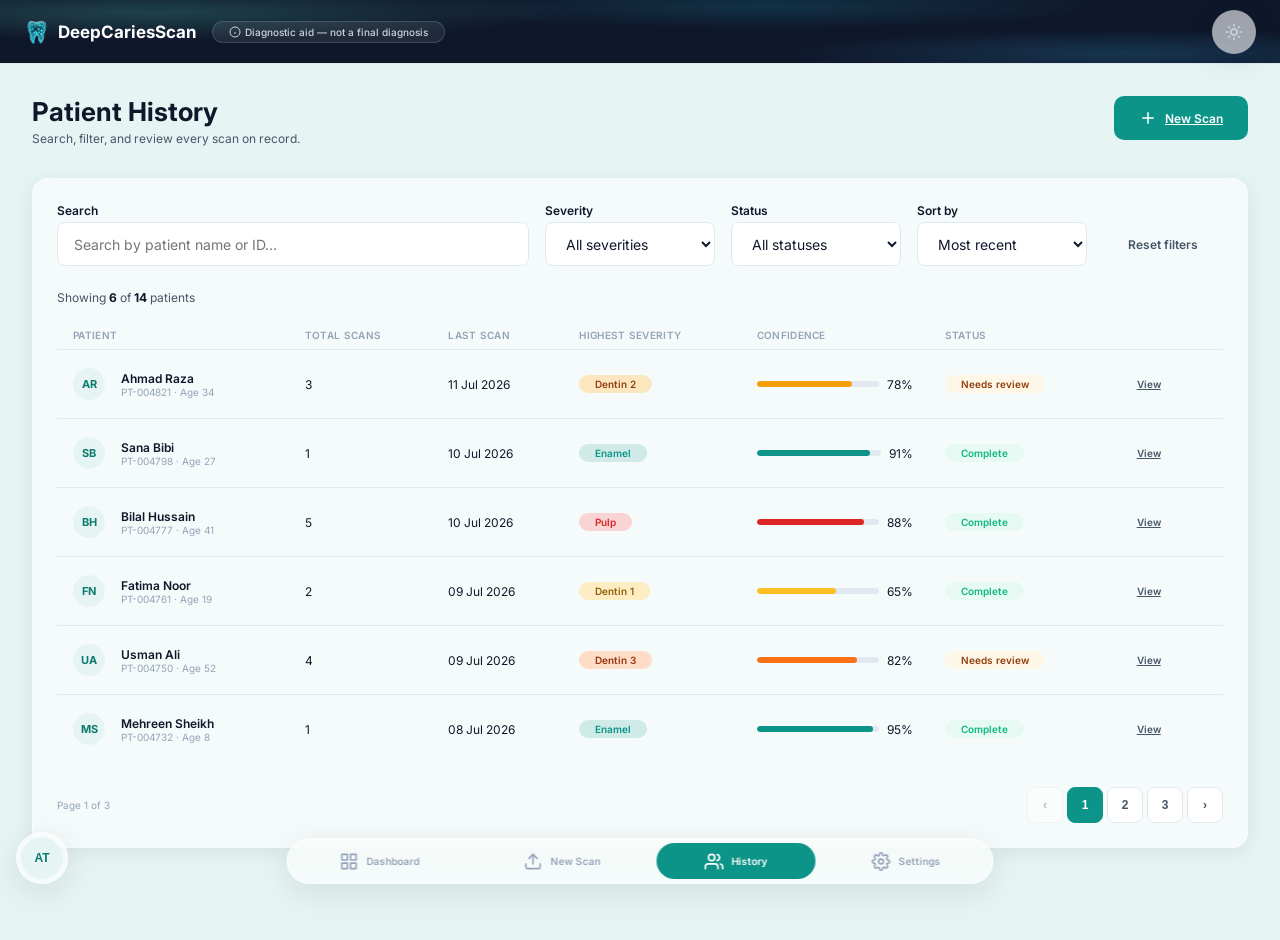
<file: patient-history.html>
<!DOCTYPE html>
<html lang="en">
<head>
<meta charset="UTF-8" />
<script>
  // Flash-safe theme init - runs before paint, before theme.js loads.
  // Full toggle logic lives in js/theme.js (added in the JS pass).
  (function () {
    var saved = localStorage.getItem('dcs-theme');
    var theme = saved || (window.matchMedia('(prefers-color-scheme: dark)').matches ? 'dark' : 'light');
    document.documentElement.setAttribute('data-theme', theme);
  })();
</script>
<meta name="viewport" content="width=device-width, initial-scale=1.0" />
<title>Patient History · DeepCariesScan</title>
<meta name="description" content="Browse, search, and filter all patient scans in DeepCariesScan." />

<link rel="icon" type="image/png" href="img/logo.png" />
<link rel="preconnect" href="https://fonts.googleapis.com">
<link href="https://fonts.googleapis.com/css2?family=Inter:wght@400;500;600;700&display=swap" rel="stylesheet">

<link rel="stylesheet" href="css/components.css">
<link rel="stylesheet" href="css/app-shell.css">
<link rel="stylesheet" href="css/dashboard.css"><!-- reuses .dcs-page-header / .dcs-panel / .dcs-table -->
<link rel="stylesheet" href="css/patient-history.css">
</head>
<body>

<div class="dcs-app dcs-app--no-sidebar">
  <div class="dcs-app__main">

    <!-- TOPBAR -->
    <header class="dcs-app__topbar dcs-mesh">
      <div class="dcs-app__topbar-brand">
        <img src="img/logo.png" alt="" />
        DeepCariesScan
      </div>
      <div class="dcs-navbar__disclaimer">
        <svg width="12" height="12" viewBox="0 0 24 24" fill="none" stroke="currentColor" stroke-width="2"><circle cx="12" cy="12" r="10"/><path d="M12 16v-4M12 8h.01"/></svg>
        Diagnostic aid — not a final diagnosis
      </div>
      <div class="dcs-app__topbar-right">
        <button class="dcs-theme-toggle dcs-glass dcs-focus-ring" id="themeToggle" type="button" aria-label="Toggle dark mode" aria-pressed="false">
          <svg class="dcs-theme-toggle__icon dcs-theme-toggle__icon--sun" viewBox="0 0 24 24" fill="none" stroke="currentColor" stroke-width="2" stroke-linecap="round" stroke-linejoin="round"><circle cx="12" cy="12" r="4"/><path d="M12 2v2M12 20v2M4.93 4.93l1.41 1.41M17.66 17.66l1.41 1.41M2 12h2M20 12h2M6.34 17.66l-1.41 1.41M19.07 4.93l-1.41 1.41"/></svg>
          <svg class="dcs-theme-toggle__icon dcs-theme-toggle__icon--moon" viewBox="0 0 24 24" fill="none" stroke="currentColor" stroke-width="2" stroke-linecap="round" stroke-linejoin="round"><path d="M21 12.79A9 9 0 1 1 11.21 3 7 7 0 0 0 21 12.79z"/></svg>
        </button>
      </div>
    </header>

    <main class="dcs-app__content dcs-fade-in">

      <div class="dcs-page-header">
        <div>
          <h1>Patient History</h1>
          <p>Search, filter, and review every scan on record.</p>
        </div>
        <a href="new-scan.html" class="dcs-btn dcs-btn--primary dcs-focus-ring">
          <svg viewBox="0 0 24 24" fill="none" stroke="currentColor" stroke-width="2" stroke-linecap="round"><path d="M12 5v14M5 12h14"/></svg>
          New Scan
        </a>
      </div>

      <div class="dcs-panel dcs-glass">

        <!-- Filter toolbar -->
        <div class="dcs-filter-bar">
          <div class="dcs-field dcs-filter-bar__search">
            <label class="dcs-field__label" for="searchInput">Search</label>
            <input class="dcs-input dcs-focus-ring" type="text" id="searchInput" placeholder="Search by patient name or ID…" autocomplete="off" />
          </div>

          <div class="dcs-field dcs-filter-bar__select">
            <label class="dcs-field__label" for="severityFilter">Severity</label>
            <select class="dcs-select dcs-focus-ring" id="severityFilter">
              <option value="all">All severities</option>
              <option value="e">Enamel</option>
              <option value="d1">Dentin 1</option>
              <option value="d2">Dentin 2</option>
              <option value="d3">Dentin 3</option>
              <option value="p">Pulp</option>
            </select>
          </div>

          <div class="dcs-field dcs-filter-bar__select">
            <label class="dcs-field__label" for="statusFilter">Status</label>
            <select class="dcs-select dcs-focus-ring" id="statusFilter">
              <option value="all">All statuses</option>
              <option value="complete">Complete</option>
              <option value="review">Needs review</option>
            </select>
          </div>

          <div class="dcs-field dcs-filter-bar__select">
            <label class="dcs-field__label" for="sortSelect">Sort by</label>
            <select class="dcs-select dcs-focus-ring" id="sortSelect">
              <option value="recent">Most recent</option>
              <option value="severity">Highest severity</option>
              <option value="name">Name A–Z</option>
            </select>
          </div>

          <button type="button" class="dcs-btn dcs-btn--ghost dcs-filter-bar__reset dcs-focus-ring" id="resetFiltersBtn">Reset filters</button>
        </div>

        <div class="dcs-results-meta">
          <span id="resultsMeta">Showing <strong>0</strong> of <strong>0</strong> patients</span>
        </div>

        <!-- Empty state -->
        <div class="dcs-history-empty" id="emptyState" hidden>
          <svg viewBox="0 0 24 24" fill="none" stroke="currentColor" stroke-width="1.5" stroke-linecap="round" stroke-linejoin="round"><circle cx="11" cy="11" r="8"/><path d="M21 21l-4.35-4.35"/></svg>
          <p>No patients match your filters. Try adjusting your search or filters.</p>
          <button type="button" class="dcs-btn dcs-btn--secondary dcs-focus-ring" id="emptyResetBtn">Reset filters</button>
        </div>

        <!-- Results table -->
        <div class="dcs-table-wrap" id="tableWrap">
          <table class="dcs-table">
            <thead>
              <tr>
                <th>Patient</th>
                <th>Total scans</th>
                <th>Last scan</th>
                <th>Highest severity</th>
                <th>Confidence</th>
                <th>Status</th>
                <th></th>
              </tr>
            </thead>
            <tbody id="patientsTableBody"></tbody>
          </table>
        </div>

        <!-- Pagination -->
        <div class="dcs-pagination" id="pagination">
          <span class="dcs-pagination__info" id="paginationInfo"></span>
          <div class="dcs-pagination__pages" id="paginationPages"></div>
        </div>

      </div>

    </main>
  </div>
</div>

<!-- ==================================================================
     ACCOUNT MENU - bottom-left floating glass avatar (replaces top-right dropdown)
     ================================================================== -->
<div class="dcs-account-menu" id="accountMenu">
  <button class="dcs-account-menu__trigger dcs-glass dcs-focus-ring" id="avatarBtn" type="button" aria-haspopup="true" aria-expanded="false" aria-label="Account menu">
    <div class="dcs-patient-card__avatar">AT</div>
  </button>
  <div class="dcs-app__dropdown dcs-app__dropdown--up dcs-glass" id="avatarDropdown" hidden role="menu">
    <div class="dcs-app__dropdown-header">
      <div class="name">Dr. Ayesha Tariq</div>
      <div class="role">dr.ayesha@kcd.edu.pk</div>
    </div>
    <a href="doctor-profile.html" class="dcs-app__dropdown-item" role="menuitem">
      <svg viewBox="0 0 24 24" fill="none" stroke="currentColor" stroke-width="2"><path d="M20 21v-2a4 4 0 0 0-4-4H8a4 4 0 0 0-4 4v2"/><circle cx="12" cy="7" r="4"/></svg>
      Doctor Profile
    </a>
    <a href="settings.html" class="dcs-app__dropdown-item" role="menuitem">
      <svg viewBox="0 0 24 24" fill="none" stroke="currentColor" stroke-width="2"><circle cx="12" cy="12" r="3"/><path d="M19.4 15a1.65 1.65 0 0 0 .33 1.82l.06.06a2 2 0 1 1-2.83 2.83"/></svg>
      Settings
    </a>
    <a href="help.html" class="dcs-app__dropdown-item" role="menuitem">
      <svg viewBox="0 0 24 24" fill="none" stroke="currentColor" stroke-width="2"><circle cx="12" cy="12" r="10"/><path d="M9.09 9a3 3 0 0 1 5.83 1c0 2-3 2-3 4"/><path d="M12 17h.01"/></svg>
      Help &amp; About
    </a>
    <button class="dcs-app__dropdown-item dcs-app__dropdown-item--danger" id="logoutItem" role="menuitem">
      <svg viewBox="0 0 24 24" fill="none" stroke="currentColor" stroke-width="2"><path d="M9 21H5a2 2 0 0 1-2-2V5a2 2 0 0 1 2-2h4"/><path d="M16 17l5-5-5-5"/><path d="M21 12H9"/></svg>
      Log Out
    </button>
  </div>
</div>

<!-- ==================================================================
     FIXED GLASS PILL NAV - bottom center, all screen sizes
     ================================================================== -->
<nav class="dcs-pillnav dcs-glass" id="pillNav">
  <a href="dashboard.html" class="dcs-pillnav__item dcs-focus-ring" data-page="dashboard">
    <svg viewBox="0 0 24 24" fill="none" stroke="currentColor" stroke-width="2" stroke-linecap="round" stroke-linejoin="round"><rect x="3" y="3" width="7" height="7"/><rect x="14" y="3" width="7" height="7"/><rect x="14" y="14" width="7" height="7"/><rect x="3" y="14" width="7" height="7"/></svg>
    <span>Dashboard</span>
  </a>
  <a href="new-scan.html" class="dcs-pillnav__item dcs-focus-ring" data-page="new-scan">
    <svg viewBox="0 0 24 24" fill="none" stroke="currentColor" stroke-width="2" stroke-linecap="round" stroke-linejoin="round"><path d="M21 15v4a2 2 0 0 1-2 2H5a2 2 0 0 1-2-2v-4"/><path d="M17 8l-5-5-5 5"/><path d="M12 3v12"/></svg>
    <span>New Scan</span>
  </a>
  <a href="patient-history.html" class="dcs-pillnav__item dcs-focus-ring dcs-active" data-page="patient-history">
    <svg viewBox="0 0 24 24" fill="none" stroke="currentColor" stroke-width="2" stroke-linecap="round" stroke-linejoin="round"><path d="M17 21v-2a4 4 0 0 0-4-4H5a4 4 0 0 0-4 4v2"/><circle cx="9" cy="7" r="4"/><path d="M23 21v-2a4 4 0 0 0-3-3.87M16 3.13a4 4 0 0 1 0 7.75"/></svg>
    <span>History</span>
  </a>
  <a href="settings.html" class="dcs-pillnav__item dcs-focus-ring" data-page="settings">
    <svg viewBox="0 0 24 24" fill="none" stroke="currentColor" stroke-width="2" stroke-linecap="round" stroke-linejoin="round"><circle cx="12" cy="12" r="3"/><path d="M19.4 15a1.65 1.65 0 0 0 .33 1.82l.06.06a2 2 0 1 1-2.83 2.83l-.06-.06a1.65 1.65 0 0 0-1.82-.33 1.65 1.65 0 0 0-1 1.51V21a2 2 0 0 1-4 0v-.09A1.65 1.65 0 0 0 9 19.4a1.65 1.65 0 0 0-1.82.33l-.06.06a2 2 0 1 1-2.83-2.83l.06-.06a1.65 1.65 0 0 0 .33-1.82 1.65 1.65 0 0 0-1.51-1H3a2 2 0 0 1 0-4h.09A1.65 1.65 0 0 0 4.6 9a1.65 1.65 0 0 0-.33-1.82l-.06-.06a2 2 0 1 1 2.83-2.83l.06.06a1.65 1.65 0 0 0 1.82.33H9a1.65 1.65 0 0 0 1-1.51V3a2 2 0 0 1 4 0v.09a1.65 1.65 0 0 0 1 1.51 1.65 1.65 0 0 0 1.82-.33l.06-.06a2 2 0 1 1 2.83 2.83l-.06.06a1.65 1.65 0 0 0-.33 1.82V9a1.65 1.65 0 0 0 1.51 1H21a2 2 0 0 1 0 4h-.09a1.65 1.65 0 0 0-1.51 1z"/></svg>
    <span>Settings</span>
  </a>
</nav>

<script src="js/theme.js"></script>
<script src="js/components.js"></script>
<script src="js/app-shell.js"></script>
<script src="js/patient-history.js"></script>
</body>
</html>
</file>
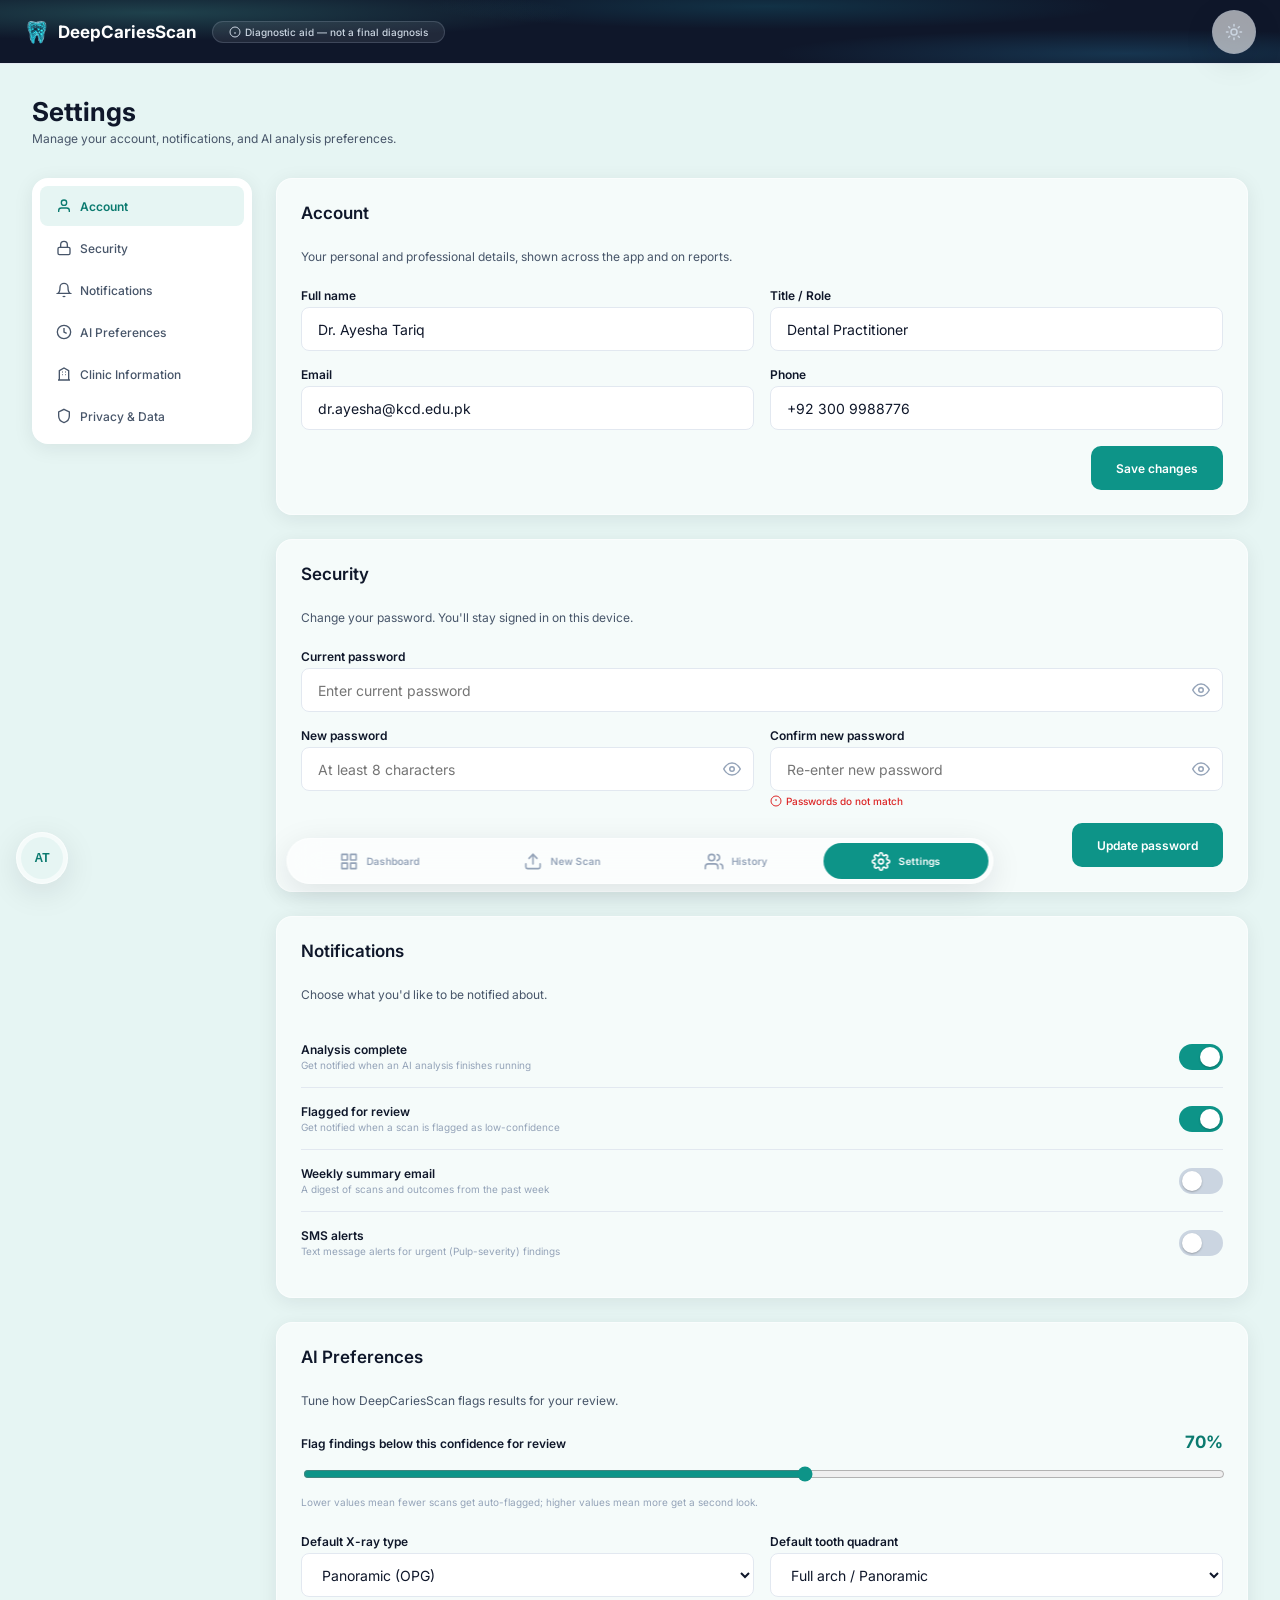
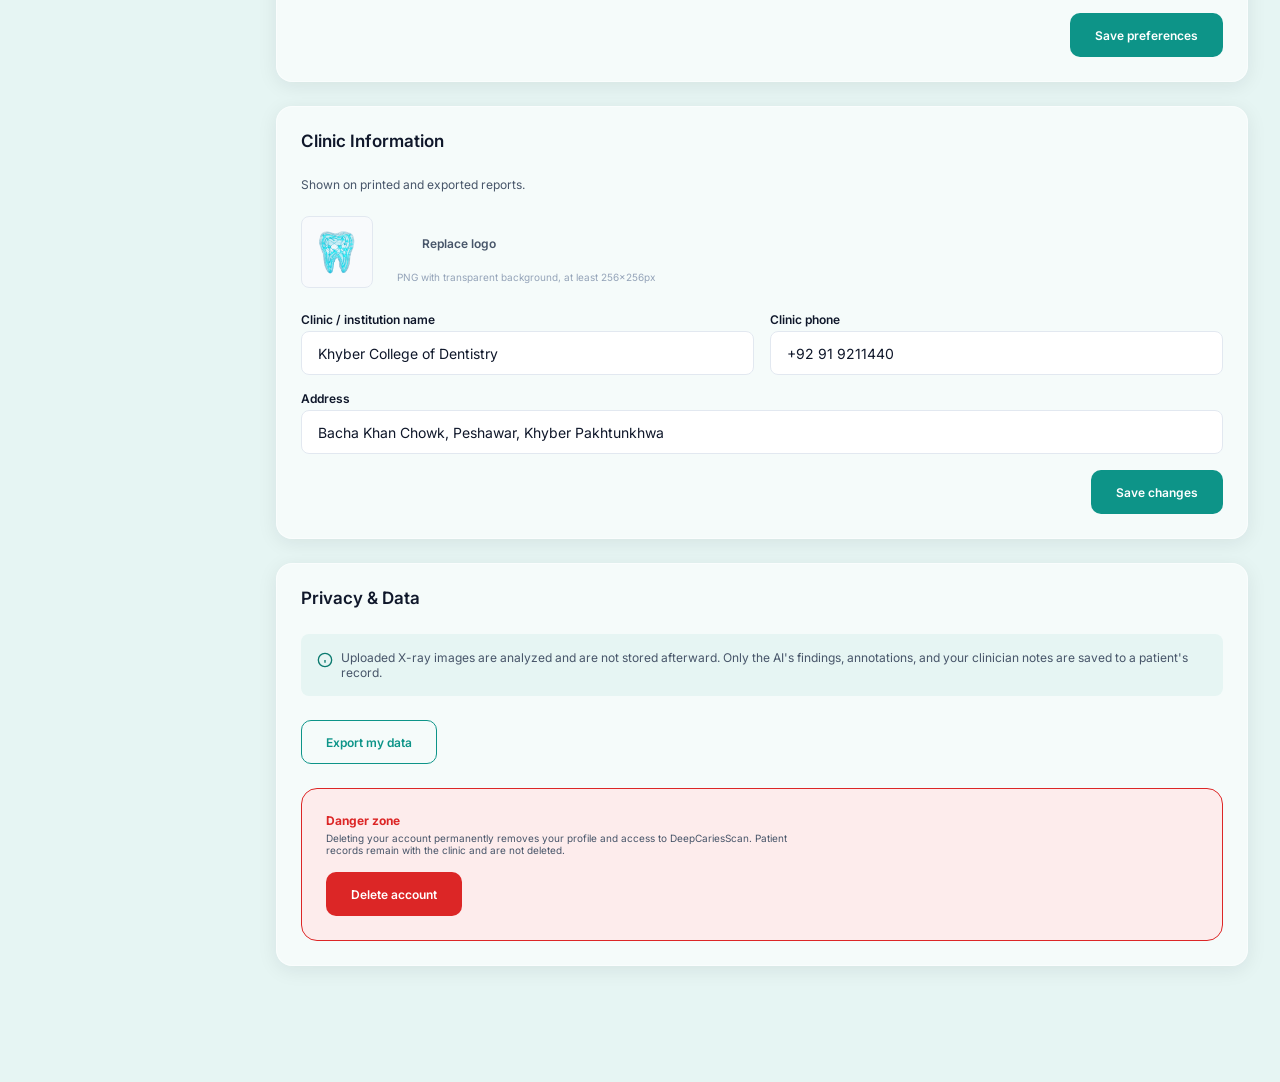
<file: settings.html>
<!DOCTYPE html>
<html lang="en">
<head>
<meta charset="UTF-8" />
<script>
  // Flash-safe theme init - runs before paint, before theme.js loads.
  // Full toggle logic lives in js/theme.js (added in the JS pass).
  (function () {
    var saved = localStorage.getItem('dcs-theme');
    var theme = saved || (window.matchMedia('(prefers-color-scheme: dark)').matches ? 'dark' : 'light');
    document.documentElement.setAttribute('data-theme', theme);
  })();
</script>
<meta name="viewport" content="width=device-width, initial-scale=1.0" />
<title>Settings · DeepCariesScan</title>
<meta name="description" content="Manage your account, notifications, AI preferences, and clinic information." />

<link rel="icon" type="image/png" href="img/logo.png" />
<link rel="preconnect" href="https://fonts.googleapis.com">
<link href="https://fonts.googleapis.com/css2?family=Inter:wght@400;500;600;700&display=swap" rel="stylesheet">

<link rel="stylesheet" href="css/components.css">
<link rel="stylesheet" href="css/app-shell.css">
<link rel="stylesheet" href="css/dashboard.css"><!-- shared .dcs-page-header / .dcs-panel -->
<link rel="stylesheet" href="css/settings.css">
</head>
<body>

<div class="dcs-app dcs-app--no-sidebar">
  <div class="dcs-app__main">

    <!-- TOPBAR -->
    <header class="dcs-app__topbar dcs-mesh">
      <div class="dcs-app__topbar-brand">
        <img src="img/logo.png" alt="" />
        DeepCariesScan
      </div>
      <div class="dcs-navbar__disclaimer">
        <svg width="12" height="12" viewBox="0 0 24 24" fill="none" stroke="currentColor" stroke-width="2"><circle cx="12" cy="12" r="10"/><path d="M12 16v-4M12 8h.01"/></svg>
        Diagnostic aid — not a final diagnosis
      </div>
      <div class="dcs-app__topbar-right">
        <button class="dcs-theme-toggle dcs-glass dcs-focus-ring" id="themeToggle" type="button" aria-label="Toggle dark mode" aria-pressed="false">
          <svg class="dcs-theme-toggle__icon dcs-theme-toggle__icon--sun" viewBox="0 0 24 24" fill="none" stroke="currentColor" stroke-width="2" stroke-linecap="round" stroke-linejoin="round"><circle cx="12" cy="12" r="4"/><path d="M12 2v2M12 20v2M4.93 4.93l1.41 1.41M17.66 17.66l1.41 1.41M2 12h2M20 12h2M6.34 17.66l-1.41 1.41M19.07 4.93l-1.41 1.41"/></svg>
          <svg class="dcs-theme-toggle__icon dcs-theme-toggle__icon--moon" viewBox="0 0 24 24" fill="none" stroke="currentColor" stroke-width="2" stroke-linecap="round" stroke-linejoin="round"><path d="M21 12.79A9 9 0 1 1 11.21 3 7 7 0 0 0 21 12.79z"/></svg>
        </button>
      </div>
    </header>

    <main class="dcs-app__content dcs-fade-in">

      <div class="dcs-page-header">
        <div>
          <h1>Settings</h1>
          <p>Manage your account, notifications, and AI analysis preferences.</p>
        </div>
      </div>

      <div class="dcs-settings-grid">

        <!-- Sub-nav -->
        <nav class="dcs-settings-nav" id="settingsNav" aria-label="Settings sections">
          <a href="#account" class="dcs-settings-nav__link dcs-active">
            <svg viewBox="0 0 24 24" fill="none" stroke="currentColor" stroke-width="2"><path d="M20 21v-2a4 4 0 0 0-4-4H8a4 4 0 0 0-4 4v2"/><circle cx="12" cy="7" r="4"/></svg>
            Account
          </a>
          <a href="#security" class="dcs-settings-nav__link">
            <svg viewBox="0 0 24 24" fill="none" stroke="currentColor" stroke-width="2"><rect x="3" y="11" width="18" height="11" rx="2"/><path d="M7 11V7a5 5 0 0 1 10 0v4"/></svg>
            Security
          </a>
          <a href="#notifications" class="dcs-settings-nav__link">
            <svg viewBox="0 0 24 24" fill="none" stroke="currentColor" stroke-width="2"><path d="M18 8a6 6 0 0 0-12 0c0 7-3 9-3 9h18s-3-2-3-9"/><path d="M13.73 21a2 2 0 0 1-3.46 0"/></svg>
            Notifications
          </a>
          <a href="#ai-preferences" class="dcs-settings-nav__link">
            <svg viewBox="0 0 24 24" fill="none" stroke="currentColor" stroke-width="2"><circle cx="12" cy="12" r="10"/><path d="M12 6v6l4 2"/></svg>
            AI Preferences
          </a>
          <a href="#clinic" class="dcs-settings-nav__link">
            <svg viewBox="0 0 24 24" fill="none" stroke="currentColor" stroke-width="2"><path d="M3 21h18M5 21V7l7-4 7 4v14M9 9h1M9 13h1M14 9h1M14 13h1"/></svg>
            Clinic Information
          </a>
          <a href="#privacy" class="dcs-settings-nav__link">
            <svg viewBox="0 0 24 24" fill="none" stroke="currentColor" stroke-width="2"><path d="M12 2l8 4v6c0 5-3.5 8.5-8 10-4.5-1.5-8-5-8-10V6l8-4z"/></svg>
            Privacy &amp; Data
          </a>
        </nav>

        <!-- Sections -->
        <div>

          <section class="dcs-panel dcs-glass dcs-settings-section" id="account">
            <div class="dcs-panel__header"><h2 class="dcs-panel__title">Account</h2></div>
            <p class="dcs-settings-section__desc">Your personal and professional details, shown across the app and on reports.</p>
            <div class="dcs-form-row">
              <div class="dcs-field">
                <label class="dcs-field__label" for="fullName">Full name</label>
                <input class="dcs-input dcs-focus-ring" type="text" id="fullName" value="Dr. Ayesha Tariq" />
              </div>
              <div class="dcs-field">
                <label class="dcs-field__label" for="titleRole">Title / Role</label>
                <input class="dcs-input dcs-focus-ring" type="text" id="titleRole" value="Dental Practitioner" />
              </div>
            </div>
            <div class="dcs-form-row" style="margin-top: var(--space-3);">
              <div class="dcs-field">
                <label class="dcs-field__label" for="email">Email</label>
                <input class="dcs-input dcs-focus-ring" type="email" id="email" value="dr.ayesha@kcd.edu.pk" />
              </div>
              <div class="dcs-field">
                <label class="dcs-field__label" for="phone">Phone</label>
                <input class="dcs-input dcs-focus-ring" type="tel" id="phone" value="+92 300 9988776" />
              </div>
            </div>
            <div class="dcs-form-actions">
              <button type="button" class="dcs-btn dcs-btn--primary dcs-focus-ring" data-save="Account details">Save changes</button>
            </div>
          </section>

          <section class="dcs-panel dcs-glass dcs-settings-section" id="security">
            <div class="dcs-panel__header"><h2 class="dcs-panel__title">Security</h2></div>
            <p class="dcs-settings-section__desc">Change your password. You'll stay signed in on this device.</p>
            <div class="dcs-field">
              <label class="dcs-field__label" for="currentPassword">Current password</label>
              <div class="dcs-password-wrap">
                <input class="dcs-input dcs-focus-ring" type="password" id="currentPassword" placeholder="Enter current password" />
                <button type="button" class="dcs-password-wrap__toggle dcs-focus-ring" data-toggle-for="currentPassword" aria-label="Show password">
                  <svg viewBox="0 0 24 24" fill="none" stroke="currentColor" stroke-width="2" stroke-linecap="round" stroke-linejoin="round"><path d="M1 12s4-8 11-8 11 8 11 8-4 8-11 8-11-8-11-8z"/><circle cx="12" cy="12" r="3"/></svg>
                </button>
              </div>
            </div>
            <div class="dcs-form-row" style="margin-top: var(--space-3);">
              <div class="dcs-field">
                <label class="dcs-field__label" for="newPassword">New password</label>
                <div class="dcs-password-wrap">
                  <input class="dcs-input dcs-focus-ring" type="password" id="newPassword" placeholder="At least 8 characters" />
                  <button type="button" class="dcs-password-wrap__toggle dcs-focus-ring" data-toggle-for="newPassword" aria-label="Show password">
                    <svg viewBox="0 0 24 24" fill="none" stroke="currentColor" stroke-width="2" stroke-linecap="round" stroke-linejoin="round"><path d="M1 12s4-8 11-8 11 8 11 8-4 8-11 8-11-8-11-8z"/><circle cx="12" cy="12" r="3"/></svg>
                  </button>
                </div>
              </div>
              <div class="dcs-field">
                <label class="dcs-field__label" for="confirmPassword">Confirm new password</label>
                <div class="dcs-password-wrap">
                  <input class="dcs-input dcs-focus-ring" type="password" id="confirmPassword" placeholder="Re-enter new password" />
                  <button type="button" class="dcs-password-wrap__toggle dcs-focus-ring" data-toggle-for="confirmPassword" aria-label="Show password">
                    <svg viewBox="0 0 24 24" fill="none" stroke="currentColor" stroke-width="2" stroke-linecap="round" stroke-linejoin="round"><path d="M1 12s4-8 11-8 11 8 11 8-4 8-11 8-11-8-11-8z"/><circle cx="12" cy="12" r="3"/></svg>
                  </button>
                </div>
                <span class="dcs-field__error" id="passwordMatchError" hidden>
                  <svg width="12" height="12" viewBox="0 0 24 24" fill="none" stroke="currentColor" stroke-width="2"><circle cx="12" cy="12" r="10"/><path d="M12 8v4M12 16h.01"/></svg>
                  Passwords do not match
                </span>
              </div>
            </div>
            <div class="dcs-form-actions">
              <button type="button" class="dcs-btn dcs-btn--primary dcs-focus-ring" id="changePasswordBtn">Update password</button>
            </div>
          </section>

          <section class="dcs-panel dcs-glass dcs-settings-section" id="notifications">
            <div class="dcs-panel__header"><h2 class="dcs-panel__title">Notifications</h2></div>
            <p class="dcs-settings-section__desc">Choose what you'd like to be notified about.</p>

            <div class="dcs-switch-row">
              <div>
                <div class="dcs-switch-row__title">Analysis complete</div>
                <div class="dcs-switch-row__desc">Get notified when an AI analysis finishes running</div>
              </div>
              <label class="dcs-switch">
                <input type="checkbox" checked />
                <span class="dcs-switch__track"></span>
              </label>
            </div>
            <div class="dcs-switch-row">
              <div>
                <div class="dcs-switch-row__title">Flagged for review</div>
                <div class="dcs-switch-row__desc">Get notified when a scan is flagged as low-confidence</div>
              </div>
              <label class="dcs-switch">
                <input type="checkbox" checked />
                <span class="dcs-switch__track"></span>
              </label>
            </div>
            <div class="dcs-switch-row">
              <div>
                <div class="dcs-switch-row__title">Weekly summary email</div>
                <div class="dcs-switch-row__desc">A digest of scans and outcomes from the past week</div>
              </div>
              <label class="dcs-switch">
                <input type="checkbox" />
                <span class="dcs-switch__track"></span>
              </label>
            </div>
            <div class="dcs-switch-row">
              <div>
                <div class="dcs-switch-row__title">SMS alerts</div>
                <div class="dcs-switch-row__desc">Text message alerts for urgent (Pulp-severity) findings</div>
              </div>
              <label class="dcs-switch">
                <input type="checkbox" />
                <span class="dcs-switch__track"></span>
              </label>
            </div>
          </section>

          <section class="dcs-panel dcs-glass dcs-settings-section" id="ai-preferences">
            <div class="dcs-panel__header"><h2 class="dcs-panel__title">AI Preferences</h2></div>
            <p class="dcs-settings-section__desc">Tune how DeepCariesScan flags results for your review.</p>

            <div class="dcs-range-row">
              <div class="dcs-range-row__top">
                <label class="dcs-field__label" for="confidenceThreshold" style="margin:0;">Flag findings below this confidence for review</label>
                <span class="dcs-range-row__value" id="confidenceValue">70%</span>
              </div>
              <input type="range" class="dcs-range" id="confidenceThreshold" min="40" max="95" step="5" value="70" />
              <span class="dcs-field__helper">Lower values mean fewer scans get auto-flagged; higher values mean more get a second look.</span>
            </div>

            <div class="dcs-form-row">
              <div class="dcs-field">
                <label class="dcs-field__label" for="defaultXrayType">Default X-ray type</label>
                <select class="dcs-select dcs-focus-ring" id="defaultXrayType">
                  <option>Panoramic (OPG)</option>
                  <option>Bitewing</option>
                  <option>Periapical</option>
                </select>
              </div>
              <div class="dcs-field">
                <label class="dcs-field__label" for="defaultQuadrant">Default tooth quadrant</label>
                <select class="dcs-select dcs-focus-ring" id="defaultQuadrant">
                  <option>Full arch / Panoramic</option>
                  <option>Upper right</option>
                  <option>Upper left</option>
                  <option>Lower right</option>
                  <option>Lower left</option>
                </select>
              </div>
            </div>
            <div class="dcs-form-actions">
              <button type="button" class="dcs-btn dcs-btn--primary dcs-focus-ring" data-save="AI preferences">Save preferences</button>
            </div>
          </section>

          <section class="dcs-panel dcs-glass dcs-settings-section" id="clinic">
            <div class="dcs-panel__header"><h2 class="dcs-panel__title">Clinic Information</h2></div>
            <p class="dcs-settings-section__desc">Shown on printed and exported reports.</p>

            <div class="dcs-logo-row">
              <div class="dcs-logo-preview">
                <img src="img/logo.png" alt="Clinic logo" />
              </div>
              <div>
                <button type="button" class="dcs-btn dcs-btn--ghost dcs-focus-ring" id="replaceLogoBtn">Replace logo</button>
                <div class="dcs-field__helper" style="margin-top:6px;">PNG with transparent background, at least 256×256px</div>
              </div>
            </div>

            <div class="dcs-form-row">
              <div class="dcs-field">
                <label class="dcs-field__label" for="clinicName">Clinic / institution name</label>
                <input class="dcs-input dcs-focus-ring" type="text" id="clinicName" value="Khyber College of Dentistry" />
              </div>
              <div class="dcs-field">
                <label class="dcs-field__label" for="clinicPhone">Clinic phone</label>
                <input class="dcs-input dcs-focus-ring" type="tel" id="clinicPhone" value="+92 91 9211440" />
              </div>
            </div>
            <div class="dcs-field" style="margin-top: var(--space-3);">
              <label class="dcs-field__label" for="clinicAddress">Address</label>
              <input class="dcs-input dcs-focus-ring" type="text" id="clinicAddress" value="Bacha Khan Chowk, Peshawar, Khyber Pakhtunkhwa" />
            </div>
            <div class="dcs-form-actions">
              <button type="button" class="dcs-btn dcs-btn--primary dcs-focus-ring" data-save="Clinic information">Save changes</button>
            </div>
          </section>

          <section class="dcs-panel dcs-glass dcs-settings-section" id="privacy">
            <div class="dcs-panel__header"><h2 class="dcs-panel__title">Privacy &amp; Data</h2></div>

            <div class="dcs-privacy-note">
              <svg viewBox="0 0 24 24" fill="none" stroke="currentColor" stroke-width="2"><circle cx="12" cy="12" r="10"/><path d="M12 16v-4M12 8h.01"/></svg>
              <span>Uploaded X-ray images are analyzed and are not stored afterward. Only the AI's findings, annotations, and your clinician notes are saved to a patient's record.</span>
            </div>

            <div class="dcs-form-actions" style="justify-content:flex-start; margin-bottom: var(--space-4);">
              <button type="button" class="dcs-btn dcs-btn--secondary dcs-focus-ring" id="exportDataBtn">Export my data</button>
            </div>

            <div class="dcs-danger-zone">
              <div class="dcs-danger-zone__title">Danger zone</div>
              <p class="dcs-danger-zone__desc">Deleting your account permanently removes your profile and access to DeepCariesScan. Patient records remain with the clinic and are not deleted.</p>
              <button type="button" class="dcs-btn dcs-btn--destructive dcs-focus-ring" id="deleteAccountBtn">Delete account</button>
            </div>
          </section>

        </div>
      </div>

    </main>
  </div>
</div>

<!-- ==================================================================
     ACCOUNT MENU - bottom-left floating glass avatar (replaces top-right dropdown)
     ================================================================== -->
<div class="dcs-account-menu" id="accountMenu">
  <button class="dcs-account-menu__trigger dcs-glass dcs-focus-ring" id="avatarBtn" type="button" aria-haspopup="true" aria-expanded="false" aria-label="Account menu">
    <div class="dcs-patient-card__avatar">AT</div>
  </button>
  <div class="dcs-app__dropdown dcs-app__dropdown--up dcs-glass" id="avatarDropdown" hidden role="menu">
    <div class="dcs-app__dropdown-header">
      <div class="name">Dr. Ayesha Tariq</div>
      <div class="role">dr.ayesha@kcd.edu.pk</div>
    </div>
    <a href="doctor-profile.html" class="dcs-app__dropdown-item" role="menuitem">
      <svg viewBox="0 0 24 24" fill="none" stroke="currentColor" stroke-width="2"><path d="M20 21v-2a4 4 0 0 0-4-4H8a4 4 0 0 0-4 4v2"/><circle cx="12" cy="7" r="4"/></svg>
      Doctor Profile
    </a>
    <a href="settings.html" class="dcs-app__dropdown-item" role="menuitem">
      <svg viewBox="0 0 24 24" fill="none" stroke="currentColor" stroke-width="2"><circle cx="12" cy="12" r="3"/><path d="M19.4 15a1.65 1.65 0 0 0 .33 1.82l.06.06a2 2 0 1 1-2.83 2.83"/></svg>
      Settings
    </a>
    <a href="help.html" class="dcs-app__dropdown-item" role="menuitem">
      <svg viewBox="0 0 24 24" fill="none" stroke="currentColor" stroke-width="2"><circle cx="12" cy="12" r="10"/><path d="M9.09 9a3 3 0 0 1 5.83 1c0 2-3 2-3 4"/><path d="M12 17h.01"/></svg>
      Help &amp; About
    </a>
    <button class="dcs-app__dropdown-item dcs-app__dropdown-item--danger" id="logoutItem" role="menuitem">
      <svg viewBox="0 0 24 24" fill="none" stroke="currentColor" stroke-width="2"><path d="M9 21H5a2 2 0 0 1-2-2V5a2 2 0 0 1 2-2h4"/><path d="M16 17l5-5-5-5"/><path d="M21 12H9"/></svg>
      Log Out
    </button>
  </div>
</div>

<!-- ==================================================================
     FIXED GLASS PILL NAV - bottom center, all screen sizes
     ================================================================== -->
<nav class="dcs-pillnav dcs-glass" id="pillNav">
  <a href="dashboard.html" class="dcs-pillnav__item dcs-focus-ring" data-page="dashboard">
    <svg viewBox="0 0 24 24" fill="none" stroke="currentColor" stroke-width="2" stroke-linecap="round" stroke-linejoin="round"><rect x="3" y="3" width="7" height="7"/><rect x="14" y="3" width="7" height="7"/><rect x="14" y="14" width="7" height="7"/><rect x="3" y="14" width="7" height="7"/></svg>
    <span>Dashboard</span>
  </a>
  <a href="new-scan.html" class="dcs-pillnav__item dcs-focus-ring" data-page="new-scan">
    <svg viewBox="0 0 24 24" fill="none" stroke="currentColor" stroke-width="2" stroke-linecap="round" stroke-linejoin="round"><path d="M21 15v4a2 2 0 0 1-2 2H5a2 2 0 0 1-2-2v-4"/><path d="M17 8l-5-5-5 5"/><path d="M12 3v12"/></svg>
    <span>New Scan</span>
  </a>
  <a href="patient-history.html" class="dcs-pillnav__item dcs-focus-ring" data-page="patient-history">
    <svg viewBox="0 0 24 24" fill="none" stroke="currentColor" stroke-width="2" stroke-linecap="round" stroke-linejoin="round"><path d="M17 21v-2a4 4 0 0 0-4-4H5a4 4 0 0 0-4 4v2"/><circle cx="9" cy="7" r="4"/><path d="M23 21v-2a4 4 0 0 0-3-3.87M16 3.13a4 4 0 0 1 0 7.75"/></svg>
    <span>History</span>
  </a>
  <a href="settings.html" class="dcs-pillnav__item dcs-focus-ring dcs-active" data-page="settings">
    <svg viewBox="0 0 24 24" fill="none" stroke="currentColor" stroke-width="2" stroke-linecap="round" stroke-linejoin="round"><circle cx="12" cy="12" r="3"/><path d="M19.4 15a1.65 1.65 0 0 0 .33 1.82l.06.06a2 2 0 1 1-2.83 2.83l-.06-.06a1.65 1.65 0 0 0-1.82-.33 1.65 1.65 0 0 0-1 1.51V21a2 2 0 0 1-4 0v-.09A1.65 1.65 0 0 0 9 19.4a1.65 1.65 0 0 0-1.82.33l-.06.06a2 2 0 1 1-2.83-2.83l.06-.06a1.65 1.65 0 0 0 .33-1.82 1.65 1.65 0 0 0-1.51-1H3a2 2 0 0 1 0-4h.09A1.65 1.65 0 0 0 4.6 9a1.65 1.65 0 0 0-.33-1.82l-.06-.06a2 2 0 1 1 2.83-2.83l.06.06a1.65 1.65 0 0 0 1.82.33H9a1.65 1.65 0 0 0 1-1.51V3a2 2 0 0 1 4 0v.09a1.65 1.65 0 0 0 1 1.51 1.65 1.65 0 0 0 1.82-.33l.06-.06a2 2 0 1 1 2.83 2.83l-.06.06a1.65 1.65 0 0 0-.33 1.82V9a1.65 1.65 0 0 0 1.51 1H21a2 2 0 0 1 0 4h-.09a1.65 1.65 0 0 0-1.51 1z"/></svg>
    <span>Settings</span>
  </a>
</nav>

<script src="js/theme.js"></script>
<script src="js/components.js"></script>
<script src="js/app-shell.js"></script>
<script src="js/settings.js"></script>
</body>
</html>
</file>
<file: css/components.css>
/* ==========================================================================
   DeepCariesScan — Reusable Component Library (CSS)
   Every value here traces back to DeepCariesScan_Design_Bible.md.
   Class names are prefixed "dcs-" to avoid colliding with existing style.css.
   Drop this file in /static/ and link it in base.html BEFORE style.css,
   so page-specific overrides in style.css still win when needed.
   ========================================================================== */

/* --------------------------------------------------------------------------
   1. DESIGN TOKENS  (Design Bible §6 Color, §7 Typography, §9 Spacing/Radius/Shadow)
   -------------------------------------------------------------------------- */
:root {
  /* Brand / chrome colors — §6.1 */
  --clinical-teal: #0D9488;
  --clinical-teal-dark: #0B7A6F;
  --clinical-teal-tint: #E6F5F3;
  --icy-blue: #38BDF8;
  --icy-mint: #5EEAD4;
  --cyan: #22D3EE;
  --primary-dark: #0F172A;
  --clinical-white: #F8FAFC;
  --surface-white: #FFFFFF;

  /* Dedicated flat page background (distinct from --clinical-teal-tint,
     which is also used for small element tints like badges). Light mode:
     same pastel mint. Dark mode overrides this to a solid neutral
     charcoal instead of a translucent teal wash — see dark block below. */
  --page-bg: var(--clinical-teal-tint);

  /* System feedback — §6.1 */
  --success: #10B981;
  --success-tint: #E7F9F3;
  --warning: #F59E0B;
  --warning-tint: #FEF6E7;
  --error: #DC2626;
  --error-tint: #FDECEC;
  --info-tint: rgba(56, 189, 248, 0.14);

  /* Severity scale, 5 steps — §6.2
     d1/d3 are proposed resolutions to the open decision log; update here
     if the team finalizes different hex values, and this cascades everywhere. */
  --severity-e: #0D9488;   /* Enamel — calm teal */
  --severity-d1: #FBBF24;  /* Dentin 1 — light amber */
  --severity-d2: #F59E0B;  /* Dentin 2 — amber */
  --severity-d3: #F97316;  /* Dentin 3 — amber-to-red */
  --severity-p:  #DC2626;  /* Pulp — red/coral */

  /* Text & structural neutrals */
  --text-primary: #0F172A;
  --text-secondary: #475569;
  --text-muted: #94A3B8;
  --border-default: #E2E8F0;
  --border-strong: #CBD5E1;

  /* Typography — §7 (slightly reduced from the original 32/24/20/16/14/12 scale
     for a denser, more clinical-dashboard feel) */
  --font-family: 'Inter', -apple-system, BlinkMacSystemFont, 'Segoe UI', Roboto, sans-serif;
  --text-h1: 26px;
  --text-h2: 20px;
  --text-h3: 17px;
  --text-body: 14px;
  --text-small: 12px;
  --text-micro: 10px;

  /* Spacing — 8px grid, §9.1 */
  --space-1: 4px;
  --space-2: 8px;
  --space-3: 16px;
  --space-4: 24px;
  --space-5: 32px;
  --space-6: 48px;

  /* Radius — §9.2 */
  --radius-card: 16px;
  --radius-button: 10px;
  --radius-input: 8px;
  --radius-pill: 999px;

  /* Shadows — §9.3 */
  --shadow-resting: 0 4px 20px rgba(15, 23, 42, 0.08);
  --shadow-hover: 0 8px 30px rgba(15, 23, 42, 0.12);

  /* Motion — §10.2 */
  --transition-fast: 150ms ease-in-out;
  --transition-standard: 200ms ease-in-out;

  /* Click target minimum — §13 Accessibility */
  --tap-target-min: 44px;

  /* Glassmorphism — §9.3, accent surfaces only (panels/cards/nav/dropdown) */
  --glass-bg: rgba(255, 255, 255, 0.6);
  --glass-bg-strong: rgba(255, 255, 255, 0.78);
  --glass-border: rgba(255, 255, 255, 0.5);
  --glass-blur: 16px;
  --glass-shadow: 0 8px 32px rgba(15, 23, 42, 0.10);

  /* Gradient mesh — dark-surface accent echoing the logo's cyan network look */
  --mesh-surface: var(--primary-dark);
  --mesh-glow-1: rgba(94, 234, 212, 0.20);
  --mesh-glow-2: rgba(56, 189, 248, 0.18);
  --mesh-glow-3: rgba(34, 211, 238, 0.14);
  --mesh-grid-line: rgba(94, 234, 212, 0.07);

  /* Smoother, slightly longer transitions for page/section fades + state changes */
  --transition-smooth: 280ms cubic-bezier(0.4, 0, 0.2, 1);
  --transition-page: 380ms cubic-bezier(0.16, 1, 0.3, 1);

  /* "On-tint" text colors — for text sitting on a light tinted background
     (badges, stat-card icons, medical tags). These flip in dark mode below
     since the same tints become translucent dark-surface overlays there,
     which would otherwise leave dark-on-dark text with poor contrast. */
  --on-warning-tint-d1: #92600A;
  --on-warning-tint-d2: #92400E;
  --on-warning-tint-d3: #9A3412;
  --on-info-tint: #0369A1;

  /* Base color that severity/status badge chips mix toward — white in light
     mode (pale chip), a dark surface tone in dark mode (so chips stay
     genuinely dark instead of always rendering pale regardless of theme). */
  --tint-mix-base: white;
}

/* --------------------------------------------------------------------------
   DARK MODE — toggled via data-theme="dark" on <html>, set by js/theme.js
   and the flash-safe inline script in each page's <head>. Every component
   below reads these same tokens, so dark mode requires no per-component
   overrides beyond this block plus a few glass/mesh tweaks further down.
   -------------------------------------------------------------------------- */
[data-theme="dark"] {
  /* Neutral charcoal, not navy — the old #0B1220/#111A2E read as "dark blue"
     because they carried a blue cast. These are desaturated cool grays. */
  --clinical-white: #14181D;
  --surface-white: #1C2127;
  --primary-dark: #0A0D10;

  --text-primary: #EDEFF2;
  --text-secondary: #AEB4BB;
  --text-muted: #767C84;

  --border-default: #2A2F36;
  --border-strong: #383E46;

  --clinical-teal-tint: rgba(13, 148, 136, 0.20);
  --warning-tint: rgba(245, 158, 11, 0.16);
  --error-tint: rgba(220, 38, 38, 0.18);
  --success-tint: rgba(16, 185, 129, 0.16);
  --info-tint: rgba(56, 189, 248, 0.20);

  --shadow-resting: 0 4px 20px rgba(0, 0, 0, 0.4);
  --shadow-hover: 0 8px 34px rgba(0, 0, 0, 0.5);

  --glass-bg: rgba(28, 33, 39, 0.6);
  --glass-bg-strong: rgba(28, 33, 39, 0.82);
  --glass-border: rgba(94, 234, 212, 0.16);
  --glass-shadow: 0 8px 32px rgba(0, 0, 0, 0.45);

  --mesh-surface: #0A0D10;
  --mesh-glow-1: rgba(94, 234, 212, 0.18);
  --mesh-glow-2: rgba(56, 189, 248, 0.16);
  --mesh-glow-3: rgba(34, 211, 238, 0.13);
  --mesh-grid-line: rgba(94, 234, 212, 0.07);

  --on-warning-tint-d1: #FDE68A;
  --on-warning-tint-d2: #FCD34D;
  --on-warning-tint-d3: #FDBA74;
  --on-info-tint: #7DD3FC;

  --tint-mix-base: #232A31;

  /* Dedicated flat page background — solid neutral charcoal, NOT the
     translucent teal tint (that token is meant for small element tints
     like badges, and looks murky stretched across a whole page). */
  --page-bg: #0F1215;
}

/* Smooth theme swap — color/background transitions on the handful of
   properties that change between light/dark, not a blanket `transition: all`. */
html { transition: background-color var(--transition-smooth); }
body, .dcs-panel, .dcs-stat-card, .dcs-quick-action, .dcs-mascot-card,
.dcs-app__topbar, .dcs-pillnav, .dcs-account-menu__trigger, .dcs-app__dropdown,
.dcs-input, .dcs-textarea, .dcs-select, .dcs-table, .dcs-error-card,
.dcs-login__form-wrap {
  transition: background-color var(--transition-smooth), border-color var(--transition-smooth),
              color var(--transition-smooth), box-shadow var(--transition-smooth);
}

@media (prefers-reduced-motion: reduce) {
  * {
    animation-duration: 0.01ms !important;
    animation-iteration-count: 1 !important;
    transition-duration: 0.01ms !important;
  }
}

.dcs-focus-ring:focus-visible {
  outline: 2px solid var(--cyan);
  outline-offset: 2px;
}

/* --------------------------------------------------------------------------
   2. SIDEBAR  (§14 Layout Rules — 240–280px expanded / ~72px collapsed)
   -------------------------------------------------------------------------- */
.dcs-sidebar {
  display: flex;
  flex-direction: column;
  width: 260px;
  height: 100vh;
  background: var(--surface-white);
  border-right: 1px solid var(--border-default);
  transition: width var(--transition-standard);
  flex-shrink: 0;
}

.dcs-sidebar.dcs-collapsed {
  width: 72px;
}

.dcs-sidebar__header {
  display: flex;
  align-items: center;
  justify-content: space-between;
  padding: var(--space-3);
  height: 64px;
  border-bottom: 1px solid var(--border-default);
}

.dcs-sidebar__brand {
  display: flex;
  align-items: center;
  gap: var(--space-2);
  font-weight: 600;
  color: var(--primary-dark);
  white-space: nowrap;
  overflow: hidden;
}

.dcs-sidebar.dcs-collapsed .dcs-sidebar__brand span {
  display: none;
}

.dcs-sidebar__toggle {
  width: var(--tap-target-min);
  height: var(--tap-target-min);
  display: flex;
  align-items: center;
  justify-content: center;
  border: none;
  background: transparent;
  border-radius: var(--radius-input);
  color: var(--text-secondary);
  cursor: pointer;
  transition: background var(--transition-fast);
}

.dcs-sidebar__toggle:hover {
  background: var(--clinical-teal-tint);
  color: var(--clinical-teal);
}

.dcs-sidebar__nav {
  display: flex;
  flex-direction: column;
  gap: var(--space-1);
  padding: var(--space-3);
  overflow-y: auto;
}

.dcs-sidebar__item {
  display: flex;
  align-items: center;
  gap: var(--space-3);
  height: var(--tap-target-min);
  padding: 0 var(--space-3);
  border-radius: var(--radius-input);
  color: var(--text-secondary);
  text-decoration: none;
  font-size: var(--text-small);
  font-weight: 500;
  border-left: 3px solid transparent;
  transition: background var(--transition-fast), color var(--transition-fast);
  white-space: nowrap;
  overflow: hidden;
}

.dcs-sidebar__item svg {
  flex-shrink: 0;
  width: 20px;
  height: 20px;
}

.dcs-sidebar__item:hover {
  background: var(--clinical-teal-tint);
  color: var(--clinical-teal-dark);
}

.dcs-sidebar__item.dcs-active {
  background: var(--clinical-teal-tint);
  color: var(--clinical-teal-dark);
  border-left-color: var(--clinical-teal);
  font-weight: 600;
}

.dcs-sidebar.dcs-collapsed .dcs-sidebar__item span {
  display: none;
}

/* --------------------------------------------------------------------------
   3. TOP NAVBAR  (§14 — branding + primary nav + trust disclaimer)
   -------------------------------------------------------------------------- */
.dcs-navbar {
  display: flex;
  align-items: center;
  justify-content: space-between;
  height: 64px;
  padding: 0 var(--space-4);
  background: var(--surface-white);
  border-bottom: 1px solid var(--border-default);
  position: sticky;
  top: 0;
  z-index: 40;
}

.dcs-navbar__brand {
  display: flex;
  align-items: center;
  gap: var(--space-2);
  font-weight: 700;
  font-size: var(--text-h3);
  color: var(--primary-dark);
}

.dcs-navbar__brand .dcs-dot {
  width: 10px;
  height: 10px;
  border-radius: 50%;
  background: var(--clinical-teal);
}

.dcs-navbar__disclaimer {
  display: flex;
  align-items: center;
  gap: var(--space-1);
  font-size: var(--text-micro);
  font-weight: 500;
  color: var(--text-secondary);
  background: var(--clinical-white);
  border: 1px solid var(--border-default);
  border-radius: var(--radius-pill);
  padding: var(--space-1) var(--space-3);
}

.dcs-navbar__right {
  display: flex;
  align-items: center;
  gap: var(--space-3);
}

/* --------------------------------------------------------------------------
   4. BOTTOM NAVIGATION BAR  (§5, §14 — current implementation, persistent)
   -------------------------------------------------------------------------- */
.dcs-bottomnav {
  position: fixed;
  bottom: 0;
  left: 0;
  right: 0;
  height: 72px;
  display: flex;
  align-items: center;
  justify-content: space-around;
  background: var(--surface-white);
  border-top: 1px solid var(--border-default);
  box-shadow: 0 -4px 20px rgba(15, 23, 42, 0.06);
  z-index: 50;
}

.dcs-bottomnav__item {
  display: flex;
  flex-direction: column;
  align-items: center;
  justify-content: center;
  gap: var(--space-1);
  min-width: var(--tap-target-min);
  min-height: var(--tap-target-min);
  color: var(--text-muted);
  text-decoration: none;
  font-size: var(--text-micro);
  font-weight: 500;
  border-radius: var(--radius-input);
  transition: color var(--transition-fast);
}

.dcs-bottomnav__item svg {
  width: 22px;
  height: 22px;
}

.dcs-bottomnav__item.dcs-active {
  color: var(--clinical-teal);
}

/* --------------------------------------------------------------------------
   5. BUTTONS  (§12 Component Rules)
   -------------------------------------------------------------------------- */
.dcs-btn {
  display: inline-flex;
  align-items: center;
  justify-content: center;
  gap: var(--space-2);
  min-height: var(--tap-target-min);
  padding: 0 var(--space-4);
  border-radius: var(--radius-button);
  font-family: var(--font-family);
  font-size: var(--text-small);
  font-weight: 600;
  border: 1.5px solid transparent;
  cursor: pointer;
  transition: background var(--transition-fast), border-color var(--transition-fast),
              color var(--transition-fast), box-shadow var(--transition-fast);
  white-space: nowrap;
}

.dcs-btn svg {
  width: 18px;
  height: 18px;
}

.dcs-btn--primary {
  background: var(--clinical-teal);
  color: #fff;
}
.dcs-btn--primary:hover { background: var(--clinical-teal-dark); }

.dcs-btn--secondary {
  background: transparent;
  border-color: var(--clinical-teal);
  color: var(--clinical-teal);
}
.dcs-btn--secondary:hover { background: var(--clinical-teal-tint); }

.dcs-btn--ghost {
  background: transparent;
  color: var(--text-secondary);
}
.dcs-btn--ghost:hover { background: var(--clinical-white); color: var(--text-primary); }

.dcs-btn--destructive {
  background: var(--error);
  color: #fff;
}
.dcs-btn--destructive:hover { background: #B91C1C; }

.dcs-btn--small {
  min-height: 36px;
  padding: 0 var(--space-3);
  font-size: var(--text-micro);
}

.dcs-btn:disabled {
  opacity: 0.4;
  cursor: not-allowed;
  pointer-events: none;
}

.dcs-btn--icon-only {
  width: var(--tap-target-min);
  padding: 0;
}

/* --------------------------------------------------------------------------
   6. INPUT FIELDS  (§12 Component Rules)
   -------------------------------------------------------------------------- */
.dcs-field {
  display: flex;
  flex-direction: column;
  gap: var(--space-1);
  width: 100%;
}

.dcs-field__label {
  font-size: var(--text-small);
  font-weight: 600;
  color: var(--text-primary);
}

.dcs-field__helper {
  font-size: var(--text-micro);
  color: var(--text-muted);
}

.dcs-field__error {
  display: flex;
  align-items: center;
  gap: var(--space-1);
  font-size: var(--text-micro);
  color: var(--error);
  font-weight: 500;
}

.dcs-input,
.dcs-textarea,
.dcs-select {
  font-family: var(--font-family);
  font-size: var(--text-body);
  color: var(--text-primary);
  background: var(--surface-white);
  border: 1.5px solid var(--border-default);
  border-radius: var(--radius-input);
  padding: var(--space-2) var(--space-3);
  min-height: var(--tap-target-min);
  transition: border-color var(--transition-fast), box-shadow var(--transition-fast);
  width: 100%;
}

.dcs-textarea {
  min-height: 96px;
  resize: vertical;
}

.dcs-input:hover,
.dcs-textarea:hover,
.dcs-select:hover {
  border-color: var(--border-strong);
}

.dcs-input:focus,
.dcs-textarea:focus,
.dcs-select:focus {
  outline: none;
  border-color: var(--clinical-teal);
  box-shadow: 0 0 0 3px rgba(13, 148, 136, 0.15);
}

.dcs-field.dcs-error .dcs-input,
.dcs-field.dcs-error .dcs-textarea,
.dcs-field.dcs-error .dcs-select {
  border-color: var(--error);
}
.dcs-field.dcs-error .dcs-input:focus,
.dcs-field.dcs-error .dcs-textarea:focus {
  box-shadow: 0 0 0 3px rgba(220, 38, 38, 0.12);
}

.dcs-file-input {
  display: flex;
  align-items: center;
  gap: var(--space-2);
  min-height: var(--tap-target-min);
  padding: var(--space-2) var(--space-3);
  border: 1.5px dashed var(--border-strong);
  border-radius: var(--radius-input);
  color: var(--text-secondary);
  font-size: var(--text-small);
  cursor: pointer;
  transition: border-color var(--transition-fast), background var(--transition-fast);
}
.dcs-file-input:hover {
  border-color: var(--clinical-teal);
  background: var(--clinical-teal-tint);
}

/* --------------------------------------------------------------------------
   7. PATIENT CARD  (§5 Left column, §12 Cards)
   -------------------------------------------------------------------------- */
.dcs-patient-card {
  background: var(--surface-white);
  border-radius: var(--radius-card);
  box-shadow: var(--shadow-resting);
  padding: var(--space-4);
  display: flex;
  flex-direction: column;
  gap: var(--space-3);
}

.dcs-patient-card__header {
  display: flex;
  align-items: center;
  justify-content: space-between;
}

.dcs-patient-card__avatar {
  width: 44px;
  height: 44px;
  border-radius: 50%;
  background: var(--clinical-teal-tint);
  color: var(--clinical-teal-dark);
  display: flex;
  align-items: center;
  justify-content: center;
  font-weight: 700;
  font-size: var(--text-small);
}

.dcs-patient-card__name {
  font-size: var(--text-h3);
  font-weight: 600;
  color: var(--text-primary);
}

.dcs-patient-card__id {
  font-size: var(--text-micro);
  color: var(--text-muted);
}

.dcs-patient-card__row {
  display: flex;
  align-items: center;
  justify-content: space-between;
  padding: var(--space-2) 0;
  border-top: 1px solid var(--border-default);
  font-size: var(--text-small);
}

.dcs-patient-card__row-label {
  color: var(--text-muted);
}

.dcs-patient-card__row-value {
  color: var(--text-primary);
  font-weight: 500;
}

/* --------------------------------------------------------------------------
   8. AI RESULT CARD  (§5 Right column, §6.2 Severity, §11 Confidence shown)
   -------------------------------------------------------------------------- */
.dcs-result-card {
  background: var(--surface-white);
  border-radius: var(--radius-card);
  box-shadow: var(--shadow-resting);
  padding: var(--space-3) var(--space-4);
  display: flex;
  flex-direction: column;
  gap: var(--space-2);
  border-left: 4px solid var(--border-default);
  transition: box-shadow var(--transition-smooth), transform var(--transition-smooth);
}

.dcs-result-card:hover {
  box-shadow: var(--shadow-hover);
  transform: translateY(-1px);
}

/* border-left color mirrors severity — color + text + icon, never color alone */
.dcs-result-card[data-severity="e"]  { border-left-color: var(--severity-e); }
.dcs-result-card[data-severity="d1"] { border-left-color: var(--severity-d1); }
.dcs-result-card[data-severity="d2"] { border-left-color: var(--severity-d2); }
.dcs-result-card[data-severity="d3"] { border-left-color: var(--severity-d3); }
.dcs-result-card[data-severity="p"]  { border-left-color: var(--severity-p); }

.dcs-result-card__top {
  display: flex;
  align-items: center;
  justify-content: space-between;
}

.dcs-result-card__title {
  font-size: var(--text-small);
  font-weight: 600;
  color: var(--text-primary);
}

.dcs-result-card__location {
  font-size: var(--text-micro);
  color: var(--text-muted);
}

.dcs-result-card__confidence {
  display: flex;
  align-items: center;
  gap: var(--space-2);
}

.dcs-confidence-bar {
  flex: 1;
  height: 6px;
  border-radius: var(--radius-pill);
  background: var(--border-default);
  overflow: hidden;
}

.dcs-confidence-bar__fill {
  height: 100%;
  border-radius: var(--radius-pill);
  background: var(--clinical-teal);
  transition: width var(--transition-standard);
}

.dcs-result-card__confidence-value {
  font-size: var(--text-micro);
  font-weight: 600;
  color: var(--text-secondary);
  min-width: 34px;
  text-align: right;
}

/* --------------------------------------------------------------------------
   9. UPLOAD AREA  (§5 Center column dropzone)
   -------------------------------------------------------------------------- */
.dcs-upload {
  display: flex;
  flex-direction: column;
  align-items: center;
  justify-content: center;
  gap: var(--space-2);
  min-height: 260px;
  border: 2px dashed var(--border-strong);
  border-radius: var(--radius-card);
  background: var(--clinical-white);
  color: var(--text-secondary);
  text-align: center;
  padding: var(--space-5);
  cursor: pointer;
  transition: border-color var(--transition-fast), background var(--transition-fast);
}

.dcs-upload svg {
  width: 40px;
  height: 40px;
  color: var(--clinical-teal);
}

.dcs-upload__title {
  font-size: var(--text-body);
  font-weight: 600;
  color: var(--text-primary);
}

.dcs-upload__hint {
  font-size: var(--text-micro);
  color: var(--text-muted);
}

.dcs-upload:hover,
.dcs-upload.dcs-dragover {
  border-color: var(--clinical-teal);
  background: var(--clinical-teal-tint);
}

.dcs-upload.dcs-error {
  border-color: var(--error);
  background: var(--error-tint);
}

.dcs-upload.dcs-has-file {
  border-style: solid;
  border-color: var(--clinical-teal);
  padding: var(--space-3);
  min-height: auto;
}

.dcs-upload__preview {
  display: flex;
  align-items: center;
  gap: var(--space-3);
  width: 100%;
  text-align: left;
}

.dcs-upload__preview img {
  width: 64px;
  height: 64px;
  object-fit: cover;
  border-radius: var(--radius-input);
  border: 1px solid var(--border-default);
}

.dcs-upload__filename {
  font-size: var(--text-small);
  font-weight: 600;
  color: var(--text-primary);
}

.dcs-upload__filesize {
  font-size: var(--text-micro);
  color: var(--text-muted);
}

/* --------------------------------------------------------------------------
   10. STATUS BADGES  (§6.2 Severity + system status, §13 color+text+icon)
   -------------------------------------------------------------------------- */
.dcs-badge {
  display: inline-flex;
  align-items: center;
  gap: var(--space-1);
  padding: var(--space-1) var(--space-3);
  border-radius: var(--radius-pill);
  font-size: var(--text-micro);
  font-weight: 600;
  line-height: 1;
  white-space: nowrap;
}

.dcs-badge svg { width: 14px; height: 14px; }

/* Severity badges — background tint + solid-color text/icon, never hue alone */
.dcs-badge--e  { background: color-mix(in srgb, var(--severity-e) 20%, var(--tint-mix-base));  color: var(--severity-e); }
.dcs-badge--d1 { background: color-mix(in srgb, var(--severity-d1) 28%, var(--tint-mix-base)); color: var(--on-warning-tint-d1); }
.dcs-badge--d2 { background: color-mix(in srgb, var(--severity-d2) 26%, var(--tint-mix-base)); color: var(--on-warning-tint-d2); }
.dcs-badge--d3 { background: color-mix(in srgb, var(--severity-d3) 24%, var(--tint-mix-base)); color: var(--on-warning-tint-d3); }
.dcs-badge--p  { background: color-mix(in srgb, var(--severity-p) 20%, var(--tint-mix-base)); color: var(--severity-p); }

/* System status badges */
.dcs-badge--processing { background: var(--icy-mint); color: #0E6E62; }
.dcs-badge--success     { background: var(--success-tint); color: var(--success); }
.dcs-badge--warning     { background: var(--warning-tint); color: var(--on-warning-tint-d2); }
.dcs-badge--error       { background: var(--error-tint); color: var(--error); }
.dcs-badge--neutral     { background: var(--clinical-white); color: var(--text-secondary); border: 1px solid var(--border-default); }

/* --------------------------------------------------------------------------
   11. TOAST NOTIFICATIONS  (§10.2 subtle motion, §13 accessibility)
   -------------------------------------------------------------------------- */
.dcs-toast-container {
  position: fixed;
  top: var(--space-4);
  right: var(--space-4);
  display: flex;
  flex-direction: column;
  gap: var(--space-2);
  z-index: 100;
  width: min(360px, calc(100vw - 2 * var(--space-4)));
}

.dcs-toast {
  position: relative;
  display: flex;
  align-items: flex-start;
  gap: var(--space-2);
  background: var(--surface-white);
  border-radius: var(--radius-input);
  box-shadow: var(--shadow-hover);
  padding: var(--space-3);
  border-left: 4px solid var(--border-default);
  overflow: hidden;
  animation: dcs-toast-in var(--transition-standard) ease-out;
}

@keyframes dcs-toast-in {
  from { opacity: 0; transform: translateX(16px); }
  to   { opacity: 1; transform: translateX(0); }
}

.dcs-toast.dcs-toast--leaving {
  animation: dcs-toast-out var(--transition-fast) ease-in forwards;
}

@keyframes dcs-toast-out {
  to { opacity: 0; transform: translateX(16px); }
}

.dcs-toast svg { width: 20px; height: 20px; flex-shrink: 0; margin-top: 1px; }

.dcs-toast--success { border-left-color: var(--success); }
.dcs-toast--success svg { color: var(--success); }
.dcs-toast--warning { border-left-color: var(--warning); }
.dcs-toast--warning svg { color: var(--warning); }
.dcs-toast--error { border-left-color: var(--error); }
.dcs-toast--error svg { color: var(--error); }
.dcs-toast--info { border-left-color: var(--icy-blue); }
.dcs-toast--info svg { color: var(--icy-blue); }

.dcs-toast__body { flex: 1; }
.dcs-toast__title { font-size: var(--text-small); font-weight: 600; color: var(--text-primary); }
.dcs-toast__message { font-size: var(--text-micro); color: var(--text-secondary); margin-top: 2px; }

.dcs-toast__close {
  width: 28px;
  height: 28px;
  flex-shrink: 0;
  display: flex;
  align-items: center;
  justify-content: center;
  border: none;
  background: transparent;
  color: var(--text-muted);
  cursor: pointer;
  border-radius: var(--radius-input);
}
.dcs-toast__close:hover { background: var(--clinical-white); color: var(--text-primary); }

.dcs-toast__progress {
  position: absolute;
  bottom: 0;
  left: 0;
  height: 3px;
  background: currentColor;
  opacity: 0.35;
  animation: dcs-toast-progress linear forwards;
}

@keyframes dcs-toast-progress {
  from { width: 100%; }
  to   { width: 0%; }
}

/* --------------------------------------------------------------------------
   12. LOADING ANIMATION  (§10.2 calm continuous indicator, never jarring)
   -------------------------------------------------------------------------- */
.dcs-spinner {
  width: 24px;
  height: 24px;
  border: 3px solid var(--clinical-teal-tint);
  border-top-color: var(--clinical-teal);
  border-radius: 50%;
  animation: dcs-spin 0.8s linear infinite;
}

@keyframes dcs-spin {
  to { transform: rotate(360deg); }
}

.dcs-loading-inline {
  display: inline-flex;
  align-items: center;
  gap: var(--space-2);
  font-size: var(--text-small);
  color: var(--text-secondary);
}

/* Calm pulse variant — for "analyzing" panels, not a spinner */
.dcs-pulse-dot {
  display: inline-flex;
  gap: var(--space-1);
}
.dcs-pulse-dot span {
  width: 8px;
  height: 8px;
  border-radius: 50%;
  background: var(--clinical-teal);
  animation: dcs-pulse 1.2s ease-in-out infinite;
}
.dcs-pulse-dot span:nth-child(2) { animation-delay: 0.15s; }
.dcs-pulse-dot span:nth-child(3) { animation-delay: 0.3s; }

@keyframes dcs-pulse {
  0%, 80%, 100% { opacity: 0.25; transform: scale(0.85); }
  40% { opacity: 1; transform: scale(1); }
}

.dcs-loading-panel {
  display: flex;
  flex-direction: column;
  align-items: center;
  justify-content: center;
  gap: var(--space-3);
  padding: var(--space-6);
  color: var(--text-secondary);
}

.dcs-loading-panel__label {
  font-size: var(--text-small);
  font-weight: 500;
}

@media (prefers-reduced-motion: reduce) {
  .dcs-spinner { animation-duration: 1.6s; }
  .dcs-pulse-dot span { animation: none; opacity: 0.7; }
}

/* --------------------------------------------------------------------------
   13. PAGE / SECTION FADE-IN  (§10.2 — subtle, purposeful motion only)
   -------------------------------------------------------------------------- */
.dcs-fade-in {
  animation: dcs-fade-in var(--transition-page) both;
}

@keyframes dcs-fade-in {
  from { opacity: 0; transform: translateY(8px); }
  to   { opacity: 1; transform: translateY(0); }
}

@media (prefers-reduced-motion: reduce) {
  .dcs-fade-in { animation: none; }
}

/* --------------------------------------------------------------------------
   14. GLASSMORPHISM  (§9.3 — accent surfaces only: panels, cards, pill nav,
   dropdown, avatar trigger, mascot card, error/login cards). Applied via the
   .dcs-glass marker class rather than globally, per the Design Bible rule
   that glass is an accent effect, not a page-wide style.
   -------------------------------------------------------------------------- */
.dcs-glass {
  background: var(--glass-bg) !important;
  -webkit-backdrop-filter: blur(var(--glass-blur));
  backdrop-filter: blur(var(--glass-blur));
  border: 1px solid var(--glass-border);
  box-shadow: var(--glass-shadow);
}

/* Buttons/inputs inside a glass surface keep their own opaque treatment —
   glass is for the container, not for every child control. */
.dcs-glass .dcs-btn--primary { background: var(--clinical-teal); }

@supports not ((backdrop-filter: blur(1px)) or (-webkit-backdrop-filter: blur(1px))) {
  .dcs-glass { background: var(--glass-bg-strong) !important; }
}

/* --------------------------------------------------------------------------
   15. GRADIENT MESH  (§4 brand personality — cyan neural-network echo on
   dark surfaces: topbar, hero banners, mascot card, login brand panel).
   Static by default; drifts very slowly if motion is allowed.
   -------------------------------------------------------------------------- */
.dcs-mesh {
  position: relative;
  background:
    radial-gradient(ellipse 60% 80% at 12% 20%, var(--mesh-glow-1), transparent 55%),
    radial-gradient(ellipse 50% 70% at 88% 85%, var(--mesh-glow-2), transparent 55%),
    radial-gradient(ellipse 45% 60% at 60% 10%, var(--mesh-glow-3), transparent 60%),
    var(--mesh-surface) !important;
  background-size: 180% 180%, 180% 180%, 180% 180%, 100% 100%;
  background-position: 0% 0%, 100% 100%, 50% 0%, 0 0;
  animation: dcs-mesh-drift 24s ease-in-out infinite;
  color: #E2E8F0;
}

.dcs-mesh::before {
  content: "";
  position: absolute;
  inset: 0;
  background-image:
    linear-gradient(var(--mesh-grid-line) 1px, transparent 1px),
    linear-gradient(90deg, var(--mesh-grid-line) 1px, transparent 1px);
  background-size: 36px 36px;
  pointer-events: none;
  border-radius: inherit;
}

.dcs-app__topbar.dcs-mesh::before {
  display: none;
}

@keyframes dcs-mesh-drift {
  0%, 100% { background-position: 0% 0%, 100% 100%, 50% 0%, 0 0; }
  50%      { background-position: 8% 6%, 92% 94%, 46% 4%, 0 0; }
}

@media (prefers-reduced-motion: reduce) {
  .dcs-mesh { animation: none; }
}

/* Text inside a mesh surface defaults to light, since these are always dark */
.dcs-mesh, .dcs-mesh h1, .dcs-mesh h2, .dcs-mesh h3 { color: #fff; }
.dcs-mesh .dcs-navbar__disclaimer {
  background: rgba(255, 255, 255, 0.08);
  border-color: rgba(148, 163, 184, 0.25);
  color: #CBD5E1;
}
.dcs-mesh .dcs-app__topbar-brand { color: #fff; }

/* --------------------------------------------------------------------------
   16. THEME TOGGLE  (dark mode switch — persisted via localStorage, wired
   up in js/theme.js; markup/attribute plumbing added in the HTML pass)
   -------------------------------------------------------------------------- */
.dcs-theme-toggle {
  position: relative;
  width: var(--tap-target-min);
  height: var(--tap-target-min);
  border-radius: 50%;
  border: 1px solid var(--glass-border);
  background: var(--glass-bg);
  color: var(--text-secondary);
  display: flex;
  align-items: center;
  justify-content: center;
  cursor: pointer;
  flex-shrink: 0;
  transition: color var(--transition-fast), transform var(--transition-fast);
}
.dcs-theme-toggle:hover { color: var(--clinical-teal); transform: translateY(-1px); }

.dcs-theme-toggle__icon {
  position: absolute;
  width: 18px;
  height: 18px;
  transition: opacity var(--transition-smooth), transform var(--transition-smooth);
}
.dcs-theme-toggle__icon--sun { opacity: 1; transform: scale(1) rotate(0deg); }
.dcs-theme-toggle__icon--moon { opacity: 0; transform: scale(0.5) rotate(-90deg); }

[data-theme="dark"] .dcs-theme-toggle__icon--sun { opacity: 0; transform: scale(0.5) rotate(90deg); }
[data-theme="dark"] .dcs-theme-toggle__icon--moon { opacity: 1; transform: scale(1) rotate(0deg); color: var(--icy-mint); }

/* On a .dcs-mesh surface (topbar), keep the toggle legible against dark bg */
.dcs-mesh .dcs-theme-toggle { color: #CBD5E1; border-color: rgba(148,163,184,0.3); }
.dcs-mesh .dcs-theme-toggle:hover { color: var(--icy-mint); }

/* Login page places the toggle as a standalone floating button (no topbar) */
.dcs-login__theme-toggle {
  position: fixed;
  top: var(--space-4);
  right: var(--space-4);
  z-index: 40;
  color: #CBD5E1;
}

/* --------------------------------------------------------------------------
   17. FIXED GLASS PILL NAV  (replaces the sidebar + mobile bottom nav —
   one nav, bottom-center, every screen size, per Design Bible nav overhaul)
   -------------------------------------------------------------------------- */
.dcs-pillnav {
  position: fixed;
  left: 50%;
  bottom: var(--space-3);
  transform: translateX(-50%);
  z-index: 50;
  display: flex;
  align-items: center;
  gap: 8px;
  padding: 4px;
  border-radius: var(--radius-pill);
  max-width: calc(100vw - 96px);
}

.dcs-pillnav__item {
  display: flex;
  align-items: center;
  gap: var(--space-2);
  height: 36px;
  padding: 0 var(--space-6);
  border-radius: var(--radius-pill);
  color: var(--text-muted);
  text-decoration: none;
  font-size: var(--text-micro);
  font-weight: 600;
  white-space: nowrap;
  transition: background var(--transition-fast), color var(--transition-fast);
}

.dcs-pillnav__item svg { width: 19px; height: 19px; flex-shrink: 0; }

.dcs-pillnav__item span {
  max-width: 90px;
  overflow: hidden;
  text-overflow: ellipsis;
}

.dcs-pillnav__item:hover {
  background: var(--clinical-teal-tint);
  color: var(--clinical-teal-dark);
}

.dcs-pillnav__item.dcs-active {
  background: var(--clinical-teal);
  color: #fff;
}

/* Collapse to icon-only pills on narrow screens so 4 items always fit */
@media (max-width: 560px) {
  .dcs-pillnav { gap: 0; padding: 5px; max-width: calc(100vw - 80px); }
  .dcs-pillnav__item { padding: 0; width: 44px; justify-content: center; }
  .dcs-pillnav__item span { display: none; }
}

/* --------------------------------------------------------------------------
   18. ACCOUNT MENU  (bottom-left floating glass avatar — replaces the old
   top-right avatar dropdown; same dropdown contents, opens upward)
   -------------------------------------------------------------------------- */
.dcs-account-menu {
  position: fixed;
  left: var(--space-3);
  bottom: var(--space-3);
  z-index: 51;
}

.dcs-account-menu__trigger {
  width: 52px;
  height: 52px;
  border-radius: 50%;
  border: 1px solid var(--glass-border);
  padding: 4px;
  cursor: pointer;
  display: flex;
  align-items: center;
  justify-content: center;
  transition: transform var(--transition-fast);
}
.dcs-account-menu__trigger:hover { transform: translateY(-2px); }
.dcs-account-menu__trigger .dcs-patient-card__avatar { width: 42px; height: 42px; }

/* Dropdown opening upward from the bottom-left trigger */
.dcs-app__dropdown--up {
  position: absolute;
  bottom: calc(100% + 12px);
  left: 0;
  top: auto;
  right: auto;
}

@media (max-width: 560px) {
  .dcs-account-menu { left: var(--space-2); bottom: var(--space-2); }
  .dcs-account-menu__trigger { width: 46px; height: 46px; }
}
</file>
<file: css/app-shell.css>
/* ==========================================================================
   DeepCariesScan — App Shell (shared across all logged-in pages)
   Nav overhaul: sidebar + old mobile bottom-nav are gone. Replaced by a
   single fixed glass pill nav (bottom-center, all screen sizes) and a
   bottom-left floating account menu — both defined in components.css
   (§17/§18). This file now only handles the topbar + content column.
   Loads AFTER components.css.
   ========================================================================== */

* { box-sizing: border-box; }

html, body {
  margin: 0;
  min-height: 100vh;
  font-family: var(--font-family);
  background: var(--page-bg);
  color: var(--text-primary);
}

.dcs-app {
  display: flex;
  flex-direction: column;
  min-height: 100vh;
}

/* --------------------------------------------------------------------------
   MAIN COLUMN — full width now that the sidebar is gone
   -------------------------------------------------------------------------- */
.dcs-app__main {
  flex: 1;
  min-width: 0;
  display: flex;
  flex-direction: column;
}

.dcs-app__topbar {
  position: sticky;
  top: 0;
  z-index: 30;
  display: flex;
  align-items: center;
  justify-content: space-between;
  gap: var(--space-3);
  height: 64px;
  padding: 0 var(--space-4);
  background: var(--surface-white);
  border-bottom: 1px solid var(--border-default);
}

/* Brand always shows now — it used to hide behind the sidebar's own brand
   mark on desktop; there is no sidebar anymore, so this is the only brand. */
.dcs-app__topbar-brand {
  display: flex;
  align-items: center;
  gap: var(--space-2);
  font-weight: 700;
  font-size: var(--text-h3);
  color: var(--primary-dark);
}

.dcs-app__topbar-brand img { width: 26px; height: 26px; }

.dcs-app__topbar-right {
  display: flex;
  align-items: center;
  gap: var(--space-3);
  margin-left: auto;
  position: relative;
}

/* --------------------------------------------------------------------------
   ACCOUNT DROPDOWN — content/behavior unchanged, only its anchor moved
   (see .dcs-app__dropdown--up in components.css §18 for the position flip)
   -------------------------------------------------------------------------- */
.dcs-app__dropdown {
  position: absolute;
  top: calc(100% + 8px);
  right: 0;
  min-width: 220px;
  background: var(--surface-white);
  border: 1px solid var(--border-default);
  border-radius: var(--radius-card);
  box-shadow: var(--shadow-hover);
  padding: var(--space-2);
  display: flex;
  flex-direction: column;
  gap: 2px;
  z-index: 60;
}

.dcs-app__dropdown[hidden] { display: none; }

.dcs-app__dropdown-header {
  padding: var(--space-2) var(--space-3) var(--space-3);
  border-bottom: 1px solid var(--border-default);
  margin-bottom: var(--space-1);
}

.dcs-app__dropdown-header .name { font-size: var(--text-small); font-weight: 600; color: var(--text-primary); }
.dcs-app__dropdown-header .role { font-size: var(--text-micro); color: var(--text-muted); }

.dcs-app__dropdown-item {
  display: flex;
  align-items: center;
  gap: var(--space-2);
  padding: var(--space-2) var(--space-3);
  border-radius: var(--radius-input);
  font-size: var(--text-small);
  font-weight: 500;
  color: var(--text-secondary);
  text-decoration: none;
  border: none;
  background: transparent;
  cursor: pointer;
  text-align: left;
  min-height: 40px;
}

.dcs-app__dropdown-item:hover { background: var(--clinical-teal-tint); color: var(--clinical-teal-dark); }
.dcs-app__dropdown-item svg { width: 16px; height: 16px; flex-shrink: 0; }
.dcs-app__dropdown-item--danger { color: var(--error); }
.dcs-app__dropdown-item--danger:hover { background: var(--error-tint); color: var(--error); }

/* --------------------------------------------------------------------------
   CONTENT WRAPPER (§14 — max-width 1440px, centered, space-4 padding)
   Bottom padding clears the fixed pill nav + account menu on every screen
   size now, since both are permanently fixed instead of mobile-only.
   -------------------------------------------------------------------------- */
.dcs-app__content {
  flex: 1;
  width: 100%;
  max-width: 1440px;
  margin: 0 auto;
  padding: var(--space-4);
  padding-bottom: calc(44px + var(--space-3) + var(--space-4));
}

@media (min-width: 640px) {
  .dcs-app__content {
    padding: var(--space-5);
    padding-bottom: calc(44px + var(--space-3) + var(--space-5));
  }
}
</file>
<file: css/ai-analysis.css>
/* ==========================================================================
   DeepCariesScan — AI Analysis / Report View (page-specific styles)
   This is the "report view" screen referenced in Design Bible §5 — distinct
   layout from the 3-column workspace, same visual system (§4/§6/§8).
   Loads after components.css + app-shell.css.
   ========================================================================== */

/* --------------------------------------------------------------------------
   PATIENT CONTEXT BANNER
   -------------------------------------------------------------------------- */
.dcs-report-banner {
  display: flex;
  align-items: center;
  justify-content: space-between;
  flex-wrap: wrap;
  gap: var(--space-3);
  border-radius: var(--radius-card);
  box-shadow: var(--shadow-resting);
  padding: var(--space-4);
  margin-bottom: var(--space-4);
}

.dcs-report-banner__back {
  display: inline-flex;
  align-items: center;
  gap: var(--space-1);
  font-size: var(--text-small);
  font-weight: 600;
  color: var(--text-secondary);
  text-decoration: none;
  margin-bottom: var(--space-2);
}
.dcs-report-banner__back:hover { color: var(--clinical-teal); }
.dcs-report-banner__back svg { width: 16px; height: 16px; }

.dcs-report-banner__patient {
  display: flex;
  align-items: center;
  gap: var(--space-3);
}

.dcs-report-banner__patient .dcs-patient-card__avatar {
  width: 48px;
  height: 48px;
  font-size: var(--text-small);
}

.dcs-report-banner__name {
  font-size: var(--text-h3);
  font-weight: 700;
  color: #fff;
}

.dcs-report-banner__meta {
  display: flex;
  flex-wrap: wrap;
  gap: var(--space-1) var(--space-4);
  font-size: var(--text-micro);
  color: #94A3B8;
}

.dcs-report-banner__meta strong { color: #E2E8F0; font-weight: 600; }

.dcs-report-banner__actions {
  display: flex;
  gap: var(--space-2);
  flex-wrap: wrap;
}

.dcs-report-banner__actions .dcs-btn--secondary {
  background: rgba(255,255,255,0.1);
  border-color: rgba(255,255,255,0.3);
  color: #fff;
}
.dcs-report-banner__actions .dcs-btn--secondary:hover { background: rgba(255,255,255,0.18); }
.dcs-report-banner__actions .dcs-btn--ghost { color: #E2E8F0; }
.dcs-report-banner__actions .dcs-btn--ghost:hover { background: rgba(255,255,255,0.1); color: #fff; }

/* --------------------------------------------------------------------------
   MAIN GRID — viewer (large) + sidebar (findings)
   -------------------------------------------------------------------------- */
.dcs-report-grid {
  display: grid;
  grid-template-columns: minmax(0, 1fr) 360px;
  gap: var(--space-4);
  align-items: start;
}

/* --------------------------------------------------------------------------
   IMAGE VIEWER
   -------------------------------------------------------------------------- */
.dcs-viewer-toolbar {
  display: flex;
  align-items: center;
  justify-content: space-between;
  flex-wrap: wrap;
  gap: var(--space-2);
  margin-bottom: var(--space-3);
}

.dcs-viewer-zoom {
  display: flex;
  align-items: center;
  gap: 2px;
}

.dcs-viewer-zoom .dcs-btn {
  padding: 0 var(--space-2);
  min-width: 40px;
}

.dcs-viewer-zoom__value {
  font-size: var(--text-small);
  font-weight: 600;
  color: var(--text-secondary);
  min-width: 48px;
  text-align: center;
}

.dcs-viewer-toggle {
  display: flex;
  align-items: center;
  gap: var(--space-2);
  font-size: var(--text-small);
  color: var(--text-secondary);
  cursor: pointer;
  user-select: none;
}

.dcs-viewer-toggle input {
  width: 18px;
  height: 18px;
  accent-color: var(--clinical-teal);
  cursor: pointer;
}

.dcs-viewer-frame {
  position: relative;
  overflow: auto;
  border-radius: var(--radius-input);
  border: 1px solid var(--border-default);
  background: #0b0f16;
  max-height: 640px;
}

.dcs-viewer-frame__inner {
  position: relative;
  display: inline-block;
  transform-origin: top left;
  transition: transform 200ms ease-out;
  line-height: 0;
}

.dcs-viewer-frame__inner img {
  display: block;
  max-width: 100%;
  height: auto;
}

.dcs-bbox {
  position: absolute;
  border: 2px solid var(--severity-e);
  border-radius: 3px;
  box-shadow: 0 0 0 1px rgba(0,0,0,0.35);
  transition: opacity 150ms ease;
}

.dcs-bbox.dcs-bbox--hidden { opacity: 0; pointer-events: none; }

.dcs-bbox__label {
  position: absolute;
  top: -20px;
  left: -2px;
  font-size: 10px;
  font-weight: 700;
  color: #fff;
  padding: 2px 6px;
  border-radius: 4px 4px 4px 0;
  white-space: nowrap;
  background: var(--severity-e);
}

/* Severity legend */
.dcs-legend {
  display: flex;
  flex-wrap: wrap;
  gap: var(--space-3);
  margin-top: var(--space-3);
  padding-top: var(--space-3);
  border-top: 1px solid var(--border-default);
}

.dcs-legend__item {
  display: flex;
  align-items: center;
  gap: 6px;
  font-size: var(--text-micro);
  color: var(--text-secondary);
  font-weight: 500;
}

.dcs-legend__dot {
  width: 10px;
  height: 10px;
  border-radius: 50%;
  flex-shrink: 0;
}

/* --------------------------------------------------------------------------
   SIDEBAR — summary + full lesion breakdown
   -------------------------------------------------------------------------- */
.dcs-report-stats {
  display: grid;
  grid-template-columns: 1fr 1fr;
  gap: var(--space-2);
  margin-bottom: var(--space-4);
}

.dcs-report-stat {
  background: var(--clinical-white);
  border-radius: var(--radius-input);
  padding: var(--space-3);
}

.dcs-report-stat__label {
  font-size: var(--text-micro);
  color: var(--text-muted);
  font-weight: 600;
  text-transform: uppercase;
  letter-spacing: 0.03em;
}

.dcs-report-stat__value {
  font-size: 22px;
  font-weight: 700;
  color: var(--text-primary);
  margin-top: 2px;
}

.dcs-finding-card {
  border: 1px solid var(--border-default);
  border-radius: var(--radius-input);
  padding: var(--space-3);
  margin-bottom: var(--space-2);
}

.dcs-finding-card__top {
  display: flex;
  align-items: center;
  justify-content: space-between;
  margin-bottom: 4px;
}

.dcs-finding-card__title {
  font-size: var(--text-small);
  font-weight: 600;
  color: var(--text-primary);
}

.dcs-finding-card__location {
  font-size: var(--text-micro);
  color: var(--text-muted);
  display: block;
  margin-bottom: var(--space-2);
}

.dcs-finding-card__confidence {
  display: flex;
  align-items: center;
  gap: var(--space-2);
  margin-bottom: var(--space-2);
}

.dcs-finding-card__note {
  font-size: var(--text-micro);
  color: var(--text-secondary);
  background: var(--clinical-teal-tint);
  border-radius: 6px;
  padding: var(--space-2);
  display: flex;
  align-items: flex-start;
  gap: 6px;
}

.dcs-finding-card__note svg { width: 13px; height: 13px; flex-shrink: 0; margin-top: 1px; color: var(--clinical-teal-dark); }

/* --------------------------------------------------------------------------
   NOTES + REPORT ACTIONS
   -------------------------------------------------------------------------- */
.dcs-report-notes {
  margin-top: var(--space-4);
}

.dcs-report-footer-actions {
  display: flex;
  gap: var(--space-2);
  flex-wrap: wrap;
  margin-top: var(--space-4);
}

.dcs-report-footer-actions .dcs-btn { flex: 1; min-width: 160px; }

/* --------------------------------------------------------------------------
   RESPONSIVE
   -------------------------------------------------------------------------- */
@media (max-width: 1180px) {
  .dcs-report-grid { grid-template-columns: 1fr; }
  .dcs-viewer-frame { max-height: 420px; }
}

@media (max-width: 640px) {
  .dcs-report-banner { flex-direction: column; align-items: flex-start; }
  .dcs-report-banner__actions { width: 100%; }
  .dcs-report-banner__actions .dcs-btn { flex: 1; }
}

/* --------------------------------------------------------------------------
   PRINT — clean report, no chrome (used by "Print Report" action)
   -------------------------------------------------------------------------- */
@media print {
  .dcs-pillnav, .dcs-account-menu, .dcs-app__topbar, .dcs-theme-toggle,
  .dcs-report-banner__actions, .dcs-viewer-toolbar,
  .dcs-report-footer-actions, .dcs-app__dropdown { display: none !important; }
  .dcs-app__content { padding: 0 !important; }
  .dcs-report-grid { grid-template-columns: 1fr !important; }
  .dcs-viewer-frame { max-height: none !important; overflow: visible !important; border: none !important; }
  body { background: #fff !important; }
}
</file>
<file: css/dashboard.css>
/* ==========================================================================
   DeepCariesScan — Dashboard (page-specific styles)
   Loads after components.css + app-shell.css.
   ========================================================================== */

.dcs-page-header {
  display: flex;
  align-items: flex-start;
  justify-content: space-between;
  gap: var(--space-4);
  flex-wrap: wrap;
  margin-bottom: var(--space-5);
}

.dcs-page-header h1 {
  font-size: var(--text-h1);
  font-weight: 700;
  margin: 0 0 4px;
  color: var(--text-primary);
}

.dcs-page-header p {
  margin: 0;
  font-size: var(--text-small);
  color: var(--text-secondary);
}

/* --------------------------------------------------------------------------
   STAT CARDS
   -------------------------------------------------------------------------- */
.dcs-stat-grid {
  display: grid;
  grid-template-columns: repeat(4, 1fr);
  gap: var(--space-4);
  margin-bottom: var(--space-5);
}

.dcs-stat-card {
  background: var(--surface-white);
  border-radius: var(--radius-card);
  box-shadow: var(--shadow-resting);
  padding: var(--space-4);
  display: flex;
  flex-direction: column;
  gap: var(--space-3);
  transition: box-shadow var(--transition-smooth), transform var(--transition-smooth);
}

.dcs-stat-card:hover { box-shadow: var(--shadow-hover); transform: translateY(-2px); }

.dcs-stat-card__top {
  display: flex;
  align-items: center;
  justify-content: space-between;
}

.dcs-stat-card__icon {
  width: 40px;
  height: 40px;
  border-radius: var(--radius-input);
  display: flex;
  align-items: center;
  justify-content: center;
  background: var(--clinical-teal-tint);
  color: var(--clinical-teal-dark);
  flex-shrink: 0;
}

.dcs-stat-card__icon svg { width: 20px; height: 20px; }
.dcs-stat-card__icon--warning { background: var(--warning-tint); color: var(--on-warning-tint-d2); }
.dcs-stat-card__icon--info { background: var(--info-tint); color: var(--on-info-tint); }

.dcs-stat-card__label {
  font-size: var(--text-small);
  color: var(--text-secondary);
  font-weight: 500;
}

.dcs-stat-card__value {
  font-size: 32px;
  font-weight: 700;
  color: var(--text-primary);
  line-height: 1;
}

.dcs-stat-card__trend {
  display: flex;
  align-items: center;
  gap: 4px;
  font-size: var(--text-micro);
  font-weight: 600;
}

.dcs-stat-card__trend svg { width: 12px; height: 12px; }
.dcs-stat-card__trend--up { color: var(--success); }
.dcs-stat-card__trend--down { color: var(--error); }
.dcs-stat-card__trend--flat { color: var(--text-muted); }
.dcs-stat-card__trend-context { color: var(--text-muted); font-weight: 400; margin-left: 2px; }

/* --------------------------------------------------------------------------
   TWO-COLUMN CONTENT: severity distribution + quick actions
   -------------------------------------------------------------------------- */
.dcs-dash-grid {
  display: grid;
  grid-template-columns: 1.4fr 1fr;
  gap: var(--space-4);
  margin-bottom: var(--space-5);
  align-items: stretch;
}

.dcs-panel {
  background: var(--surface-white);
  border-radius: var(--radius-card);
  box-shadow: var(--shadow-resting);
  padding: var(--space-4);
}

.dcs-panel__header {
  display: flex;
  align-items: baseline;
  justify-content: space-between;
  margin-bottom: var(--space-4);
}

.dcs-panel__title {
  font-size: var(--text-h3);
  font-weight: 600;
  color: var(--text-primary);
  margin: 0 0 2px;
}

.dcs-panel__subtitle {
  font-size: var(--text-micro);
  color: var(--text-muted);
  margin: 0;
}

/* Severity distribution rows */
.dcs-severity-row {
  display: grid;
  grid-template-columns: 120px 1fr 44px;
  align-items: center;
  gap: var(--space-3);
  padding: var(--space-2) 0;
}

.dcs-severity-row__label {
  display: flex;
  align-items: center;
  gap: var(--space-2);
  font-size: var(--text-small);
  font-weight: 500;
  color: var(--text-primary);
  white-space: nowrap;
}

.dcs-severity-row__dot {
  width: 10px;
  height: 10px;
  border-radius: 50%;
  flex-shrink: 0;
}

.dcs-severity-row__bar {
  height: 10px;
  border-radius: var(--radius-pill);
  background: var(--clinical-white);
  overflow: hidden;
}

.dcs-severity-row__bar-fill {
  height: 100%;
  border-radius: var(--radius-pill);
  width: 0%;
  transition: width 700ms ease-in-out;
}

.dcs-severity-row__count {
  font-size: var(--text-small);
  font-weight: 600;
  color: var(--text-secondary);
  text-align: right;
}

/* Quick actions */
.dcs-quick-actions {
  display: flex;
  flex-direction: column;
  gap: var(--space-3);
  height: 100%;
}

.dcs-quick-action {
  display: flex;
  align-items: center;
  gap: var(--space-3);
  padding: var(--space-3);
  border-radius: var(--radius-input);
  border: 1.5px solid var(--border-default);
  text-decoration: none;
  color: var(--text-primary);
  transition: border-color var(--transition-smooth), background var(--transition-smooth), transform var(--transition-smooth);
}

.dcs-quick-action:hover {
  border-color: var(--clinical-teal);
  background: var(--clinical-teal-tint);
  transform: translateX(3px);
}

.dcs-quick-action__icon {
  width: 40px;
  height: 40px;
  border-radius: var(--radius-input);
  background: var(--clinical-teal-tint);
  color: var(--clinical-teal-dark);
  display: flex;
  align-items: center;
  justify-content: center;
  flex-shrink: 0;
}

.dcs-quick-action__icon svg { width: 20px; height: 20px; }

.dcs-quick-action__title {
  font-size: var(--text-small);
  font-weight: 600;
}

.dcs-quick-action__desc {
  font-size: var(--text-micro);
  color: var(--text-muted);
}

/* --------------------------------------------------------------------------
   RECENT SCANS
   -------------------------------------------------------------------------- */
.dcs-table-wrap {
  overflow-x: auto;
}

.dcs-table {
  width: 100%;
  border-collapse: collapse;
  font-size: var(--text-small);
}

.dcs-table th {
  text-align: left;
  font-size: var(--text-micro);
  font-weight: 600;
  color: var(--text-muted);
  text-transform: uppercase;
  letter-spacing: 0.03em;
  padding: var(--space-2) var(--space-3);
  border-bottom: 1px solid var(--border-default);
  white-space: nowrap;
}

.dcs-table td {
  padding: var(--space-3);
  border-bottom: 1px solid var(--border-default);
  vertical-align: middle;
}

.dcs-table tbody tr { transition: background var(--transition-smooth); }
.dcs-table tbody tr:hover { background: var(--clinical-white); }
.dcs-table tbody tr:last-child td { border-bottom: none; }

.dcs-table__patient {
  display: flex;
  align-items: center;
  gap: var(--space-3);
}

.dcs-table__patient-name { font-weight: 600; color: var(--text-primary); }
.dcs-table__patient-id { font-size: var(--text-micro); color: var(--text-muted); }

.dcs-table__confidence {
  display: flex;
  align-items: center;
  gap: var(--space-2);
  min-width: 110px;
}

.dcs-table__confidence .dcs-confidence-bar { width: 60px; }

.dcs-panel__footer {
  display: flex;
  justify-content: flex-end;
  margin-top: var(--space-3);
}

/* --------------------------------------------------------------------------
   RESPONSIVE
   -------------------------------------------------------------------------- */
@media (max-width: 1180px) {
  .dcs-stat-grid { grid-template-columns: repeat(2, 1fr); }
  .dcs-dash-grid { grid-template-columns: 1fr; }
}

@media (max-width: 560px) {
  .dcs-stat-grid { grid-template-columns: 1fr; }
  .dcs-severity-row { grid-template-columns: 100px 1fr 36px; }
  .dcs-page-header { flex-direction: column; }
  .dcs-page-header .dcs-btn { width: 100%; }
}
</file>
<file: css/doctor-profile.css>
/* ==========================================================================
   DeepCariesScan — Doctor Profile (page-specific styles)
   Loads after components.css + app-shell.css + dashboard.css (shared
   .dcs-page-header / .dcs-panel / .dcs-stat-card / .dcs-table).
   ========================================================================== */

/* --------------------------------------------------------------------------
   PROFILE BANNER
   -------------------------------------------------------------------------- */
.dcs-doc-banner {
  display: flex;
  align-items: flex-start;
  justify-content: space-between;
  flex-wrap: wrap;
  gap: var(--space-4);
  background: linear-gradient(135deg, var(--primary-dark) 0%, #1E3A52 100%);
  border-radius: var(--radius-card);
  padding: var(--space-5);
  margin-bottom: var(--space-4);
  color: #fff;
}

.dcs-doc-banner__main {
  display: flex;
  align-items: center;
  gap: var(--space-4);
}

.dcs-doc-banner__avatar {
  width: 84px;
  height: 84px;
  border-radius: 50%;
  background: var(--icy-mint);
  color: #0E6E62;
  display: flex;
  align-items: center;
  justify-content: center;
  font-size: 28px;
  font-weight: 700;
  flex-shrink: 0;
  border: 3px solid rgba(255,255,255,0.25);
}

.dcs-doc-banner__name {
  font-size: var(--text-h1);
  font-weight: 700;
  margin: 0 0 2px;
  color: #fff;
}

.dcs-doc-banner__title {
  font-size: var(--text-small);
  color: var(--icy-mint);
  font-weight: 600;
  margin-bottom: var(--space-2);
}

.dcs-doc-banner__tags {
  display: flex;
  flex-wrap: wrap;
  gap: var(--space-1) var(--space-3);
  font-size: var(--text-micro);
  color: #94A3B8;
}

.dcs-doc-banner__tags strong { color: #E2E8F0; font-weight: 600; }

.dcs-doc-banner__actions .dcs-btn--secondary {
  background: rgba(255,255,255,0.1);
  border-color: rgba(255,255,255,0.3);
  color: #fff;
}
.dcs-doc-banner__actions .dcs-btn--secondary:hover { background: rgba(255,255,255,0.18); }

/* --------------------------------------------------------------------------
   TWO-COLUMN LAYOUT
   -------------------------------------------------------------------------- */
.dcs-profile-grid {
  display: grid;
  grid-template-columns: 320px minmax(0, 1fr);
  gap: var(--space-4);
  align-items: start;
}

.dcs-info-row {
  display: flex;
  justify-content: space-between;
  gap: var(--space-2);
  padding: var(--space-2) 0;
  border-bottom: 1px solid var(--border-default);
  font-size: var(--text-small);
}
.dcs-info-row:last-child { border-bottom: none; }
.dcs-info-row__label { color: var(--text-muted); }
.dcs-info-row__value { color: var(--text-primary); font-weight: 600; text-align: right; }

/* Qualifications list */
.dcs-qual-list {
  display: flex;
  flex-direction: column;
  gap: var(--space-2);
}

.dcs-qual-item {
  display: flex;
  align-items: center;
  gap: var(--space-3);
  padding: var(--space-2) 0;
  border-bottom: 1px solid var(--border-default);
}
.dcs-qual-item:last-child { border-bottom: none; }

.dcs-qual-item__icon {
  width: 36px;
  height: 36px;
  border-radius: var(--radius-input);
  background: var(--clinical-teal-tint);
  color: var(--clinical-teal-dark);
  display: flex;
  align-items: center;
  justify-content: center;
  flex-shrink: 0;
}
.dcs-qual-item__icon svg { width: 18px; height: 18px; }

.dcs-qual-item__title { font-size: var(--text-small); font-weight: 600; color: var(--text-primary); }
.dcs-qual-item__meta { font-size: var(--text-micro); color: var(--text-muted); }

/* Languages */
.dcs-lang-tags {
  display: flex;
  flex-wrap: wrap;
  gap: var(--space-2);
}
.dcs-lang-tag {
  font-size: var(--text-micro);
  font-weight: 600;
  padding: 4px 10px;
  border-radius: var(--radius-pill);
  background: var(--clinical-teal-tint);
  color: var(--clinical-teal-dark);
}

/* --------------------------------------------------------------------------
   RESPONSIVE
   -------------------------------------------------------------------------- */
@media (max-width: 1024px) {
  .dcs-profile-grid { grid-template-columns: 1fr; }
}

@media (max-width: 640px) {
  .dcs-doc-banner { flex-direction: column; }
  .dcs-doc-banner__actions { width: 100%; }
  .dcs-doc-banner__actions .dcs-btn { width: 100%; }
}
</file>
<file: css/settings.css>
/* ==========================================================================
   DeepCariesScan — Settings (page-specific styles)
   Loads after components.css + app-shell.css.
   ========================================================================== */

.dcs-settings-grid {
  display: grid;
  grid-template-columns: 220px minmax(0, 1fr);
  gap: var(--space-4);
  align-items: start;
}

/* --------------------------------------------------------------------------
   SETTINGS SUB-NAV (in-page anchor links, scrollspy-highlighted)
   -------------------------------------------------------------------------- */
.dcs-settings-nav {
  position: sticky;
  top: calc(64px + var(--space-4));
  display: flex;
  flex-direction: column;
  gap: 2px;
  background: var(--surface-white);
  border-radius: var(--radius-card);
  box-shadow: var(--shadow-resting);
  padding: var(--space-2);
}

.dcs-settings-nav__link {
  display: flex;
  align-items: center;
  gap: var(--space-2);
  padding: var(--space-2) var(--space-3);
  min-height: 40px;
  border-radius: var(--radius-input);
  font-size: var(--text-small);
  font-weight: 500;
  color: var(--text-secondary);
  text-decoration: none;
}

.dcs-settings-nav__link:hover { background: var(--clinical-teal-tint); color: var(--clinical-teal-dark); }
.dcs-settings-nav__link.dcs-active { background: var(--clinical-teal-tint); color: var(--clinical-teal-dark); font-weight: 600; }
.dcs-settings-nav__link svg { width: 16px; height: 16px; flex-shrink: 0; }

/* --------------------------------------------------------------------------
   SECTIONS
   -------------------------------------------------------------------------- */
.dcs-settings-section {
  scroll-margin-top: calc(64px + var(--space-4));
  margin-bottom: var(--space-4);
}

.dcs-settings-section__desc {
  font-size: var(--text-small);
  color: var(--text-secondary);
  margin: 0 0 var(--space-4);
}

.dcs-form-row {
  display: grid;
  grid-template-columns: 1fr 1fr;
  gap: var(--space-3);
}

.dcs-form-actions {
  display: flex;
  justify-content: flex-end;
  margin-top: var(--space-3);
}

/* Password field with show/hide (mirrors login's pattern, self-contained here) */
.dcs-password-wrap { position: relative; }
.dcs-password-wrap .dcs-input { padding-right: 44px; }
.dcs-password-wrap__toggle {
  position: absolute;
  right: 2px;
  top: 50%;
  transform: translateY(-50%);
  width: 40px;
  height: 40px;
  border: none;
  background: transparent;
  color: var(--text-muted);
  cursor: pointer;
  border-radius: var(--radius-input);
  display: flex;
  align-items: center;
  justify-content: center;
}
.dcs-password-wrap__toggle:hover { color: var(--clinical-teal); background: var(--clinical-teal-tint); }
.dcs-password-wrap__toggle svg { width: 18px; height: 18px; }

/* --------------------------------------------------------------------------
   TOGGLE SWITCH ROWS (notifications)
   -------------------------------------------------------------------------- */
.dcs-switch-row {
  display: flex;
  align-items: center;
  justify-content: space-between;
  gap: var(--space-3);
  padding: var(--space-3) 0;
  border-bottom: 1px solid var(--border-default);
}
.dcs-switch-row:last-child { border-bottom: none; }

.dcs-switch-row__title { font-size: var(--text-small); font-weight: 600; color: var(--text-primary); }
.dcs-switch-row__desc { font-size: var(--text-micro); color: var(--text-muted); margin-top: 2px; }

.dcs-switch {
  position: relative;
  display: inline-block;
  width: 44px;
  height: 26px;
  flex-shrink: 0;
}
.dcs-switch input {
  opacity: 0;
  width: 100%;
  height: 100%;
  margin: 0;
  cursor: pointer;
  position: absolute;
  z-index: 1;
}
.dcs-switch__track {
  position: absolute;
  inset: 0;
  background: var(--border-strong);
  border-radius: var(--radius-pill);
  transition: background var(--transition-fast);
}
.dcs-switch__track::before {
  content: "";
  position: absolute;
  top: 3px;
  left: 3px;
  width: 20px;
  height: 20px;
  border-radius: 50%;
  background: #fff;
  box-shadow: 0 1px 2px rgba(0,0,0,0.25);
  transition: transform var(--transition-fast);
}
.dcs-switch input:checked + .dcs-switch__track { background: var(--clinical-teal); }
.dcs-switch input:checked + .dcs-switch__track::before { transform: translateX(18px); }
.dcs-switch input:focus-visible + .dcs-switch__track { outline: 2px solid var(--clinical-teal); outline-offset: 2px; }

/* --------------------------------------------------------------------------
   RANGE SLIDER (AI confidence threshold)
   -------------------------------------------------------------------------- */
.dcs-range-row { margin-bottom: var(--space-4); }
.dcs-range-row__top {
  display: flex;
  justify-content: space-between;
  align-items: baseline;
  margin-bottom: var(--space-2);
}
.dcs-range-row__value {
  font-size: var(--text-h3);
  font-weight: 700;
  color: var(--clinical-teal-dark);
}
.dcs-range {
  width: 100%;
  accent-color: var(--clinical-teal);
  height: 24px;
  cursor: pointer;
}

/* --------------------------------------------------------------------------
   CLINIC LOGO
   -------------------------------------------------------------------------- */
.dcs-logo-row {
  display: flex;
  align-items: center;
  gap: var(--space-4);
  margin-bottom: var(--space-4);
}
.dcs-logo-preview {
  width: 72px;
  height: 72px;
  border-radius: var(--radius-input);
  border: 1px solid var(--border-default);
  display: flex;
  align-items: center;
  justify-content: center;
  background: var(--clinical-white);
  flex-shrink: 0;
  overflow: hidden;
}
.dcs-logo-preview img { width: 48px; height: 48px; object-fit: contain; }

/* --------------------------------------------------------------------------
   DANGER ZONE
   -------------------------------------------------------------------------- */
.dcs-danger-zone {
  border: 1.5px solid var(--error);
  background: var(--error-tint);
  border-radius: var(--radius-card);
  padding: var(--space-4);
}
.dcs-danger-zone__title {
  font-size: var(--text-small);
  font-weight: 700;
  color: var(--error);
  margin: 0 0 4px;
}
.dcs-danger-zone__desc {
  font-size: var(--text-micro);
  color: var(--text-secondary);
  margin: 0 0 var(--space-3);
  max-width: 480px;
}

.dcs-privacy-note {
  display: flex;
  align-items: flex-start;
  gap: var(--space-2);
  background: var(--clinical-teal-tint);
  border-radius: var(--radius-input);
  padding: var(--space-3);
  font-size: var(--text-small);
  color: var(--text-secondary);
  margin-bottom: var(--space-4);
}
.dcs-privacy-note svg { width: 16px; height: 16px; flex-shrink: 0; margin-top: 2px; color: var(--clinical-teal-dark); }

/* --------------------------------------------------------------------------
   RESPONSIVE
   -------------------------------------------------------------------------- */
@media (max-width: 900px) {
  .dcs-settings-grid { grid-template-columns: 1fr; }
  .dcs-settings-nav { position: static; flex-direction: row; overflow-x: auto; }
}

@media (max-width: 560px) {
  .dcs-form-row { grid-template-columns: 1fr; }
  .dcs-logo-row { flex-direction: column; align-items: flex-start; }
}
</file>
<file: css/help.css>
/* ==========================================================================
   DeepCariesScan — Help & About (page-specific styles)
   Loads after components.css + app-shell.css + dashboard.css (page-header/
   panel) + settings.css (reuses .dcs-settings-nav / .dcs-settings-section
   sub-nav pattern for consistency with Settings).
   ========================================================================== */

/* --------------------------------------------------------------------------
   ABOUT HERO
   -------------------------------------------------------------------------- */
.dcs-help-hero {
  display: flex;
  align-items: center;
  gap: var(--space-4);
  margin-bottom: var(--space-4);
}

.dcs-help-hero img { width: 56px; height: 56px; flex-shrink: 0; }

.dcs-help-hero h2 {
  font-size: var(--text-h2, 24px);
  font-weight: 700;
  margin: 0 0 4px;
  color: var(--text-primary);
}

.dcs-help-hero p {
  margin: 0;
  font-size: var(--text-small);
  color: var(--text-secondary);
}

.dcs-version-tag {
  display: inline-flex;
  align-items: center;
  gap: 6px;
  font-size: var(--text-micro);
  font-weight: 600;
  color: var(--clinical-teal-dark);
  background: var(--clinical-teal-tint);
  padding: 4px 10px;
  border-radius: var(--radius-pill);
  margin-top: var(--space-2);
}

/* --------------------------------------------------------------------------
   HOW IT WORKS — step list
   -------------------------------------------------------------------------- */
.dcs-steps {
  display: grid;
  grid-template-columns: repeat(4, 1fr);
  gap: var(--space-3);
}

.dcs-step {
  padding: var(--space-3);
  border: 1px solid var(--border-default);
  border-radius: var(--radius-input);
}

.dcs-step__number {
  width: 28px;
  height: 28px;
  border-radius: 50%;
  background: var(--clinical-teal);
  color: #fff;
  font-size: var(--text-small);
  font-weight: 700;
  display: flex;
  align-items: center;
  justify-content: center;
  margin-bottom: var(--space-2);
}

.dcs-step__title { font-size: var(--text-small); font-weight: 600; color: var(--text-primary); margin-bottom: 2px; }
.dcs-step__desc { font-size: var(--text-micro); color: var(--text-muted); }

/* --------------------------------------------------------------------------
   FAQ ACCORDION (native <details>/<summary>, styled)
   -------------------------------------------------------------------------- */
.dcs-faq-item {
  border-bottom: 1px solid var(--border-default);
}
.dcs-faq-item:last-child { border-bottom: none; }

.dcs-faq-item summary {
  list-style: none;
  cursor: pointer;
  display: flex;
  align-items: center;
  justify-content: space-between;
  gap: var(--space-3);
  padding: var(--space-3) 0;
  font-size: var(--text-small);
  font-weight: 600;
  color: var(--text-primary);
}
.dcs-faq-item summary::-webkit-details-marker { display: none; }

.dcs-faq-item summary .dcs-faq-chevron {
  width: 18px;
  height: 18px;
  color: var(--text-muted);
  flex-shrink: 0;
  transition: transform var(--transition-fast);
}
.dcs-faq-item[open] summary .dcs-faq-chevron { transform: rotate(180deg); }

.dcs-faq-item__answer {
  font-size: var(--text-small);
  color: var(--text-secondary);
  line-height: 1.6;
  padding: 0 0 var(--space-3);
  max-width: 640px;
}

/* --------------------------------------------------------------------------
   SEVERITY GUIDE
   -------------------------------------------------------------------------- */
.dcs-sev-guide {
  display: flex;
  flex-direction: column;
  gap: var(--space-3);
}

.dcs-sev-guide__item {
  display: flex;
  gap: var(--space-3);
  padding: var(--space-3);
  border-radius: var(--radius-input);
  background: var(--clinical-white);
}

.dcs-sev-guide__dot {
  width: 14px;
  height: 14px;
  border-radius: 50%;
  flex-shrink: 0;
  margin-top: 4px;
}

.dcs-sev-guide__title { font-size: var(--text-small); font-weight: 700; color: var(--text-primary); margin-bottom: 2px; }
.dcs-sev-guide__desc { font-size: var(--text-micro); color: var(--text-secondary); line-height: 1.5; }

/* --------------------------------------------------------------------------
   CONTACT / SUPPORT
   -------------------------------------------------------------------------- */
.dcs-support-cards {
  display: grid;
  grid-template-columns: repeat(2, 1fr);
  gap: var(--space-3);
  margin-bottom: var(--space-4);
}

.dcs-support-card {
  display: flex;
  align-items: flex-start;
  gap: var(--space-3);
  padding: var(--space-3);
  border: 1px solid var(--border-default);
  border-radius: var(--radius-input);
}

.dcs-support-card__icon {
  width: 36px;
  height: 36px;
  border-radius: var(--radius-input);
  background: var(--clinical-teal-tint);
  color: var(--clinical-teal-dark);
  display: flex;
  align-items: center;
  justify-content: center;
  flex-shrink: 0;
}
.dcs-support-card__icon svg { width: 18px; height: 18px; }

.dcs-support-card__title { font-size: var(--text-small); font-weight: 600; color: var(--text-primary); }
.dcs-support-card__value { font-size: var(--text-micro); color: var(--text-muted); }

/* --------------------------------------------------------------------------
   CREDITS
   -------------------------------------------------------------------------- */
.dcs-credits-row {
  display: flex;
  justify-content: space-between;
  padding: var(--space-2) 0;
  border-bottom: 1px solid var(--border-default);
  font-size: var(--text-small);
}
.dcs-credits-row:last-child { border-bottom: none; }
.dcs-credits-row__label { color: var(--text-muted); }
.dcs-credits-row__value { color: var(--text-primary); font-weight: 600; }

/* --------------------------------------------------------------------------
   RESPONSIVE
   -------------------------------------------------------------------------- */
@media (max-width: 900px) {
  .dcs-steps { grid-template-columns: repeat(2, 1fr); }
}
@media (max-width: 560px) {
  .dcs-steps { grid-template-columns: 1fr; }
  .dcs-support-cards { grid-template-columns: 1fr; }
}
</file>
<file: css/login.css>
/* ==========================================================================
   DeepCariesScan — Login Page (page-specific styles)
   Loads AFTER components.css so tokens are already available.
   Every value traces back to Design_Bible.md — no one-off colors/spacing.
   ========================================================================== */

* { box-sizing: border-box; }

html, body {
  margin: 0;
  min-height: 100vh;
  font-family: var(--font-family);
  background: var(--page-bg);
  color: var(--text-primary);
}

.dcs-login {
  display: grid;
  grid-template-columns: minmax(0, 5fr) minmax(0, 6fr);
  min-height: 100vh;
}

/* --------------------------------------------------------------------------
   BRAND PANEL (left) — dark, futuristic, the one place warmth/mascot energy
   is allowed to show per §4 / §8.
   -------------------------------------------------------------------------- */
.dcs-login__brand {
  position: relative;
  display: flex;
  flex-direction: column;
  justify-content: space-between;
  padding: var(--space-6) var(--space-6) var(--space-5);
  color: #E2E8F0;
  overflow: hidden;
}

.dcs-login__brand-top,
.dcs-login__brand-mid,
.dcs-login__brand-bottom {
  position: relative;
  z-index: 1;
}

.dcs-login__logo-row {
  display: flex;
  align-items: center;
  gap: var(--space-3);
}

.dcs-login__logo-row img {
  width: 48px;
  height: 48px;
  object-fit: contain;
  filter: drop-shadow(0 0 16px rgba(34, 211, 238, 0.45));
}

.dcs-login__wordmark {
  font-size: var(--text-h3);
  font-weight: 700;
  color: #fff;
  letter-spacing: -0.01em;
}

.dcs-login__wordmark span {
  display: block;
  font-size: var(--text-micro);
  font-weight: 500;
  color: var(--icy-mint);
  letter-spacing: 0.04em;
  text-transform: uppercase;
  margin-top: 2px;
}

.dcs-login__brand-mid {
  max-width: 420px;
}

.dcs-login__headline {
  font-size: 30px;
  line-height: 1.25;
  font-weight: 700;
  color: #fff;
  margin: 0 0 var(--space-3);
}

.dcs-login__headline em {
  font-style: normal;
  color: var(--icy-mint);
}

.dcs-login__subcopy {
  font-size: var(--text-body);
  line-height: 1.5;
  color: #94A3B8;
  margin: 0 0 var(--space-5);
}

.dcs-login__feature-list {
  list-style: none;
  margin: 0;
  padding: 0;
  display: flex;
  flex-direction: column;
  gap: var(--space-3);
}

.dcs-login__feature {
  display: flex;
  align-items: flex-start;
  gap: var(--space-3);
  font-size: var(--text-small);
  color: #CBD5E1;
}

.dcs-login__feature-icon {
  flex-shrink: 0;
  width: 32px;
  height: 32px;
  border-radius: var(--radius-input);
  background: rgba(94, 234, 212, 0.12);
  border: 1px solid rgba(94, 234, 212, 0.25);
  display: flex;
  align-items: center;
  justify-content: center;
  color: var(--icy-mint);
}

.dcs-login__feature-icon svg { width: 16px; height: 16px; }

.dcs-login__feature strong { color: #fff; font-weight: 600; }

/* Trust disclaimer — must always be visible somewhere per §11 */
.dcs-login__disclaimer {
  display: flex;
  align-items: flex-start;
  gap: var(--space-2);
  padding: var(--space-3);
  border-radius: var(--radius-input);
  background: rgba(255, 255, 255, 0.06);
  border: 1px solid rgba(148, 163, 184, 0.2);
  -webkit-backdrop-filter: blur(8px);
  backdrop-filter: blur(8px);
  font-size: var(--text-micro);
  color: #94A3B8;
  max-width: 420px;
}

.dcs-login__disclaimer svg {
  flex-shrink: 0;
  width: 16px;
  height: 16px;
  color: var(--icy-mint);
  margin-top: 1px;
}

.dcs-login__disclaimer strong { color: #E2E8F0; font-weight: 600; }

.dcs-login__clinic-tag {
  font-size: var(--text-micro);
  color: #64748B;
  margin-top: var(--space-3);
}

/* --------------------------------------------------------------------------
   FORM PANEL (right)
   -------------------------------------------------------------------------- */
.dcs-login__form-panel {
  display: flex;
  align-items: center;
  justify-content: center;
  padding: var(--space-5);
  background: var(--page-bg);
}

.dcs-login__form-wrap {
  width: 100%;
  max-width: 400px;
  padding: var(--space-5);
  border-radius: var(--radius-card);
}

.dcs-login__form-header {
  margin-bottom: var(--space-5);
}

.dcs-login__form-header h1 {
  font-size: var(--text-h1);
  font-weight: 700;
  color: var(--text-primary);
  margin: 0 0 var(--space-1);
}

.dcs-login__form-header p {
  font-size: var(--text-small);
  color: var(--text-secondary);
  margin: 0;
}

.dcs-login__form {
  display: flex;
  flex-direction: column;
  gap: var(--space-4);
}

.dcs-login__password-wrap {
  position: relative;
}

.dcs-login__password-wrap .dcs-input {
  padding-right: 44px;
}

.dcs-login__toggle-visibility {
  position: absolute;
  right: 2px;
  top: 50%;
  transform: translateY(-50%);
  width: 40px;
  height: 40px;
  border: none;
  background: transparent;
  color: var(--text-muted);
  cursor: pointer;
  border-radius: var(--radius-input);
  display: flex;
  align-items: center;
  justify-content: center;
}

.dcs-login__toggle-visibility:hover { color: var(--clinical-teal); background: var(--clinical-teal-tint); }
.dcs-login__toggle-visibility svg { width: 18px; height: 18px; }

.dcs-login__row {
  display: flex;
  align-items: center;
  justify-content: space-between;
  margin-top: -4px;
}

.dcs-login__remember {
  display: flex;
  align-items: center;
  gap: var(--space-2);
  font-size: var(--text-small);
  color: var(--text-secondary);
  cursor: pointer;
  user-select: none;
}

.dcs-login__remember input[type="checkbox"] {
  width: 18px;
  height: 18px;
  accent-color: var(--clinical-teal);
  cursor: pointer;
}

.dcs-login__forgot {
  font-size: var(--text-small);
  font-weight: 600;
  color: var(--clinical-teal);
  text-decoration: none;
}

.dcs-login__forgot:hover { text-decoration: underline; }

.dcs-login__submit {
  width: 100%;
  margin-top: var(--space-1);
}

.dcs-login__submit .dcs-spinner {
  width: 18px;
  height: 18px;
  border-width: 2px;
  border-color: rgba(255, 255, 255, 0.35);
  border-top-color: #fff;
  display: none;
}

.dcs-login__submit.dcs-loading .dcs-spinner { display: inline-block; }
.dcs-login__submit.dcs-loading .dcs-login__submit-label { opacity: 0.85; }

.dcs-login__divider {
  display: flex;
  align-items: center;
  gap: var(--space-3);
  color: var(--text-muted);
  font-size: var(--text-micro);
  margin: var(--space-1) 0;
}

.dcs-login__divider::before,
.dcs-login__divider::after {
  content: "";
  flex: 1;
  height: 1px;
  background: var(--border-default);
}

.dcs-login__demo-btn {
  width: 100%;
}

.dcs-login__footer {
  margin-top: var(--space-5);
  display: flex;
  flex-direction: column;
  gap: var(--space-2);
  font-size: var(--text-micro);
  color: var(--text-muted);
  text-align: center;
}

.dcs-login__footer a {
  color: var(--text-secondary);
  font-weight: 600;
  text-decoration: none;
}

.dcs-login__footer a:hover { color: var(--clinical-teal); }

.dcs-login__mobile-disclaimer {
  display: none;
}

/* --------------------------------------------------------------------------
   RESPONSIVE — collapse to single column, brand panel becomes a compact banner
   -------------------------------------------------------------------------- */
@media (max-width: 900px) {
  .dcs-login {
    grid-template-columns: 1fr;
  }

  .dcs-login__brand {
    padding: var(--space-4) var(--space-4) var(--space-3);
  }

  .dcs-login__brand-mid { display: none; }
  .dcs-login__brand-bottom .dcs-login__disclaimer { display: none; }
  .dcs-login__brand-bottom .dcs-login__clinic-tag { display: none; }

  .dcs-login__brand-top {
    display: flex;
    align-items: center;
    justify-content: space-between;
  }

  .dcs-login__brand-badge {
    display: flex;
    align-items: center;
    gap: var(--space-1);
    font-size: var(--text-micro);
    color: var(--icy-mint);
    background: rgba(94, 234, 212, 0.12);
    border: 1px solid rgba(94, 234, 212, 0.25);
    border-radius: var(--radius-pill);
    padding: var(--space-1) var(--space-2);
  }

  .dcs-login__brand-badge svg { width: 12px; height: 12px; }

  .dcs-login__form-panel {
    padding: var(--space-4);
  }
}

@media (min-width: 901px) {
  .dcs-login__brand-badge { display: none; }
}

@media (max-width: 480px) {
  .dcs-login__form-header h1 { font-size: 26px; }
  .dcs-login__form-wrap { padding: var(--space-4); }
}
</file>
<file: css/new-scan.css>
/* ==========================================================================
   DeepCariesScan — New Scan (page-specific styles)
   Implements the 3-column diagnostic workspace, Design Bible §5:
   Left = Patient Info · Center = Upload/Preview · Right = AI Results/Notes
   Loads after components.css + app-shell.css.
   ========================================================================== */

.dcs-workspace {
  display: grid;
  grid-template-columns: 300px minmax(0, 1fr) 340px;
  gap: var(--space-4);
  align-items: start;
}

.dcs-workspace__col {
  display: flex;
  flex-direction: column;
  gap: var(--space-4);
}

/* --------------------------------------------------------------------------
   LEFT — PATIENT INFO
   -------------------------------------------------------------------------- */
.dcs-patient-tabs {
  display: flex;
  gap: var(--space-2);
  margin-bottom: var(--space-3);
}

.dcs-patient-tabs .dcs-btn {
  flex: 1;
  min-height: 40px;
  padding: 0 var(--space-2);
}

.dcs-field-group {
  display: flex;
  flex-direction: column;
  gap: var(--space-3);
}

.dcs-patient-search-results {
  display: flex;
  flex-direction: column;
  gap: 2px;
  max-height: 220px;
  overflow-y: auto;
  margin-top: var(--space-2);
  border: 1px solid var(--border-default);
  border-radius: var(--radius-input);
  padding: 4px;
}

.dcs-patient-search-results:empty { display: none; }

.dcs-patient-search-item {
  display: flex;
  align-items: center;
  gap: var(--space-2);
  padding: var(--space-2);
  border-radius: var(--radius-input);
  cursor: pointer;
  border: none;
  background: transparent;
  width: 100%;
  text-align: left;
  font-family: var(--font-family);
}

.dcs-patient-search-item:hover { background: var(--clinical-teal-tint); }

.dcs-patient-search-item .dcs-patient-card__avatar {
  width: 32px;
  height: 32px;
  font-size: 11px;
}

.dcs-patient-search-item__name { font-size: var(--text-small); font-weight: 600; color: var(--text-primary); }
.dcs-patient-search-item__meta { font-size: var(--text-micro); color: var(--text-muted); }

.dcs-selected-patient[hidden],
.dcs-new-patient-form[hidden],
.dcs-patient-search-wrap[hidden] { display: none; }

/* --------------------------------------------------------------------------
   TOOTH CHART — replaces the old quadrant dropdown. Universal Numbering
   System (1-32), clickable/toggleable, multi-select. Layout matches the
   standard two-arch dental chart: upper arch 1-16 (right→left), lower
   arch 17-32 (left→right), midline divider between them.
   -------------------------------------------------------------------------- */
.dcs-tooth-chart {
  padding: var(--space-3);
  border-radius: var(--radius-input);
  margin-top: var(--space-2);
}

.dcs-tooth-chart-svg {
  width: 100%;
  height: auto;
  display: block;
  overflow: visible;
}

.dcs-tooth-chart__midline {
  stroke: var(--border-strong);
  stroke-width: 1.5;
  stroke-dasharray: 4 4;
}

.dcs-tooth-chart__side-label {
  font-size: 15px;
  font-weight: 700;
  fill: var(--text-muted);
  text-transform: uppercase;
  letter-spacing: 0.04em;
}

.dcs-tooth {
  cursor: pointer;
}

/* Invisible tap-target — kept larger than the visible tooth shape so the
   chart stays compact while tap targets remain reasonably forgiving. */
.dcs-tooth__hit {
  fill: transparent;
  stroke: none;
}

.dcs-tooth__shape {
  fill: var(--surface-white);
  stroke: var(--border-strong);
  stroke-width: 1.3;
  transition: fill var(--transition-fast), stroke var(--transition-fast), transform var(--transition-fast);
  transform-origin: center;
}

.dcs-tooth__num {
  font-size: 11px;
  font-weight: 600;
  fill: var(--text-secondary);
  text-anchor: middle;
  pointer-events: none;
  transition: fill var(--transition-fast);
}

.dcs-tooth:hover .dcs-tooth__shape {
  stroke: var(--clinical-teal);
  transform: scale(1.15);
}

.dcs-tooth:focus-visible .dcs-tooth__shape {
  outline: none;
  stroke: var(--clinical-teal);
  stroke-width: 2;
}

.dcs-tooth.dcs-active .dcs-tooth__shape {
  fill: var(--clinical-teal);
  stroke: var(--clinical-teal-dark);
}

.dcs-tooth.dcs-active .dcs-tooth__num {
  fill: #fff;
}

@media (max-width: 1180px) {
  .dcs-tooth-chart-svg { max-width: 320px; margin: 0 auto; display: block; }
}

.dcs-selected-patient {
  margin-top: var(--space-3);
  position: relative;
}

.dcs-selected-patient__clear {
  position: absolute;
  top: var(--space-3);
  right: var(--space-3);
}

.dcs-new-patient-form { display: flex; flex-direction: column; gap: var(--space-3); }

.dcs-session-meta {
  margin-top: var(--space-4);
  padding-top: var(--space-4);
  border-top: 1px solid var(--border-default);
  display: flex;
  flex-direction: column;
  gap: var(--space-3);
}

/* --------------------------------------------------------------------------
   CENTER — UPLOAD / PREVIEW
   -------------------------------------------------------------------------- */
.dcs-upload-note {
  display: flex;
  align-items: flex-start;
  gap: var(--space-2);
  font-size: var(--text-micro);
  color: var(--text-muted);
  margin-top: var(--space-3);
}

.dcs-upload-note svg { width: 14px; height: 14px; flex-shrink: 0; margin-top: 1px; color: var(--icy-blue); }

.dcs-analyze-btn { width: 100%; margin-top: var(--space-3); }
.dcs-analyze-btn .dcs-spinner {
  width: 18px; height: 18px; border-width: 2px;
  border-color: rgba(255,255,255,0.35); border-top-color: #fff;
  display: none;
}
.dcs-analyze-btn.dcs-loading .dcs-spinner { display: inline-block; }

.dcs-scan-loading[hidden],
.dcs-scan-result[hidden] { display: none; }

/* Processed image + bounding box overlay */
.dcs-scan-result-image {
  position: relative;
  border-radius: var(--radius-input);
  overflow: hidden;
  border: 1px solid var(--border-default);
  background: #0b0f16;
  line-height: 0;
}

.dcs-scan-result-image img {
  display: block;
  width: 100%;
  height: auto;
}

.dcs-bbox {
  position: absolute;
  border: 2px solid var(--severity-e);
  border-radius: 3px;
  box-shadow: 0 0 0 1px rgba(0,0,0,0.35);
  animation: dcs-bbox-in 300ms ease-out both;
}

@keyframes dcs-bbox-in {
  from { opacity: 0; transform: scale(0.92); }
  to   { opacity: 1; transform: scale(1); }
}

.dcs-bbox__label {
  position: absolute;
  top: -20px;
  left: -2px;
  font-size: 10px;
  font-weight: 700;
  color: #fff;
  padding: 2px 6px;
  border-radius: 4px 4px 4px 0;
  white-space: nowrap;
  background: var(--severity-e);
}

.dcs-scan-toolbar {
  display: flex;
  gap: var(--space-2);
  margin-top: var(--space-3);
}
.dcs-scan-toolbar .dcs-btn { flex: 1; }

/* --------------------------------------------------------------------------
   RIGHT — MASCOT + AI RESULTS + NOTES
   -------------------------------------------------------------------------- */
.dcs-mascot-card {
  display: flex;
  align-items: center;
  gap: var(--space-3);
  padding: var(--space-3);
  border-radius: var(--radius-card);
  background: var(--primary-dark);
  color: #fff;
}

.dcs-mascot { width: 48px; height: 48px; flex-shrink: 0; }
.dcs-mascot__face { transition: fill var(--transition-standard); }
.dcs-mascot__glow { transition: stroke var(--transition-standard), opacity var(--transition-standard); }
.dcs-mascot__brow { transition: transform var(--transition-standard); transform-origin: center; }

.dcs-mascot-card__text { flex: 1; }
.dcs-mascot-card__label {
  font-size: var(--text-micro);
  color: #94A3B8;
  text-transform: uppercase;
  letter-spacing: 0.03em;
  font-weight: 600;
}
.dcs-mascot-card__state { font-size: var(--text-small); font-weight: 700; }

.dcs-mascot-card[data-state="calm"] .dcs-mascot-card__state { color: var(--icy-mint); }
.dcs-mascot-card[data-state="attentive"] .dcs-mascot-card__state { color: var(--severity-d2); }
.dcs-mascot-card[data-state="worried"] .dcs-mascot-card__state { color: #FCA5A5; }

/* Results list */
.dcs-results-summary {
  font-size: var(--text-small);
  color: var(--text-secondary);
  margin-bottom: var(--space-3);
}
.dcs-results-summary strong { color: var(--text-primary); }
.dcs-results-summary[hidden] { display: none; }

.dcs-results-list {
  display: flex;
  flex-direction: column;
  gap: var(--space-2);
}

.dcs-results-empty {
  display: flex;
  flex-direction: column;
  align-items: center;
  text-align: center;
  gap: var(--space-2);
  padding: var(--space-5) var(--space-3);
  color: var(--text-muted);
}

.dcs-results-empty svg { width: 36px; height: 36px; color: var(--border-strong); }
.dcs-results-empty p { margin: 0; font-size: var(--text-small); max-width: 220px; }

.dcs-notes-panel {
  margin-top: var(--space-4);
  padding-top: var(--space-4);
  border-top: 1px solid var(--border-default);
}

.dcs-notes-actions {
  display: flex;
  gap: var(--space-2);
  margin-top: var(--space-3);
}
.dcs-notes-actions .dcs-btn { flex: 1; }
.dcs-notes-actions[hidden] { display: none; }

/* --------------------------------------------------------------------------
   RESPONSIVE
   -------------------------------------------------------------------------- */
@media (max-width: 1180px) {
  .dcs-workspace { grid-template-columns: 1fr; }
}
</file>
<file: css/patient-details.css>
/* ==========================================================================
   DeepCariesScan — Patient Details (page-specific styles)
   The individual patient's full profile + scan-history-over-time screen.
   Loads after components.css + app-shell.css + dashboard.css (shared
   .dcs-page-header / .dcs-panel / .dcs-table / .dcs-stat-card styles).
   ========================================================================== */

.dcs-back-link {
  display: inline-flex;
  align-items: center;
  gap: var(--space-1);
  font-size: var(--text-small);
  font-weight: 600;
  color: var(--text-secondary);
  text-decoration: none;
  margin-bottom: var(--space-3);
}
.dcs-back-link:hover { color: var(--clinical-teal); }
.dcs-back-link svg { width: 16px; height: 16px; }

/* --------------------------------------------------------------------------
   PATIENT PROFILE BANNER
   -------------------------------------------------------------------------- */
.dcs-profile-banner {
  display: flex;
  align-items: flex-start;
  justify-content: space-between;
  flex-wrap: wrap;
  gap: var(--space-4);
  border-radius: var(--radius-card);
  box-shadow: var(--shadow-resting);
  padding: var(--space-4);
  margin-bottom: var(--space-4);
}

.dcs-profile-banner__main {
  display: flex;
  align-items: center;
  gap: var(--space-4);
}

.dcs-profile-banner__main .dcs-patient-card__avatar {
  width: 64px;
  height: 64px;
  font-size: var(--text-h3);
}

.dcs-profile-banner__name {
  font-size: var(--text-h1);
  font-weight: 700;
  color: #fff;
  margin: 0 0 4px;
}

.dcs-profile-banner__tags {
  display: flex;
  flex-wrap: wrap;
  gap: var(--space-2);
  font-size: var(--text-micro);
  color: #94A3B8;
}

.dcs-profile-banner__tags strong { color: #E2E8F0; font-weight: 600; }

.dcs-profile-banner__actions {
  display: flex;
  gap: var(--space-2);
  flex-wrap: wrap;
}

.dcs-profile-banner__actions .dcs-btn--ghost {
  color: #E2E8F0;
}
.dcs-profile-banner__actions .dcs-btn--ghost:hover { background: rgba(255,255,255,0.1); color: #fff; }

/* --------------------------------------------------------------------------
   TWO-COLUMN LAYOUT — narrow info column + wide history column
   -------------------------------------------------------------------------- */
.dcs-details-grid {
  display: grid;
  grid-template-columns: 300px minmax(0, 1fr);
  gap: var(--space-4);
  align-items: start;
}

.dcs-info-row {
  display: flex;
  justify-content: space-between;
  gap: var(--space-2);
  padding: var(--space-2) 0;
  border-bottom: 1px solid var(--border-default);
  font-size: var(--text-small);
}
.dcs-info-row:last-child { border-bottom: none; }
.dcs-info-row__label { color: var(--text-muted); }
.dcs-info-row__value { color: var(--text-primary); font-weight: 600; text-align: right; }

.dcs-medical-tags {
  display: flex;
  flex-wrap: wrap;
  gap: var(--space-2);
  margin-bottom: var(--space-3);
}

.dcs-medical-tag {
  font-size: var(--text-micro);
  font-weight: 600;
  padding: 4px 10px;
  border-radius: var(--radius-pill);
  background: var(--warning-tint);
  color: var(--on-warning-tint-d2);
}

.dcs-medical-tag--none {
  background: var(--clinical-white);
  color: var(--text-muted);
}

/* --------------------------------------------------------------------------
   SEVERITY TREND
   -------------------------------------------------------------------------- */
.dcs-trend {
  display: flex;
  align-items: flex-end;
  gap: var(--space-4);
  height: 140px;
  padding: var(--space-3) var(--space-2) 0;
}

.dcs-trend__col {
  display: flex;
  flex-direction: column;
  align-items: center;
  gap: 6px;
  flex: 1;
  height: 100%;
  justify-content: flex-end;
}

.dcs-trend__severity-label {
  font-size: var(--text-micro);
  font-weight: 700;
}

.dcs-trend__bar-track {
  flex: 1;
  display: flex;
  align-items: flex-end;
  width: 100%;
  justify-content: center;
}

.dcs-trend__bar {
  width: 32px;
  border-radius: 6px 6px 3px 3px;
  transition: height 500ms ease-out;
}

.dcs-trend__date {
  font-size: var(--text-micro);
  color: var(--text-muted);
  white-space: nowrap;
}

/* --------------------------------------------------------------------------
   RESPONSIVE
   -------------------------------------------------------------------------- */
@media (max-width: 1024px) {
  .dcs-details-grid { grid-template-columns: 1fr; }
}

@media (max-width: 640px) {
  .dcs-profile-banner { flex-direction: column; }
  .dcs-profile-banner__actions { width: 100%; }
  .dcs-profile-banner__actions .dcs-btn { flex: 1; }
}
</file>
<file: css/patient-history.css>
/* ==========================================================================
   DeepCariesScan — Patient History (page-specific styles)
   Archive/browse screen (Design Bible §5 — "may use different layouts,
   same visual system"). Loads after components.css + app-shell.css.
   ========================================================================== */

/* --------------------------------------------------------------------------
   FILTER TOOLBAR
   -------------------------------------------------------------------------- */
.dcs-filter-bar {
  display: flex;
  align-items: flex-end;
  gap: var(--space-3);
  flex-wrap: wrap;
  margin-bottom: var(--space-4);
}

.dcs-filter-bar .dcs-field {
  margin: 0;
}

.dcs-filter-bar__search {
  flex: 1 1 240px;
  min-width: 200px;
}

.dcs-filter-bar__select {
  width: 170px;
}

.dcs-filter-bar__reset {
  height: 44px;
}

/* --------------------------------------------------------------------------
   RESULTS META
   -------------------------------------------------------------------------- */
.dcs-results-meta {
  display: flex;
  align-items: center;
  justify-content: space-between;
  margin-bottom: var(--space-3);
  font-size: var(--text-small);
  color: var(--text-secondary);
}

.dcs-results-meta strong { color: var(--text-primary); }

/* --------------------------------------------------------------------------
   TABLE (extends dashboard's .dcs-table look, patient-history specifics)
   -------------------------------------------------------------------------- */
.dcs-table-wrap { overflow-x: auto; }

.dcs-table th[data-sortable] {
  cursor: pointer;
  user-select: none;
}
.dcs-table th[data-sortable]:hover { color: var(--clinical-teal-dark); }

.dcs-history-empty {
  display: flex;
  flex-direction: column;
  align-items: center;
  text-align: center;
  gap: var(--space-3);
  padding: var(--space-6, 48px) var(--space-4);
  color: var(--text-muted);
}
.dcs-history-empty[hidden] { display: none; }
.dcs-history-empty svg { width: 48px; height: 48px; color: var(--border-strong); }
.dcs-history-empty p { margin: 0; font-size: var(--text-small); max-width: 280px; }

/* --------------------------------------------------------------------------
   PAGINATION
   -------------------------------------------------------------------------- */
.dcs-pagination {
  display: flex;
  align-items: center;
  justify-content: space-between;
  margin-top: var(--space-4);
  flex-wrap: wrap;
  gap: var(--space-3);
}

.dcs-pagination__info {
  font-size: var(--text-micro);
  color: var(--text-muted);
}

.dcs-pagination__pages {
  display: flex;
  align-items: center;
  gap: 4px;
}

.dcs-pagination__page-btn {
  min-width: 36px;
  height: 36px;
  border-radius: var(--radius-input);
  border: 1px solid var(--border-default);
  background: var(--surface-white);
  color: var(--text-secondary);
  font-size: var(--text-small);
  font-weight: 600;
  cursor: pointer;
  display: flex;
  align-items: center;
  justify-content: center;
}

.dcs-pagination__page-btn:hover { border-color: var(--clinical-teal); color: var(--clinical-teal-dark); }
.dcs-pagination__page-btn[disabled] { opacity: 0.4; cursor: not-allowed; }
.dcs-pagination__page-btn.dcs-active {
  background: var(--clinical-teal);
  border-color: var(--clinical-teal);
  color: #fff;
}

/* --------------------------------------------------------------------------
   RESPONSIVE
   -------------------------------------------------------------------------- */
@media (max-width: 720px) {
  .dcs-filter-bar__select { width: 100%; }
  .dcs-filter-bar { flex-direction: column; align-items: stretch; }
  .dcs-filter-bar__reset { width: 100%; }
  .dcs-results-meta { flex-direction: column; align-items: flex-start; gap: 4px; }
}
</file>
